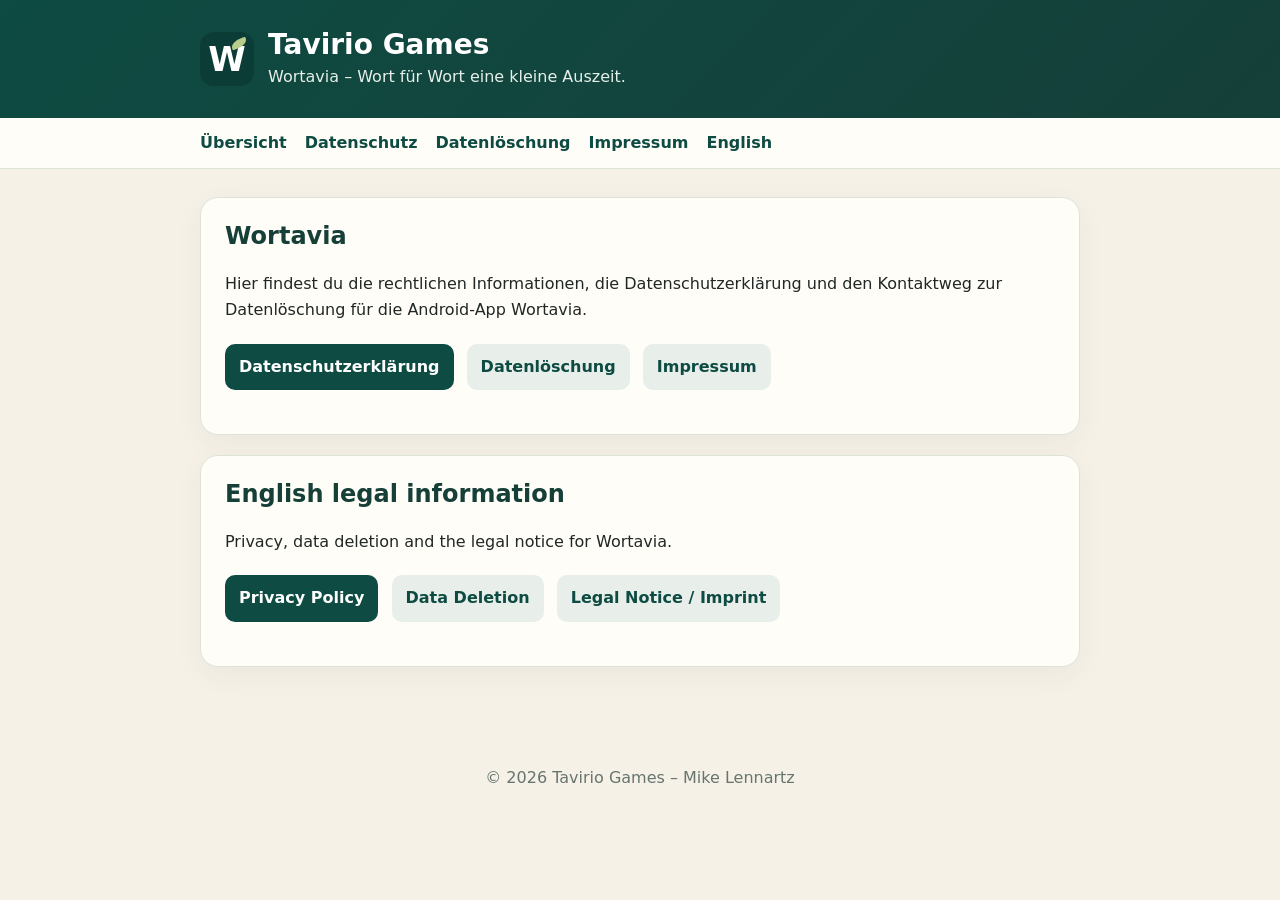
<file: index.html>
<!doctype html>
<html lang="de">
<head>
  <meta charset="utf-8">
  <meta name="viewport" content="width=device-width,initial-scale=1">
  <title>Tavirio Games – Wortavia</title>
  <meta name="description" content="Rechtliche Informationen und Datenschutz für Wortavia von Tavirio Games.">
  <link rel="stylesheet" href="styles.css">
</head>
<body>
  <header>
    <div class="wrap brand">
      <div class="logo" aria-hidden="true">W</div>
      <div><h1>Tavirio Games</h1><p>Wortavia – Wort für Wort eine kleine Auszeit.</p></div>
    </div>
  </header>
  <nav><div class="wrap"><a href="index.html">Übersicht</a><a href="datenschutz.html">Datenschutz</a><a href="datenloeschung.html">Datenlöschung</a><a href="impressum.html">Impressum</a><a href="privacy-en.html">English</a></div></nav>
  <main class="wrap">
    <section class="card">
      <h2>Wortavia</h2>
      <p>Hier findest du die rechtlichen Informationen, die Datenschutzerklärung und den Kontaktweg zur Datenlöschung für die Android-App Wortavia.</p>
      <p><a class="button" href="datenschutz.html">Datenschutzerklärung</a> <a class="button secondary" href="datenloeschung.html">Datenlöschung</a> <a class="button secondary" href="impressum.html">Impressum</a></p>
    </section>
    <section class="card" lang="en">
      <h2>English legal information</h2>
      <p>Privacy, data deletion and the legal notice for Wortavia.</p>
      <p><a class="button" href="privacy-en.html">Privacy Policy</a> <a class="button secondary" href="data-deletion-en.html">Data Deletion</a> <a class="button secondary" href="legal-notice-en.html">Legal Notice / Imprint</a></p>
    </section>
  </main>
  <footer><div class="wrap">© 2026 Tavirio Games – Mike Lennartz</div></footer>
</body>
</html>
</file>
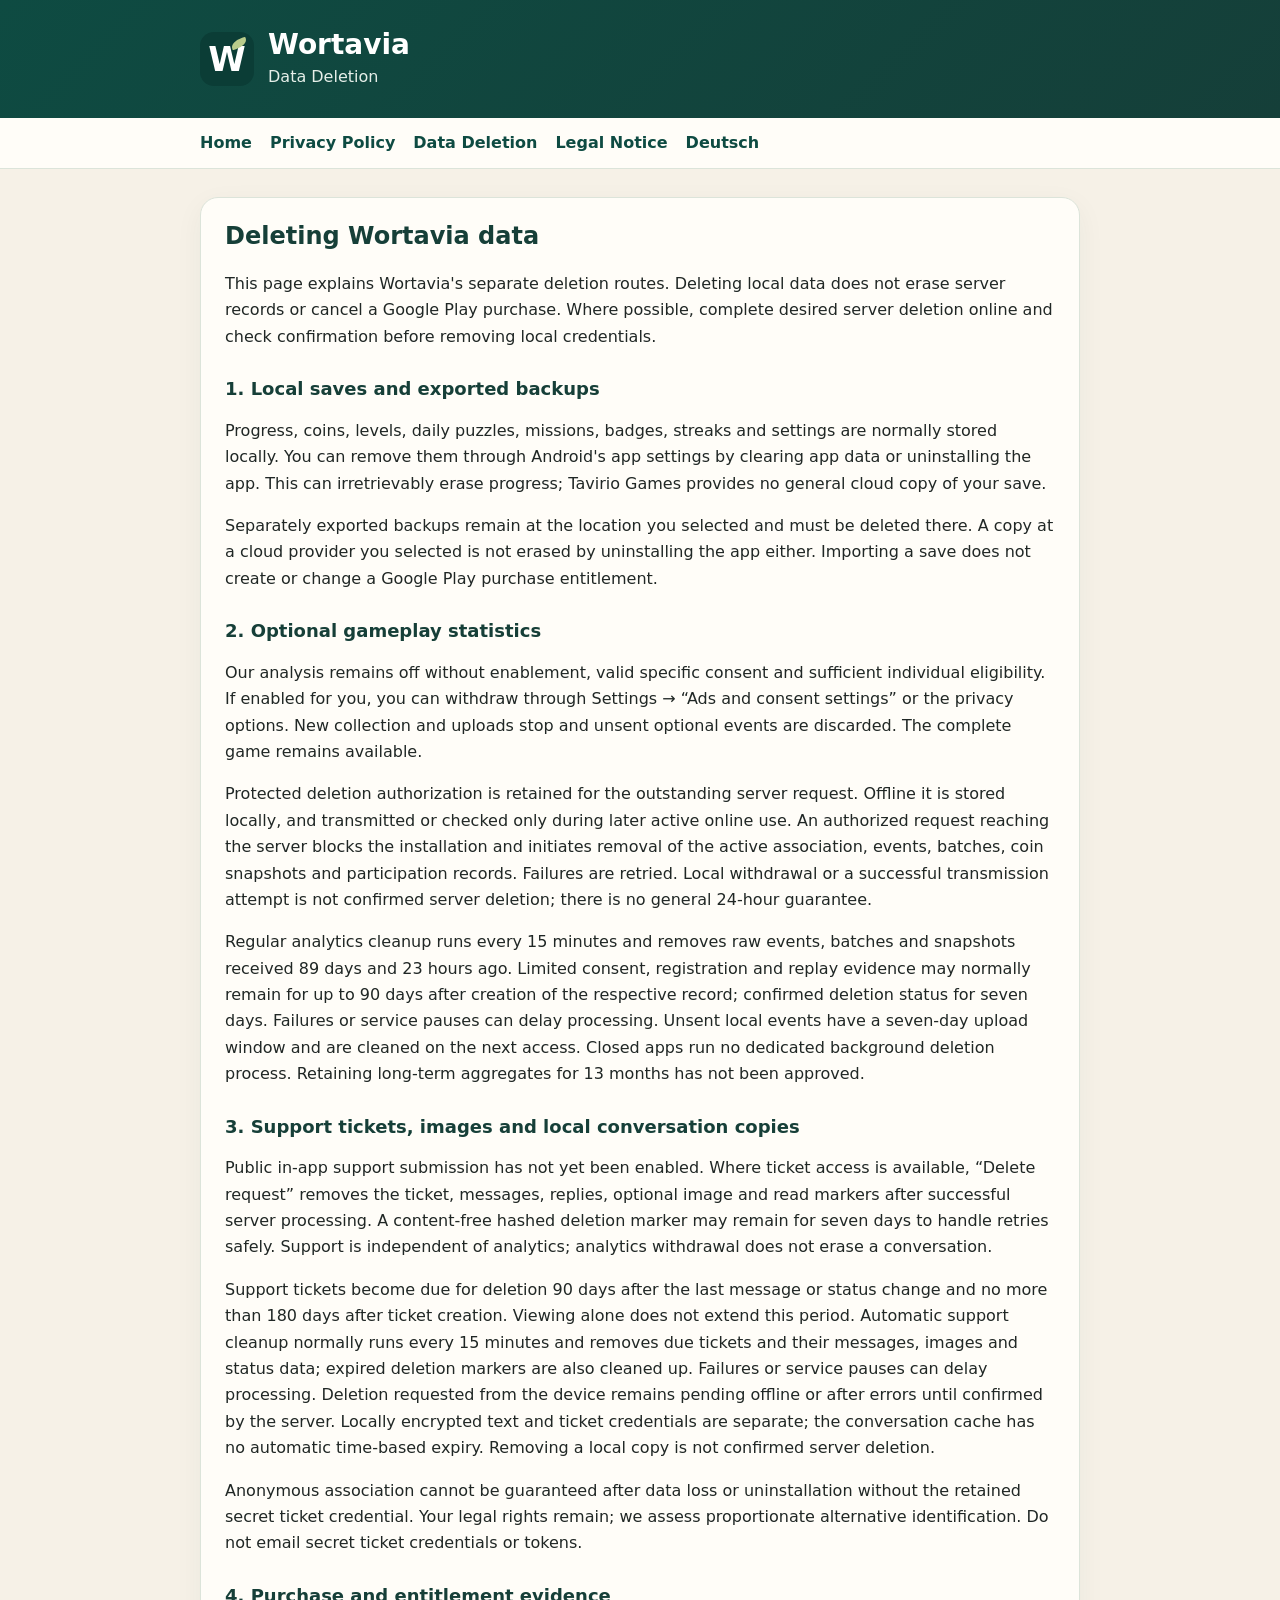
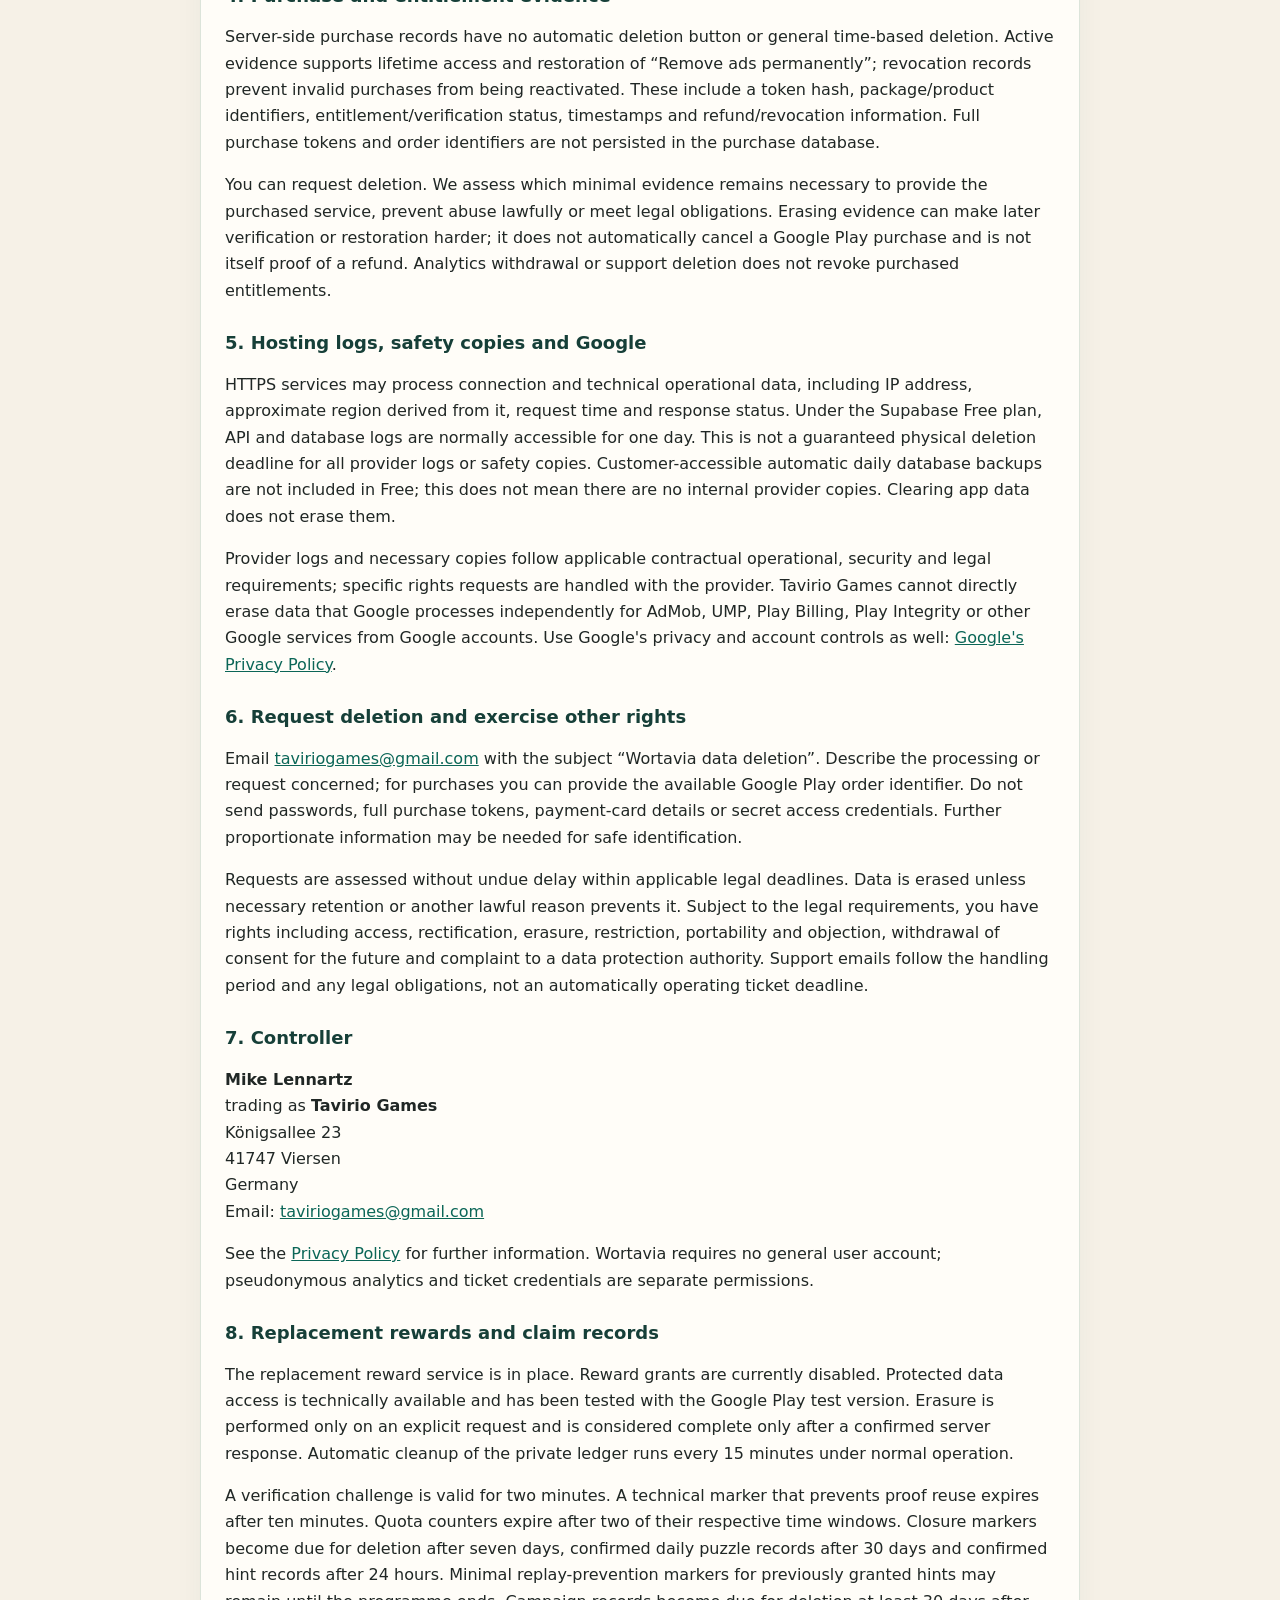
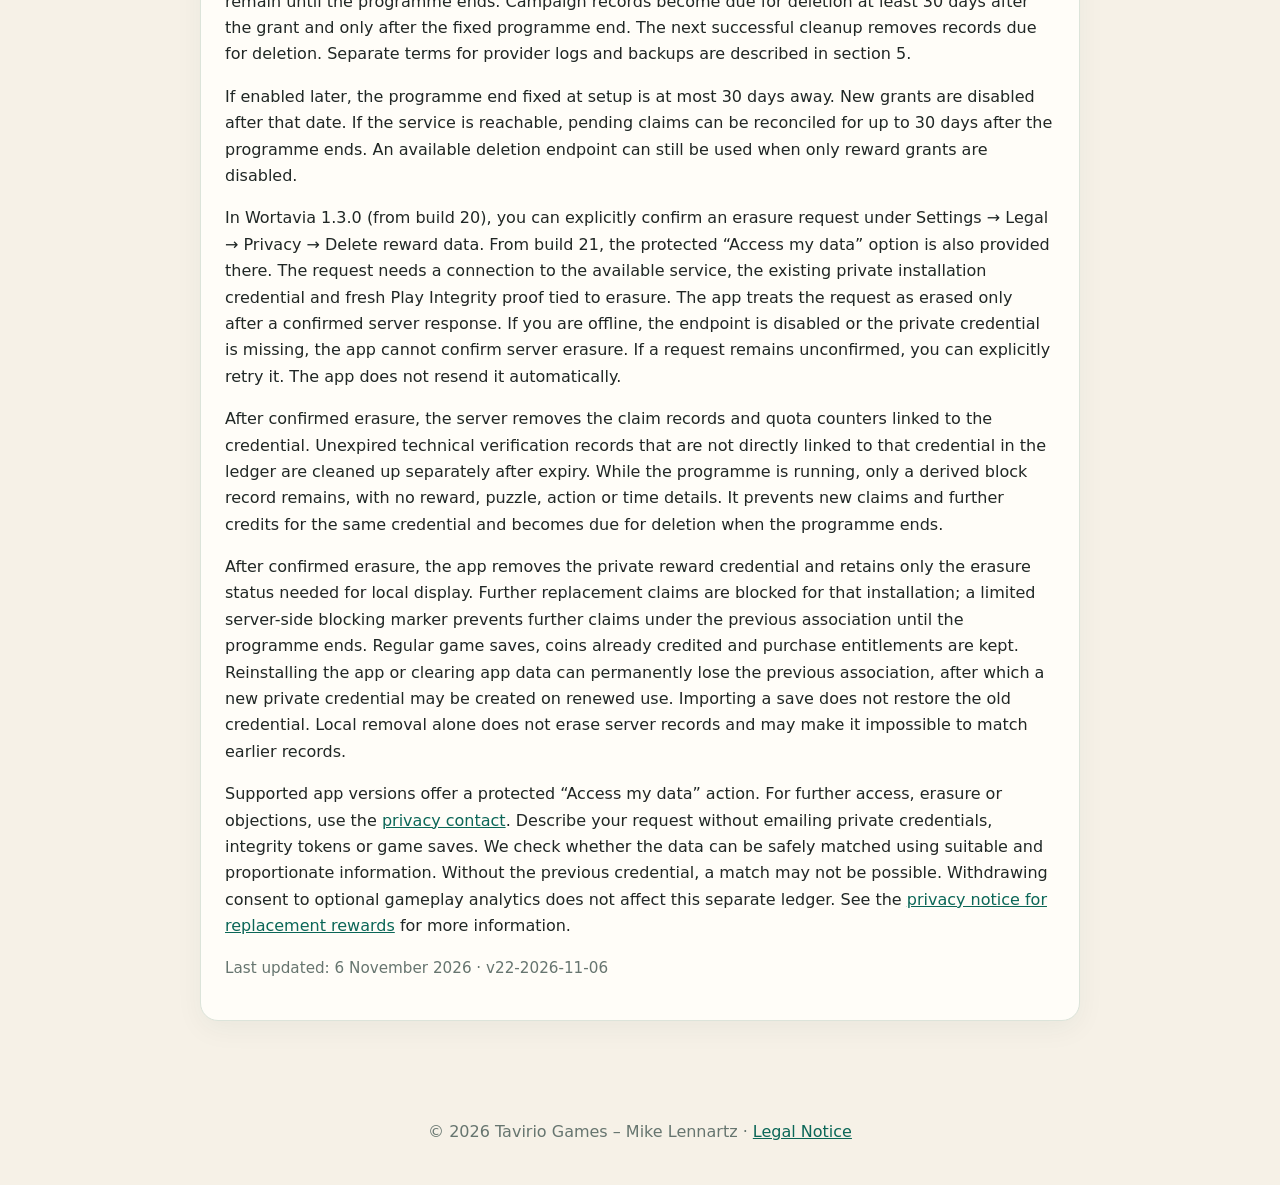
<file: data-deletion-en.html>
<!doctype html>
<html lang="en">
<head><meta charset="utf-8"><meta name="viewport" content="width=device-width,initial-scale=1"><title>Data Deletion – Wortavia</title><meta name="description" content="How to delete Wortavia data and request deletion from Tavirio Games."><link rel="stylesheet" href="styles.css"></head>
<body><header><div class="wrap brand"><div class="logo" aria-hidden="true">W</div><div><h1>Wortavia</h1><p>Data Deletion</p></div></div></header>
<nav><div class="wrap"><a href="index.html">Home</a><a href="privacy-en.html">Privacy Policy</a><a href="data-deletion-en.html" aria-current="page">Data Deletion</a><a href="legal-notice-en.html">Legal Notice</a><a href="datenloeschung.html" lang="de" hreflang="de">Deutsch</a></div></nav>
<main class="wrap"><section class="card">
<h2>Deleting Wortavia data</h2>
<p>This page explains Wortavia's separate deletion routes. Deleting local data does not erase server records or cancel a Google Play purchase. Where possible, complete desired server deletion online and check confirmation before removing local credentials.</p>
<h3>1. Local saves and exported backups</h3>
<p>Progress, coins, levels, daily puzzles, missions, badges, streaks and settings are normally stored locally. You can remove them through Android's app settings by clearing app data or uninstalling the app. This can irretrievably erase progress; Tavirio Games provides no general cloud copy of your save.</p>
<p>Separately exported backups remain at the location you selected and must be deleted there. A copy at a cloud provider you selected is not erased by uninstalling the app either. Importing a save does not create or change a Google Play purchase entitlement.</p>
<h3>2. Optional gameplay statistics</h3>
<p>Our analysis remains off without enablement, valid specific consent and sufficient individual eligibility. If enabled for you, you can withdraw through Settings → “Ads and consent settings” or the privacy options. New collection and uploads stop and unsent optional events are discarded. The complete game remains available.</p>
<p>Protected deletion authorization is retained for the outstanding server request. Offline it is stored locally, and transmitted or checked only during later active online use. An authorized request reaching the server blocks the installation and initiates removal of the active association, events, batches, coin snapshots and participation records. Failures are retried. Local withdrawal or a successful transmission attempt is not confirmed server deletion; there is no general 24-hour guarantee.</p>
<p>Regular analytics cleanup runs every 15 minutes and removes raw events, batches and snapshots received 89 days and 23 hours ago. Limited consent, registration and replay evidence may normally remain for up to 90 days after creation of the respective record; confirmed deletion status for seven days. Failures or service pauses can delay processing. Unsent local events have a seven-day upload window and are cleaned on the next access. Closed apps run no dedicated background deletion process. Retaining long-term aggregates for 13 months has not been approved.</p>
<h3>3. Support tickets, images and local conversation copies</h3>
<p>Public in-app support submission has not yet been enabled. Where ticket access is available, “Delete request” removes the ticket, messages, replies, optional image and read markers after successful server processing. A content-free hashed deletion marker may remain for seven days to handle retries safely. Support is independent of analytics; analytics withdrawal does not erase a conversation.</p>
<p>Support tickets become due for deletion 90 days after the last message or status change and no more than 180 days after ticket creation. Viewing alone does not extend this period. Automatic support cleanup normally runs every 15 minutes and removes due tickets and their messages, images and status data; expired deletion markers are also cleaned up. Failures or service pauses can delay processing. Deletion requested from the device remains pending offline or after errors until confirmed by the server. Locally encrypted text and ticket credentials are separate; the conversation cache has no automatic time-based expiry. Removing a local copy is not confirmed server deletion.</p>
<p>Anonymous association cannot be guaranteed after data loss or uninstallation without the retained secret ticket credential. Your legal rights remain; we assess proportionate alternative identification. Do not email secret ticket credentials or tokens.</p>
<h3>4. Purchase and entitlement evidence</h3>
<p>Server-side purchase records have no automatic deletion button or general time-based deletion. Active evidence supports lifetime access and restoration of “Remove ads permanently”; revocation records prevent invalid purchases from being reactivated. These include a token hash, package/product identifiers, entitlement/verification status, timestamps and refund/revocation information. Full purchase tokens and order identifiers are not persisted in the purchase database.</p>
<p>You can request deletion. We assess which minimal evidence remains necessary to provide the purchased service, prevent abuse lawfully or meet legal obligations. Erasing evidence can make later verification or restoration harder; it does not automatically cancel a Google Play purchase and is not itself proof of a refund. Analytics withdrawal or support deletion does not revoke purchased entitlements.</p>
<h3>5. Hosting logs, safety copies and Google</h3>
<p>HTTPS services may process connection and technical operational data, including IP address, approximate region derived from it, request time and response status. Under the Supabase Free plan, API and database logs are normally accessible for one day. This is not a guaranteed physical deletion deadline for all provider logs or safety copies. Customer-accessible automatic daily database backups are not included in Free; this does not mean there are no internal provider copies. Clearing app data does not erase them.</p>
<p>Provider logs and necessary copies follow applicable contractual operational, security and legal requirements; specific rights requests are handled with the provider. Tavirio Games cannot directly erase data that Google processes independently for AdMob, UMP, Play Billing, Play Integrity or other Google services from Google accounts. Use Google's privacy and account controls as well: <a href="https://policies.google.com/privacy?hl=en">Google's Privacy Policy</a>.</p>
<h3>6. Request deletion and exercise other rights</h3>
<p>Email <a href="mailto:taviriogames@gmail.com?subject=Wortavia%20data%20deletion">taviriogames@gmail.com</a> with the subject “Wortavia data deletion”. Describe the processing or request concerned; for purchases you can provide the available Google Play order identifier. Do not send passwords, full purchase tokens, payment-card details or secret access credentials. Further proportionate information may be needed for safe identification.</p>
<p>Requests are assessed without undue delay within applicable legal deadlines. Data is erased unless necessary retention or another lawful reason prevents it. Subject to the legal requirements, you have rights including access, rectification, erasure, restriction, portability and objection, withdrawal of consent for the future and complaint to a data protection authority. Support emails follow the handling period and any legal obligations, not an automatically operating ticket deadline.</p>
<h3>7. Controller</h3>
<p><strong>Mike Lennartz</strong><br>trading as <strong>Tavirio Games</strong><br>Königsallee 23<br>41747 Viersen<br>Germany<br>Email: <a href="mailto:taviriogames@gmail.com">taviriogames@gmail.com</a></p>
<p>See the <a href="privacy-en.html">Privacy Policy</a> for further information. Wortavia requires no general user account; pseudonymous analytics and ticket credentials are separate permissions.</p>

<h3 id="replacement-rewards">8. Replacement rewards and claim records</h3>
<p>The replacement reward service is in place. Reward grants are currently disabled. Protected data access is technically available and has been tested with the Google Play test version. Erasure is performed only on an explicit request and is considered complete only after a confirmed server response. Automatic cleanup of the private ledger runs every 15 minutes under normal operation.</p>
<p>A verification challenge is valid for two minutes. A technical marker that prevents proof reuse expires after ten minutes. Quota counters expire after two of their respective time windows. Closure markers become due for deletion after seven days, confirmed daily puzzle records after 30 days and confirmed hint records after 24 hours. Minimal replay-prevention markers for previously granted hints may remain until the programme ends. Campaign records become due for deletion at least 30 days after the grant and only after the fixed programme end. The next successful cleanup removes records due for deletion. Separate terms for provider logs and backups are described in section 5.</p>
<p>If enabled later, the programme end fixed at setup is at most 30 days away. New grants are disabled after that date. If the service is reachable, pending claims can be reconciled for up to 30 days after the programme ends. An available deletion endpoint can still be used when only reward grants are disabled.</p>
<p>In Wortavia 1.3.0 (from build 20), you can explicitly confirm an erasure request under Settings → Legal → Privacy → Delete reward data. From build 21, the protected “Access my data” option is also provided there. The request needs a connection to the available service, the existing private installation credential and fresh Play Integrity proof tied to erasure. The app treats the request as erased only after a confirmed server response. If you are offline, the endpoint is disabled or the private credential is missing, the app cannot confirm server erasure. If a request remains unconfirmed, you can explicitly retry it. The app does not resend it automatically.</p>
<p>After confirmed erasure, the server removes the claim records and quota counters linked to the credential. Unexpired technical verification records that are not directly linked to that credential in the ledger are cleaned up separately after expiry. While the programme is running, only a derived block record remains, with no reward, puzzle, action or time details. It prevents new claims and further credits for the same credential and becomes due for deletion when the programme ends.</p>
<p>After confirmed erasure, the app removes the private reward credential and retains only the erasure status needed for local display. Further replacement claims are blocked for that installation; a limited server-side blocking marker prevents further claims under the previous association until the programme ends. Regular game saves, coins already credited and purchase entitlements are kept. Reinstalling the app or clearing app data can permanently lose the previous association, after which a new private credential may be created on renewed use. Importing a save does not restore the old credential. Local removal alone does not erase server records and may make it impossible to match earlier records.</p>
<p>Supported app versions offer a protected “Access my data” action. For further access, erasure or objections, use the <a href="mailto:taviriogames@gmail.com?subject=Wortavia%20replacement%20reward%20privacy">privacy contact</a>. Describe your request without emailing private credentials, integrity tokens or game saves. We check whether the data can be safely matched using suitable and proportionate information. Without the previous credential, a match may not be possible. Withdrawing consent to optional gameplay analytics does not affect this separate ledger. See the <a href="privacy-en.html#replacement-rewards">privacy notice for replacement rewards</a> for more information.</p>

<p class="small">Last updated: <time datetime="2026-11-06">6 November 2026</time> · v22-2026-11-06</p>
</section></main><footer><div class="wrap">© 2026 Tavirio Games – Mike Lennartz · <a href="legal-notice-en.html">Legal Notice</a></div></footer></body></html>
</file>
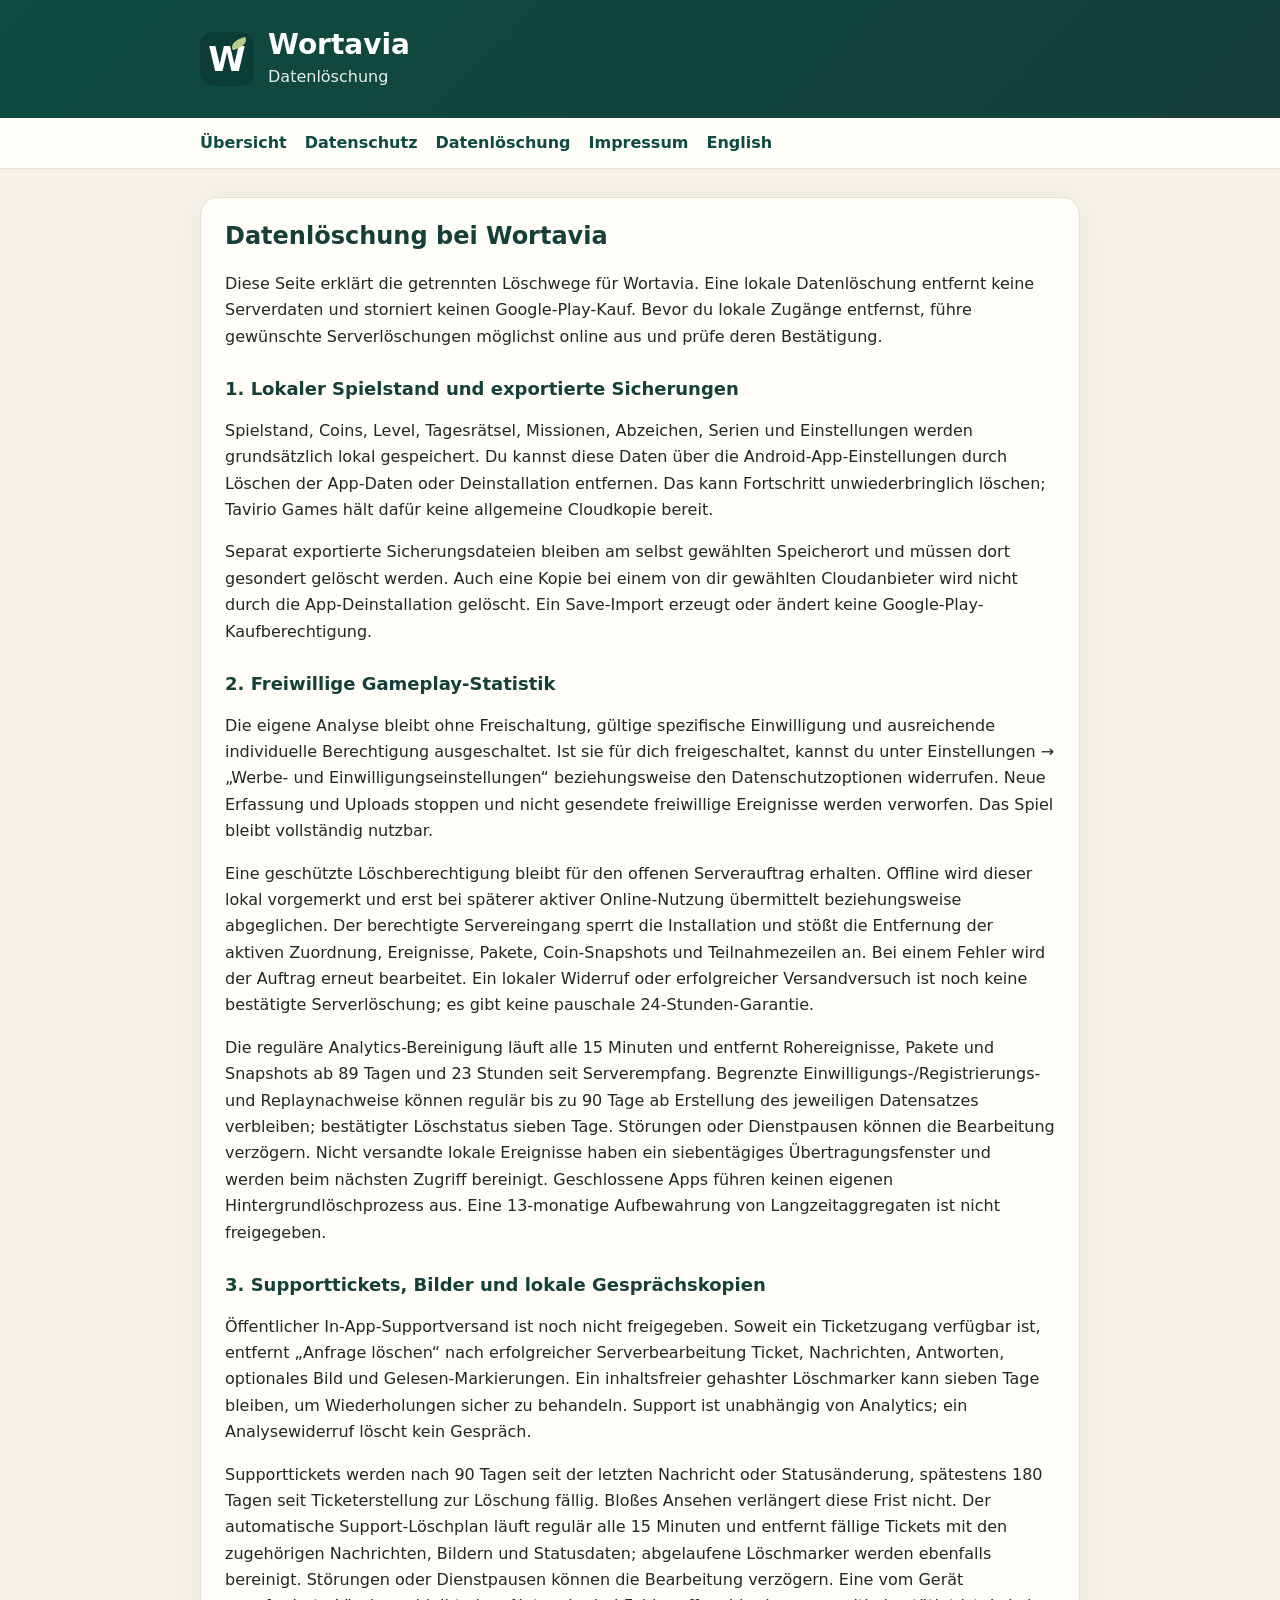
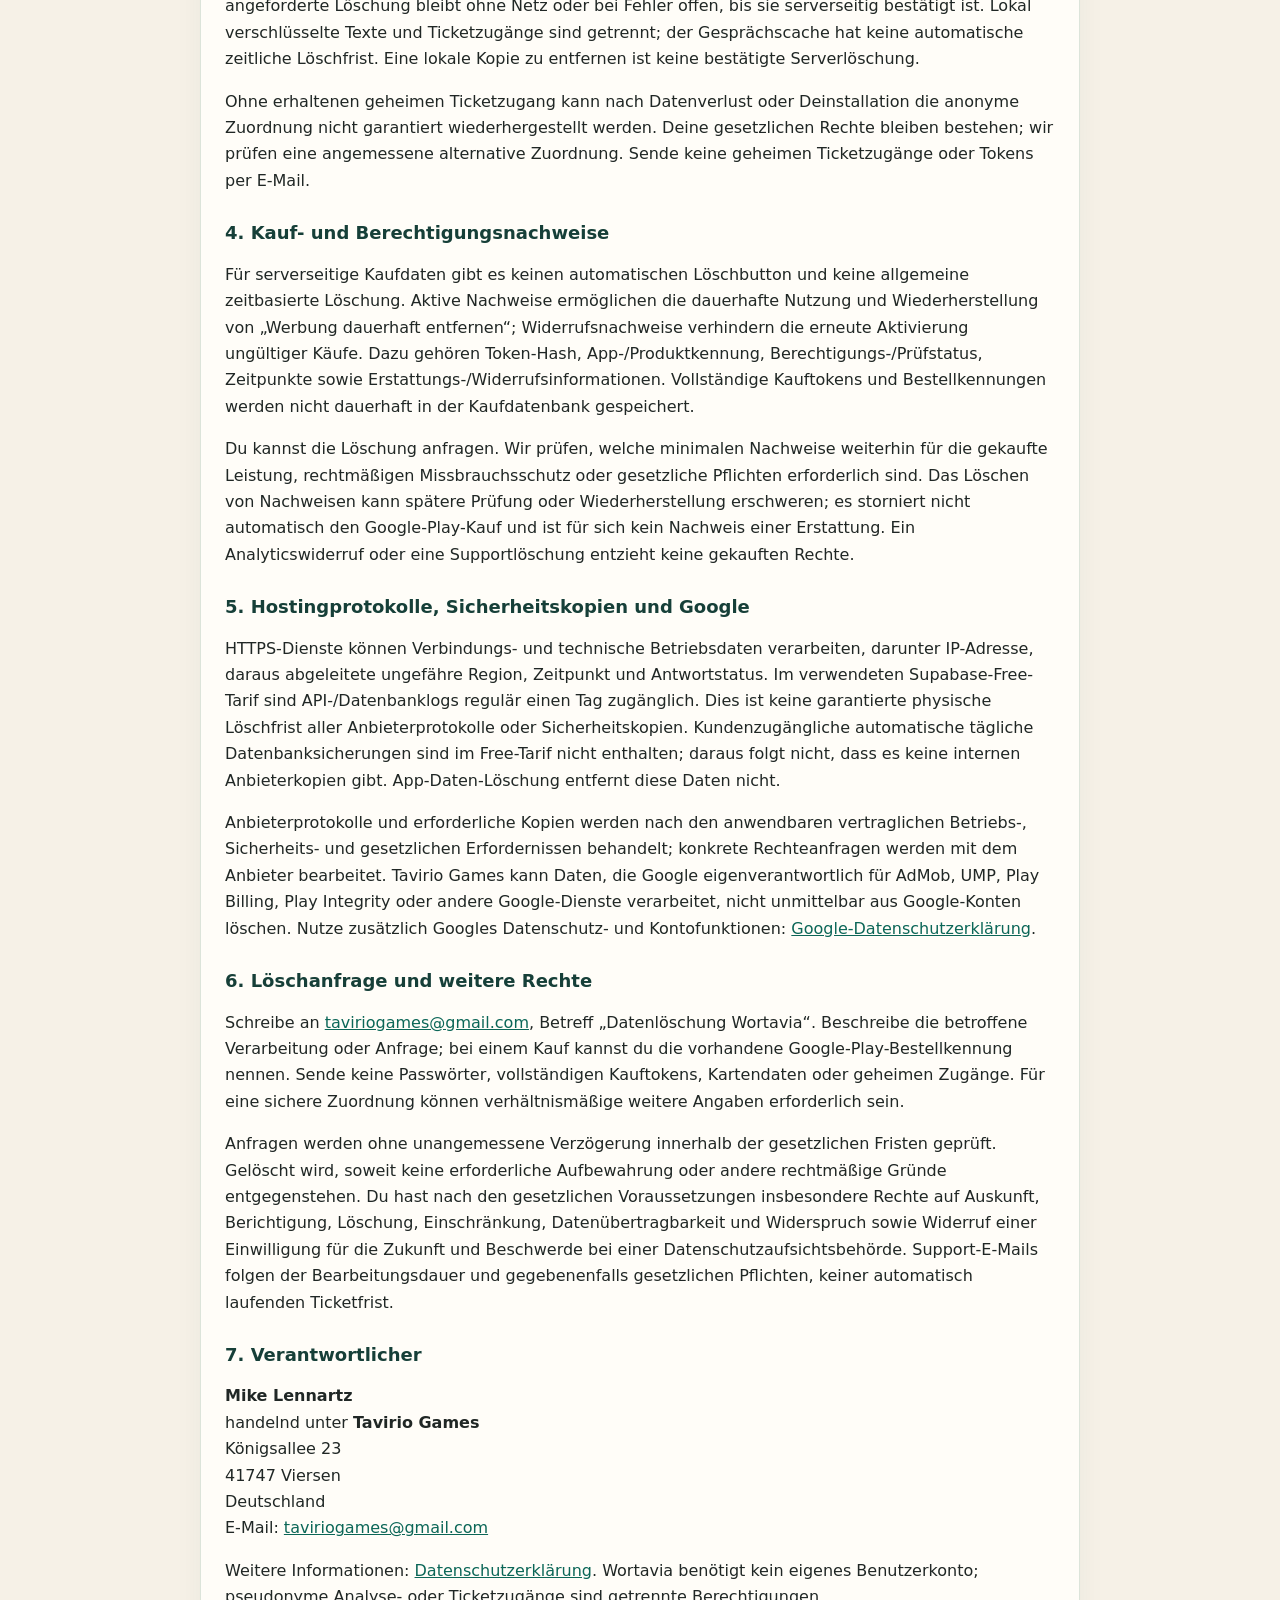
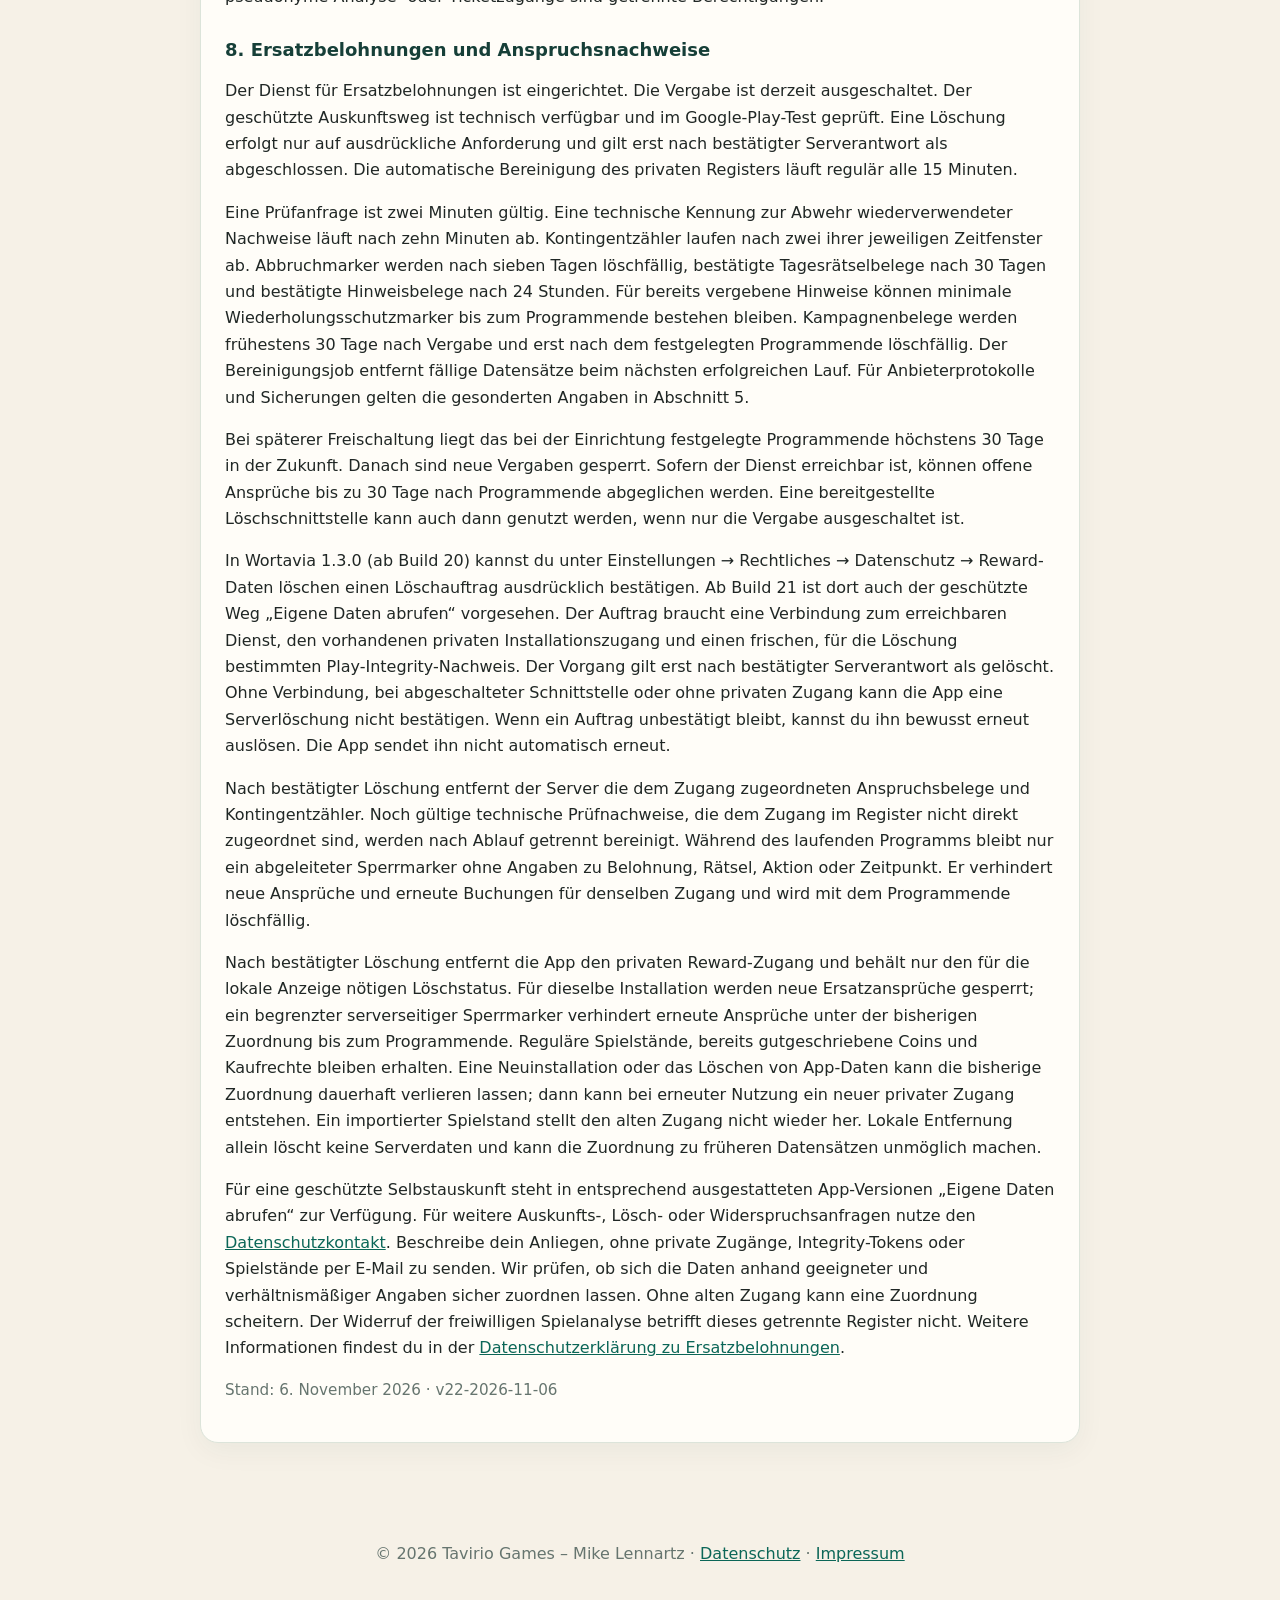
<file: datenloeschung.html>
<!doctype html>
<html lang="de">
<head>
  <meta charset="utf-8">
  <meta name="viewport" content="width=device-width,initial-scale=1">
  <title>Datenlöschung – Wortavia</title>
  <meta name="description" content="Informationen und Kontaktweg zur Löschung von Daten bei Wortavia von Tavirio Games.">
  <link rel="stylesheet" href="styles.css">
</head>
<body>
  <header><div class="wrap brand"><div class="logo" aria-hidden="true">W</div><div><h1>Wortavia</h1><p>Datenlöschung</p></div></div></header>
  <nav><div class="wrap"><a href="index.html">Übersicht</a><a href="datenschutz.html">Datenschutz</a><a href="datenloeschung.html" aria-current="page">Datenlöschung</a><a href="impressum.html">Impressum</a><a href="data-deletion-en.html" lang="en" hreflang="en">English</a></div></nav>
  <main class="wrap">
    <section class="card">
<h2>Datenlöschung bei Wortavia</h2>
<p>Diese Seite erklärt die getrennten Löschwege für Wortavia. Eine lokale Datenlöschung entfernt keine Serverdaten und storniert keinen Google-Play-Kauf. Bevor du lokale Zugänge entfernst, führe gewünschte Serverlöschungen möglichst online aus und prüfe deren Bestätigung.</p>
<h3>1. Lokaler Spielstand und exportierte Sicherungen</h3>
<p>Spielstand, Coins, Level, Tagesrätsel, Missionen, Abzeichen, Serien und Einstellungen werden grundsätzlich lokal gespeichert. Du kannst diese Daten über die Android-App-Einstellungen durch Löschen der App-Daten oder Deinstallation entfernen. Das kann Fortschritt unwiederbringlich löschen; Tavirio Games hält dafür keine allgemeine Cloudkopie bereit.</p>
<p>Separat exportierte Sicherungsdateien bleiben am selbst gewählten Speicherort und müssen dort gesondert gelöscht werden. Auch eine Kopie bei einem von dir gewählten Cloudanbieter wird nicht durch die App-Deinstallation gelöscht. Ein Save-Import erzeugt oder ändert keine Google-Play-Kaufberechtigung.</p>
<h3>2. Freiwillige Gameplay-Statistik</h3>
<p>Die eigene Analyse bleibt ohne Freischaltung, gültige spezifische Einwilligung und ausreichende individuelle Berechtigung ausgeschaltet. Ist sie für dich freigeschaltet, kannst du unter Einstellungen → „Werbe- und Einwilligungseinstellungen“ beziehungsweise den Datenschutzoptionen widerrufen. Neue Erfassung und Uploads stoppen und nicht gesendete freiwillige Ereignisse werden verworfen. Das Spiel bleibt vollständig nutzbar.</p>
<p>Eine geschützte Löschberechtigung bleibt für den offenen Serverauftrag erhalten. Offline wird dieser lokal vorgemerkt und erst bei späterer aktiver Online-Nutzung übermittelt beziehungsweise abgeglichen. Der berechtigte Servereingang sperrt die Installation und stößt die Entfernung der aktiven Zuordnung, Ereignisse, Pakete, Coin-Snapshots und Teilnahmezeilen an. Bei einem Fehler wird der Auftrag erneut bearbeitet. Ein lokaler Widerruf oder erfolgreicher Versandversuch ist noch keine bestätigte Serverlöschung; es gibt keine pauschale 24-Stunden-Garantie.</p>
<p>Die reguläre Analytics-Bereinigung läuft alle 15 Minuten und entfernt Rohereignisse, Pakete und Snapshots ab 89 Tagen und 23 Stunden seit Serverempfang. Begrenzte Einwilligungs-/Registrierungs- und Replaynachweise können regulär bis zu 90 Tage ab Erstellung des jeweiligen Datensatzes verbleiben; bestätigter Löschstatus sieben Tage. Störungen oder Dienstpausen können die Bearbeitung verzögern. Nicht versandte lokale Ereignisse haben ein siebentägiges Übertragungsfenster und werden beim nächsten Zugriff bereinigt. Geschlossene Apps führen keinen eigenen Hintergrundlöschprozess aus. Eine 13-monatige Aufbewahrung von Langzeitaggregaten ist nicht freigegeben.</p>
<h3>3. Supporttickets, Bilder und lokale Gesprächskopien</h3>
<p>Öffentlicher In-App-Supportversand ist noch nicht freigegeben. Soweit ein Ticketzugang verfügbar ist, entfernt „Anfrage löschen“ nach erfolgreicher Serverbearbeitung Ticket, Nachrichten, Antworten, optionales Bild und Gelesen-Markierungen. Ein inhaltsfreier gehashter Löschmarker kann sieben Tage bleiben, um Wiederholungen sicher zu behandeln. Support ist unabhängig von Analytics; ein Analysewiderruf löscht kein Gespräch.</p>
<p>Supporttickets werden nach 90 Tagen seit der letzten Nachricht oder Statusänderung, spätestens 180 Tagen seit Ticketerstellung zur Löschung fällig. Bloßes Ansehen verlängert diese Frist nicht. Der automatische Support-Löschplan läuft regulär alle 15 Minuten und entfernt fällige Tickets mit den zugehörigen Nachrichten, Bildern und Statusdaten; abgelaufene Löschmarker werden ebenfalls bereinigt. Störungen oder Dienstpausen können die Bearbeitung verzögern. Eine vom Gerät angeforderte Löschung bleibt ohne Netz oder bei Fehler offen, bis sie serverseitig bestätigt ist. Lokal verschlüsselte Texte und Ticketzugänge sind getrennt; der Gesprächscache hat keine automatische zeitliche Löschfrist. Eine lokale Kopie zu entfernen ist keine bestätigte Serverlöschung.</p>
<p>Ohne erhaltenen geheimen Ticketzugang kann nach Datenverlust oder Deinstallation die anonyme Zuordnung nicht garantiert wiederhergestellt werden. Deine gesetzlichen Rechte bleiben bestehen; wir prüfen eine angemessene alternative Zuordnung. Sende keine geheimen Ticketzugänge oder Tokens per E-Mail.</p>
<h3>4. Kauf- und Berechtigungsnachweise</h3>
<p>Für serverseitige Kaufdaten gibt es keinen automatischen Löschbutton und keine allgemeine zeitbasierte Löschung. Aktive Nachweise ermöglichen die dauerhafte Nutzung und Wiederherstellung von „Werbung dauerhaft entfernen“; Widerrufsnachweise verhindern die erneute Aktivierung ungültiger Käufe. Dazu gehören Token-Hash, App-/Produktkennung, Berechtigungs-/Prüfstatus, Zeitpunkte sowie Erstattungs-/Widerrufsinformationen. Vollständige Kauftokens und Bestellkennungen werden nicht dauerhaft in der Kaufdatenbank gespeichert.</p>
<p>Du kannst die Löschung anfragen. Wir prüfen, welche minimalen Nachweise weiterhin für die gekaufte Leistung, rechtmäßigen Missbrauchsschutz oder gesetzliche Pflichten erforderlich sind. Das Löschen von Nachweisen kann spätere Prüfung oder Wiederherstellung erschweren; es storniert nicht automatisch den Google-Play-Kauf und ist für sich kein Nachweis einer Erstattung. Ein Analyticswiderruf oder eine Supportlöschung entzieht keine gekauften Rechte.</p>
<h3>5. Hostingprotokolle, Sicherheitskopien und Google</h3>
<p>HTTPS-Dienste können Verbindungs- und technische Betriebsdaten verarbeiten, darunter IP-Adresse, daraus abgeleitete ungefähre Region, Zeitpunkt und Antwortstatus. Im verwendeten Supabase-Free-Tarif sind API-/Datenbanklogs regulär einen Tag zugänglich. Dies ist keine garantierte physische Löschfrist aller Anbieterprotokolle oder Sicherheitskopien. Kundenzugängliche automatische tägliche Datenbanksicherungen sind im Free-Tarif nicht enthalten; daraus folgt nicht, dass es keine internen Anbieterkopien gibt. App-Daten-Löschung entfernt diese Daten nicht.</p>
<p>Anbieterprotokolle und erforderliche Kopien werden nach den anwendbaren vertraglichen Betriebs-, Sicherheits- und gesetzlichen Erfordernissen behandelt; konkrete Rechteanfragen werden mit dem Anbieter bearbeitet. Tavirio Games kann Daten, die Google eigenverantwortlich für AdMob, UMP, Play Billing, Play Integrity oder andere Google-Dienste verarbeitet, nicht unmittelbar aus Google-Konten löschen. Nutze zusätzlich Googles Datenschutz- und Kontofunktionen: <a href="https://policies.google.com/privacy?hl=de">Google-Datenschutzerklärung</a>.</p>
<h3>6. Löschanfrage und weitere Rechte</h3>
<p>Schreibe an <a href="mailto:taviriogames@gmail.com?subject=Datenl%C3%B6schung%20Wortavia">taviriogames@gmail.com</a>, Betreff „Datenlöschung Wortavia“. Beschreibe die betroffene Verarbeitung oder Anfrage; bei einem Kauf kannst du die vorhandene Google-Play-Bestellkennung nennen. Sende keine Passwörter, vollständigen Kauftokens, Kartendaten oder geheimen Zugänge. Für eine sichere Zuordnung können verhältnismäßige weitere Angaben erforderlich sein.</p>
<p>Anfragen werden ohne unangemessene Verzögerung innerhalb der gesetzlichen Fristen geprüft. Gelöscht wird, soweit keine erforderliche Aufbewahrung oder andere rechtmäßige Gründe entgegenstehen. Du hast nach den gesetzlichen Voraussetzungen insbesondere Rechte auf Auskunft, Berichtigung, Löschung, Einschränkung, Datenübertragbarkeit und Widerspruch sowie Widerruf einer Einwilligung für die Zukunft und Beschwerde bei einer Datenschutzaufsichtsbehörde. Support-E-Mails folgen der Bearbeitungsdauer und gegebenenfalls gesetzlichen Pflichten, keiner automatisch laufenden Ticketfrist.</p>
<h3>7. Verantwortlicher</h3>
<p><strong>Mike Lennartz</strong><br>handelnd unter <strong>Tavirio Games</strong><br>Königsallee 23<br>41747 Viersen<br>Deutschland<br>E-Mail: <a href="mailto:taviriogames@gmail.com">taviriogames@gmail.com</a></p>
<p>Weitere Informationen: <a href="datenschutz.html">Datenschutzerklärung</a>. Wortavia benötigt kein eigenes Benutzerkonto; pseudonyme Analyse- oder Ticketzugänge sind getrennte Berechtigungen.</p>

<h3 id="replacement-rewards">8. Ersatzbelohnungen und Anspruchsnachweise</h3>
<p>Der Dienst für Ersatzbelohnungen ist eingerichtet. Die Vergabe ist derzeit ausgeschaltet. Der geschützte Auskunftsweg ist technisch verfügbar und im Google-Play-Test geprüft. Eine Löschung erfolgt nur auf ausdrückliche Anforderung und gilt erst nach bestätigter Serverantwort als abgeschlossen. Die automatische Bereinigung des privaten Registers läuft regulär alle 15 Minuten.</p>
<p>Eine Prüfanfrage ist zwei Minuten gültig. Eine technische Kennung zur Abwehr wiederverwendeter Nachweise läuft nach zehn Minuten ab. Kontingentzähler laufen nach zwei ihrer jeweiligen Zeitfenster ab. Abbruchmarker werden nach sieben Tagen löschfällig, bestätigte Tagesrätselbelege nach 30 Tagen und bestätigte Hinweisbelege nach 24 Stunden. Für bereits vergebene Hinweise können minimale Wiederholungsschutzmarker bis zum Programmende bestehen bleiben. Kampagnenbelege werden frühestens 30 Tage nach Vergabe und erst nach dem festgelegten Programmende löschfällig. Der Bereinigungsjob entfernt fällige Datensätze beim nächsten erfolgreichen Lauf. Für Anbieterprotokolle und Sicherungen gelten die gesonderten Angaben in Abschnitt 5.</p>
<p>Bei späterer Freischaltung liegt das bei der Einrichtung festgelegte Programmende höchstens 30 Tage in der Zukunft. Danach sind neue Vergaben gesperrt. Sofern der Dienst erreichbar ist, können offene Ansprüche bis zu 30 Tage nach Programmende abgeglichen werden. Eine bereitgestellte Löschschnittstelle kann auch dann genutzt werden, wenn nur die Vergabe ausgeschaltet ist.</p>
<p>In Wortavia 1.3.0 (ab Build 20) kannst du unter Einstellungen → Rechtliches → Datenschutz → Reward-Daten löschen einen Löschauftrag ausdrücklich bestätigen. Ab Build 21 ist dort auch der geschützte Weg „Eigene Daten abrufen“ vorgesehen. Der Auftrag braucht eine Verbindung zum erreichbaren Dienst, den vorhandenen privaten Installationszugang und einen frischen, für die Löschung bestimmten Play-Integrity-Nachweis. Der Vorgang gilt erst nach bestätigter Serverantwort als gelöscht. Ohne Verbindung, bei abgeschalteter Schnittstelle oder ohne privaten Zugang kann die App eine Serverlöschung nicht bestätigen. Wenn ein Auftrag unbestätigt bleibt, kannst du ihn bewusst erneut auslösen. Die App sendet ihn nicht automatisch erneut.</p>
<p>Nach bestätigter Löschung entfernt der Server die dem Zugang zugeordneten Anspruchsbelege und Kontingentzähler. Noch gültige technische Prüfnachweise, die dem Zugang im Register nicht direkt zugeordnet sind, werden nach Ablauf getrennt bereinigt. Während des laufenden Programms bleibt nur ein abgeleiteter Sperrmarker ohne Angaben zu Belohnung, Rätsel, Aktion oder Zeitpunkt. Er verhindert neue Ansprüche und erneute Buchungen für denselben Zugang und wird mit dem Programmende löschfällig.</p>
<p>Nach bestätigter Löschung entfernt die App den privaten Reward-Zugang und behält nur den für die lokale Anzeige nötigen Löschstatus. Für dieselbe Installation werden neue Ersatzansprüche gesperrt; ein begrenzter serverseitiger Sperrmarker verhindert erneute Ansprüche unter der bisherigen Zuordnung bis zum Programmende. Reguläre Spielstände, bereits gutgeschriebene Coins und Kaufrechte bleiben erhalten. Eine Neuinstallation oder das Löschen von App-Daten kann die bisherige Zuordnung dauerhaft verlieren lassen; dann kann bei erneuter Nutzung ein neuer privater Zugang entstehen. Ein importierter Spielstand stellt den alten Zugang nicht wieder her. Lokale Entfernung allein löscht keine Serverdaten und kann die Zuordnung zu früheren Datensätzen unmöglich machen.</p>
<p>Für eine geschützte Selbstauskunft steht in entsprechend ausgestatteten App-Versionen „Eigene Daten abrufen“ zur Verfügung. Für weitere Auskunfts-, Lösch- oder Widerspruchsanfragen nutze den <a href="mailto:taviriogames@gmail.com?subject=Wortavia%20Ersatzbelohnungen%20Datenschutz">Datenschutzkontakt</a>. Beschreibe dein Anliegen, ohne private Zugänge, Integrity-Tokens oder Spielstände per E-Mail zu senden. Wir prüfen, ob sich die Daten anhand geeigneter und verhältnismäßiger Angaben sicher zuordnen lassen. Ohne alten Zugang kann eine Zuordnung scheitern. Der Widerruf der freiwilligen Spielanalyse betrifft dieses getrennte Register nicht. Weitere Informationen findest du in der <a href="datenschutz.html#replacement-rewards">Datenschutzerklärung zu Ersatzbelohnungen</a>.</p>

<p class="small">Stand: <time datetime="2026-11-06">6. November 2026</time> · v22-2026-11-06</p>
</section>
  </main>
  <footer><div class="wrap">© 2026 Tavirio Games – Mike Lennartz · <a href="datenschutz.html">Datenschutz</a> · <a href="impressum.html">Impressum</a></div></footer>
</body>
</html>
</file>
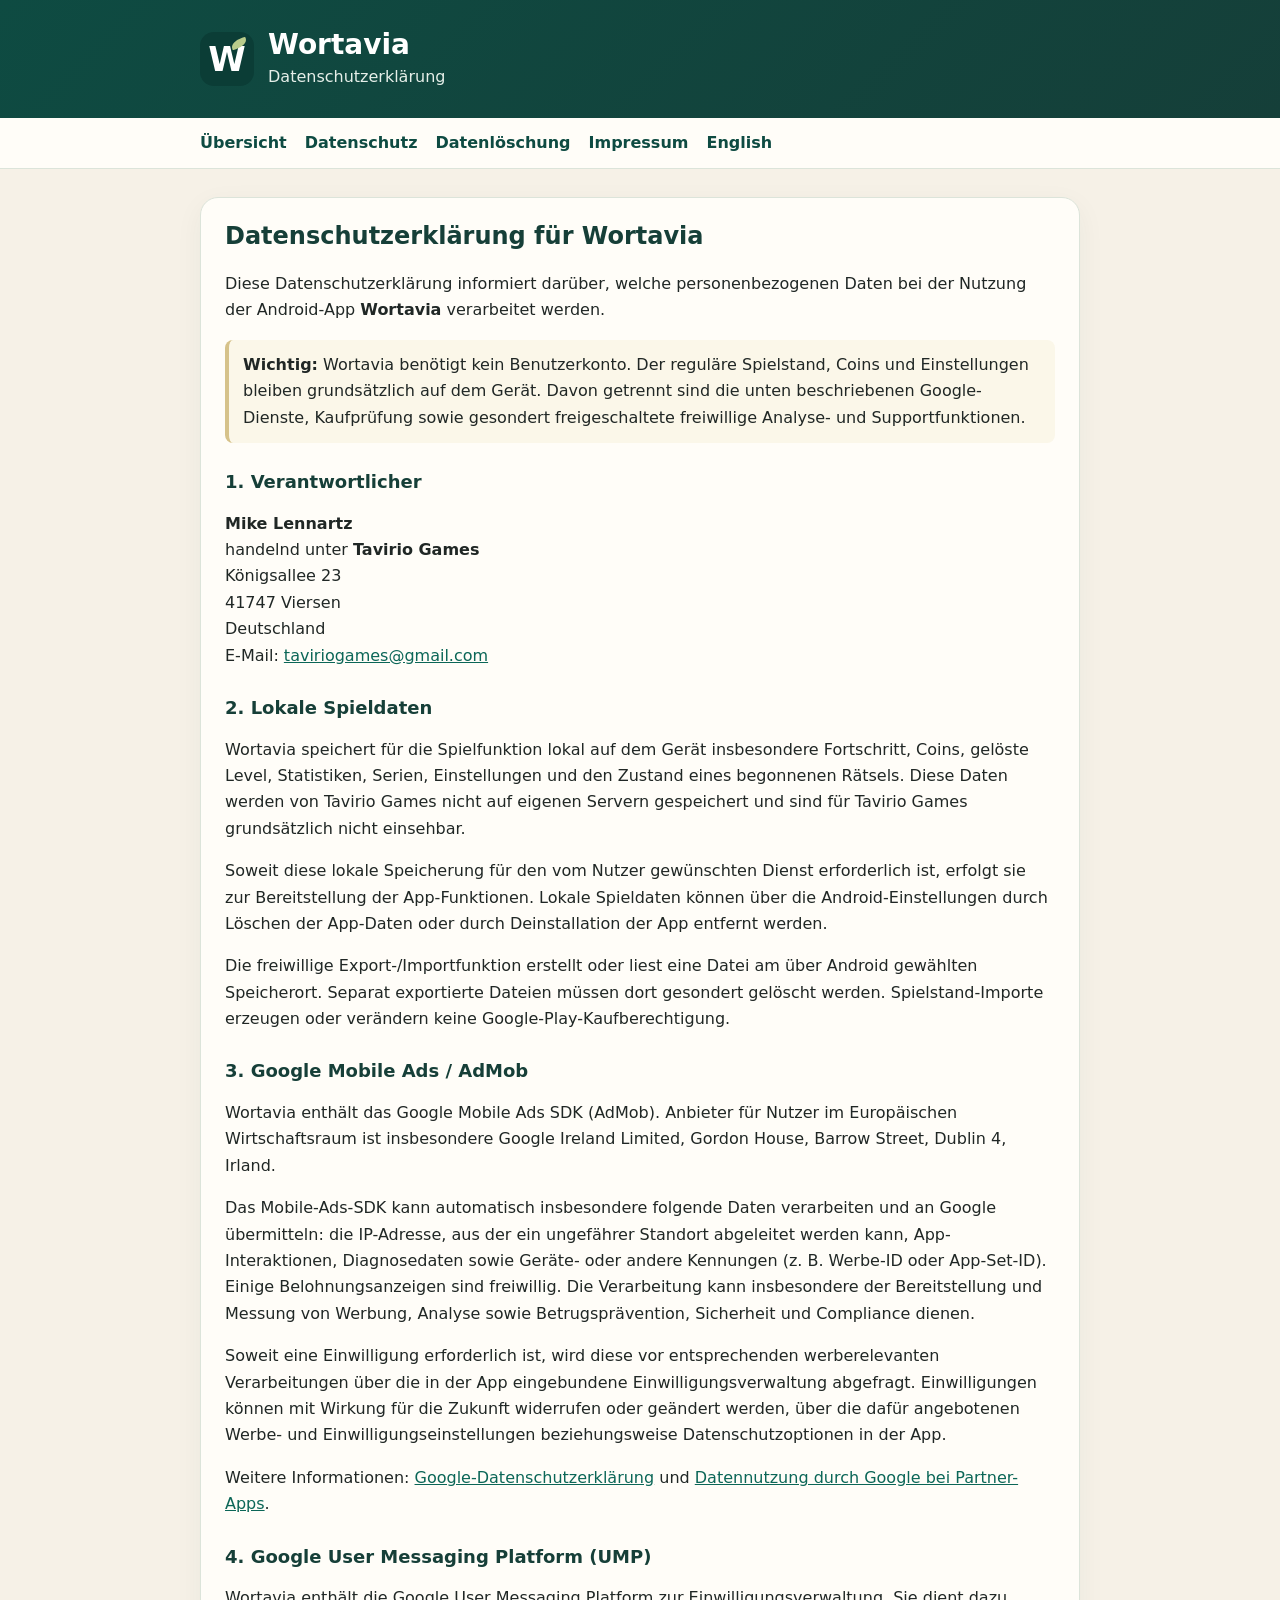
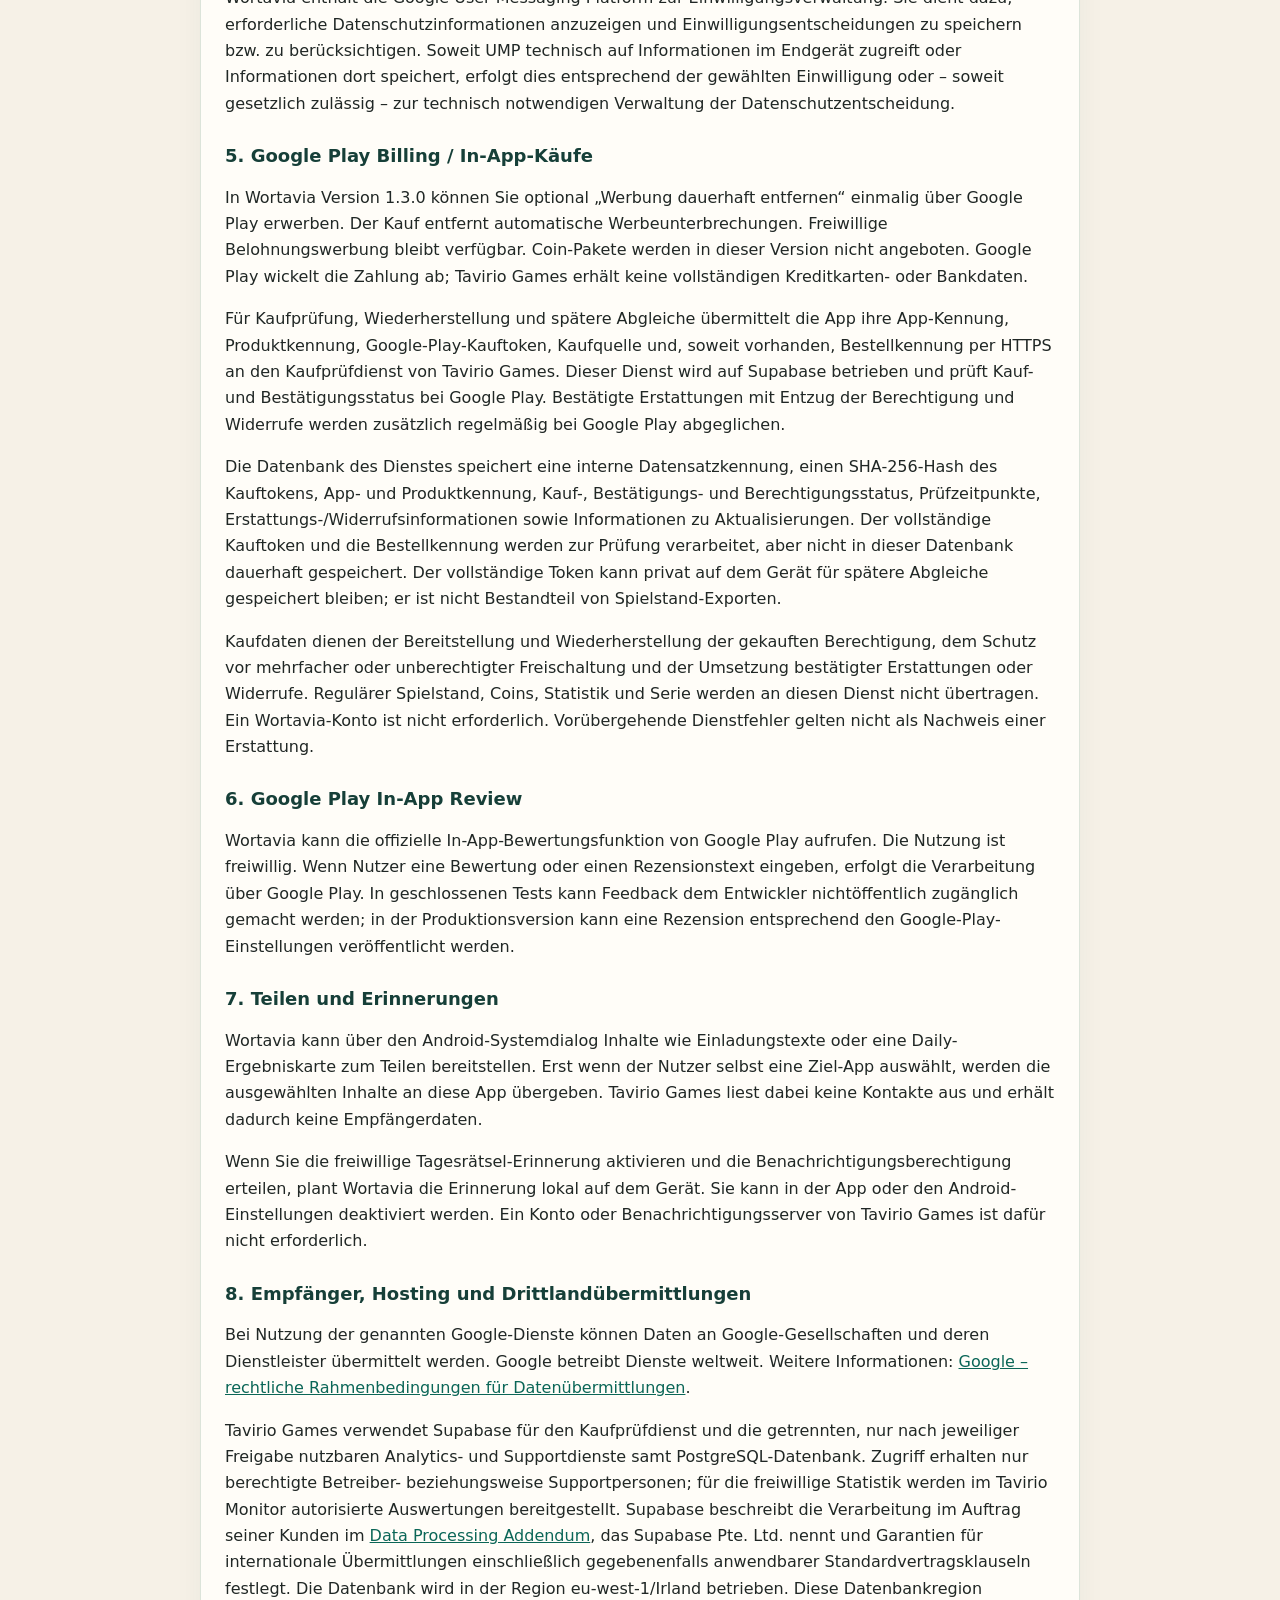
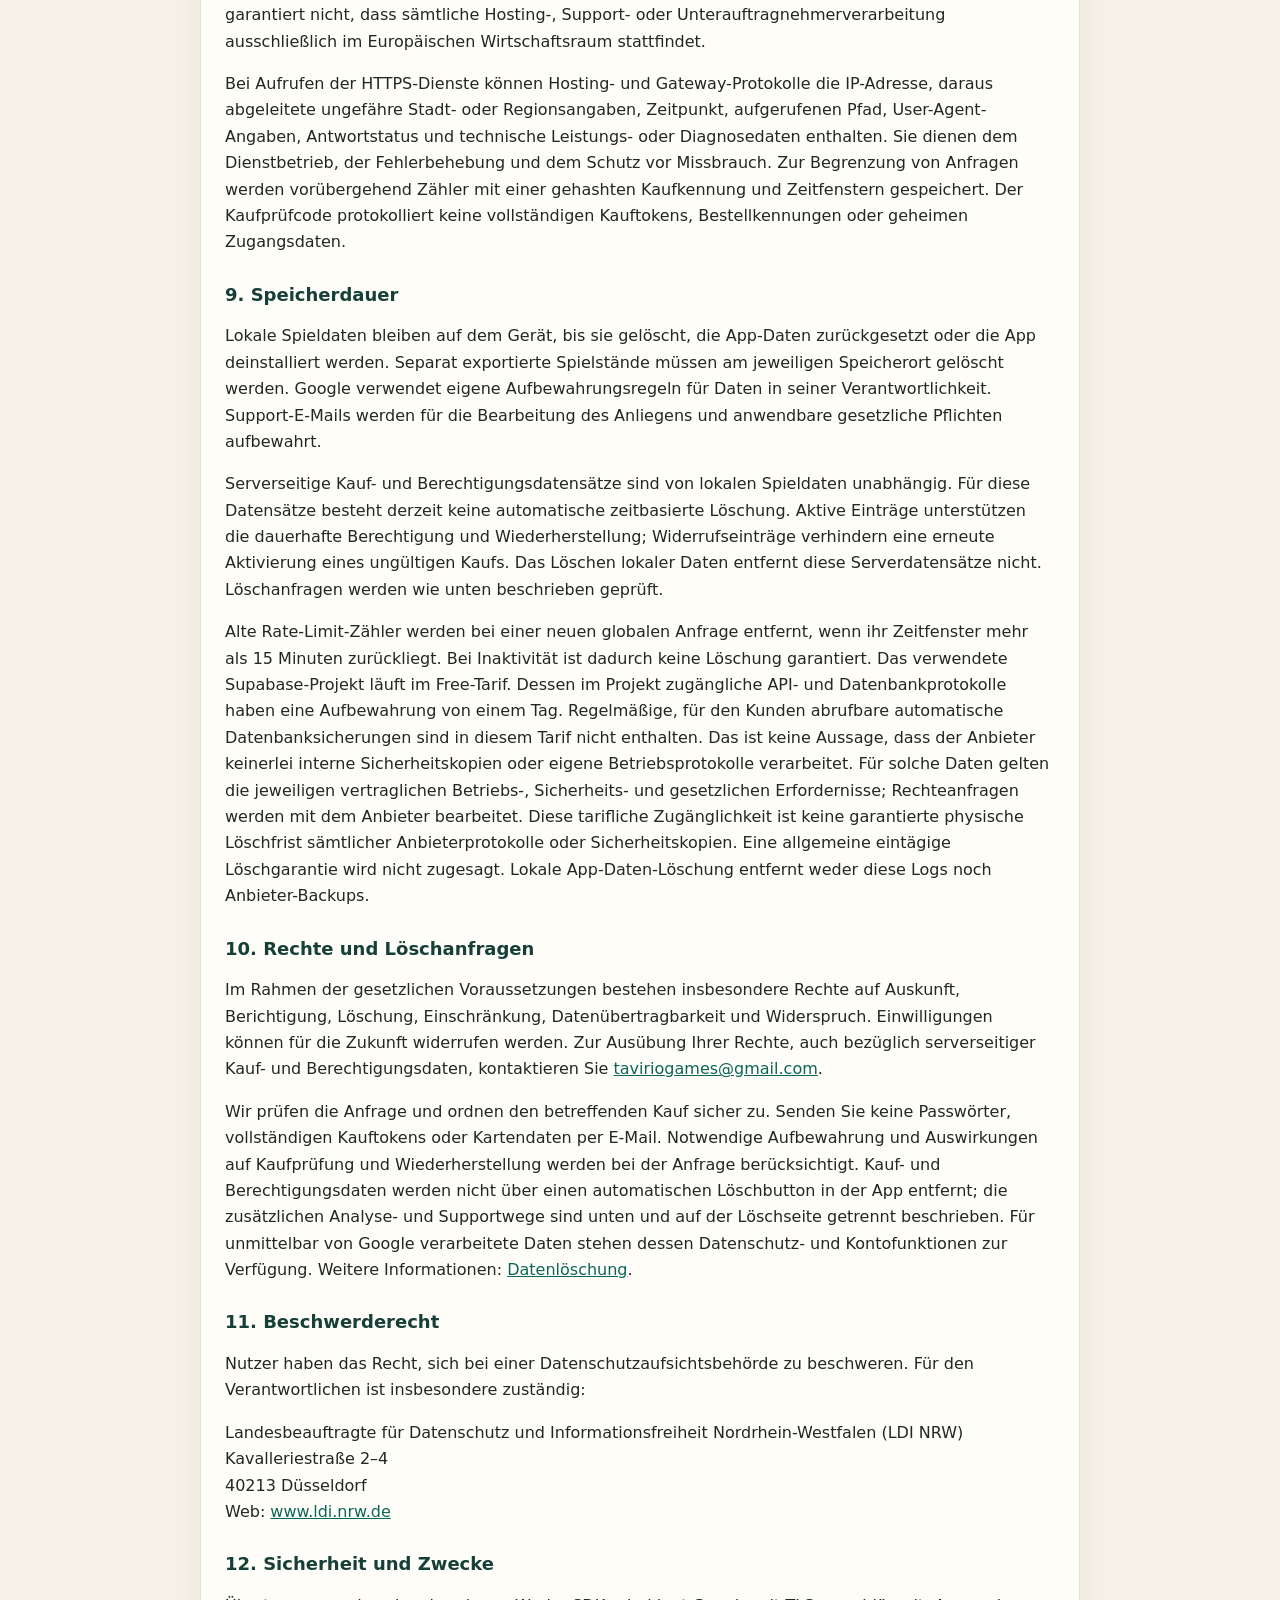
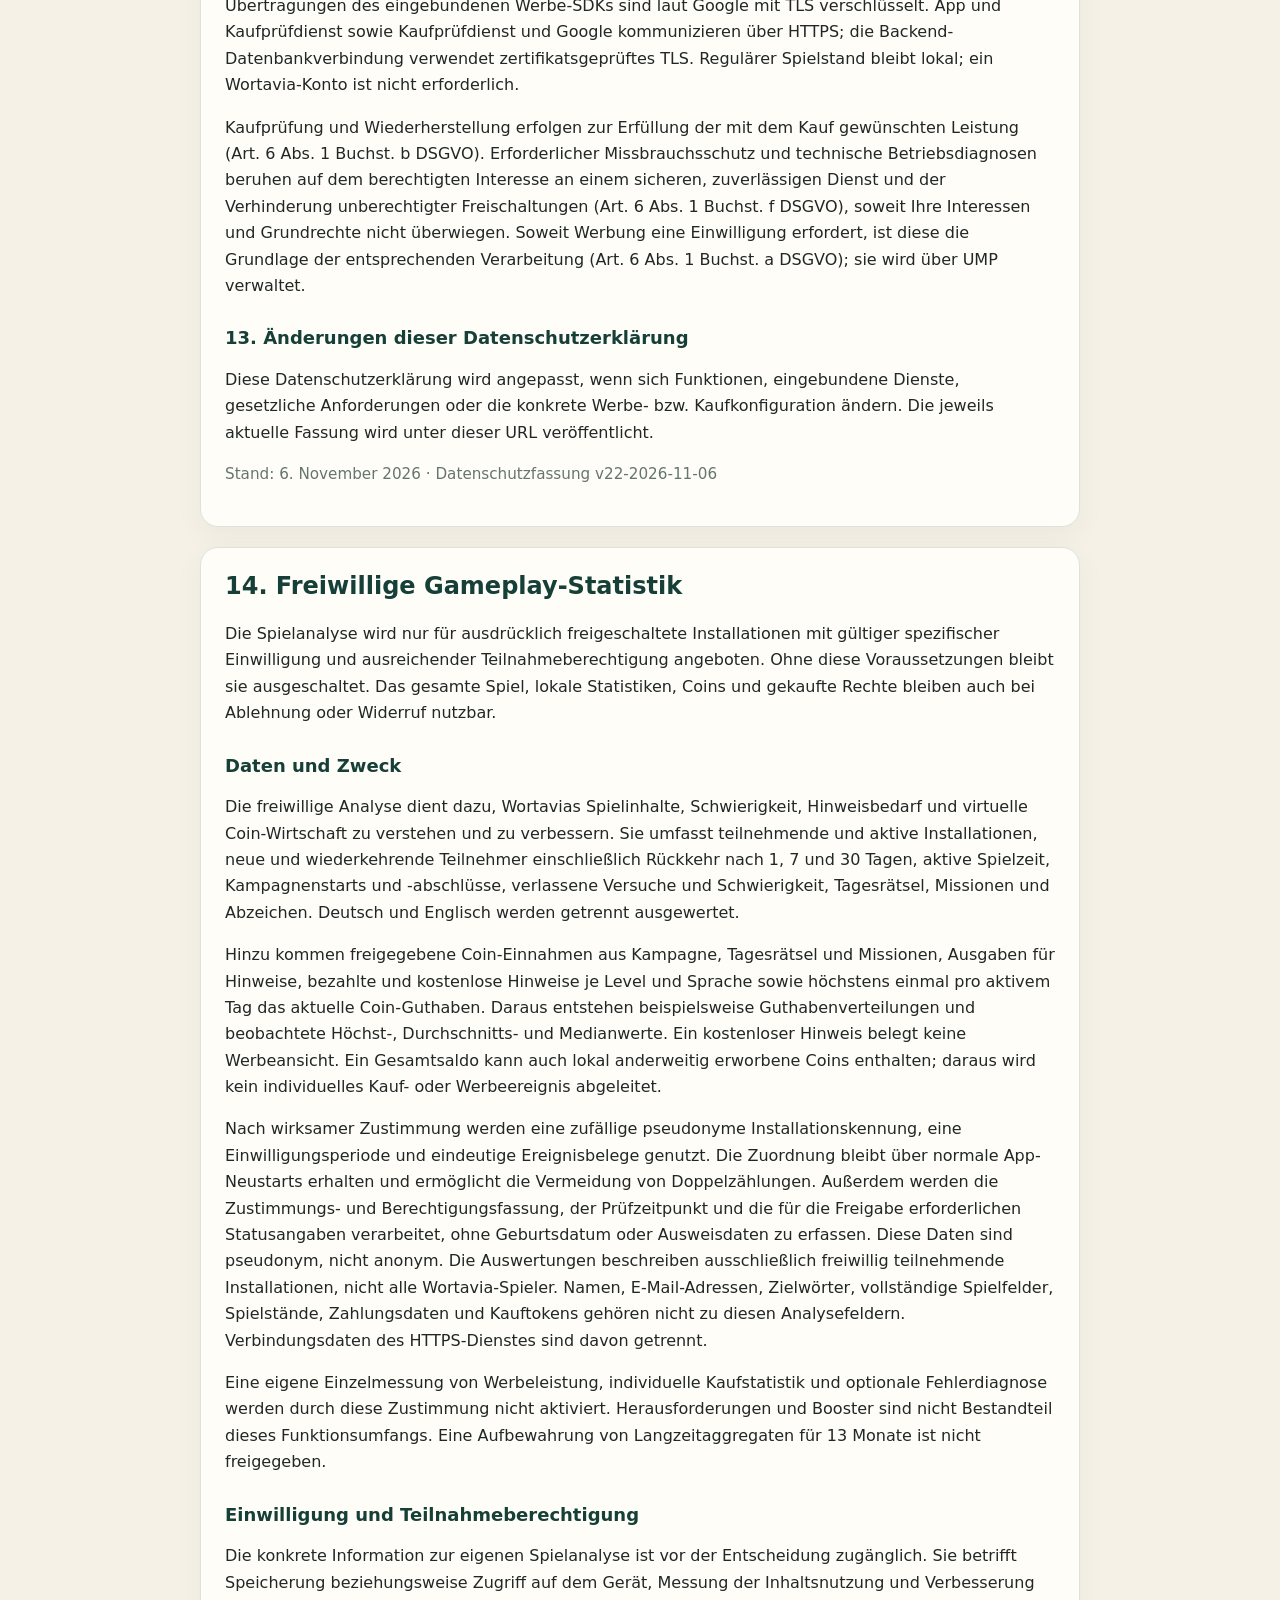
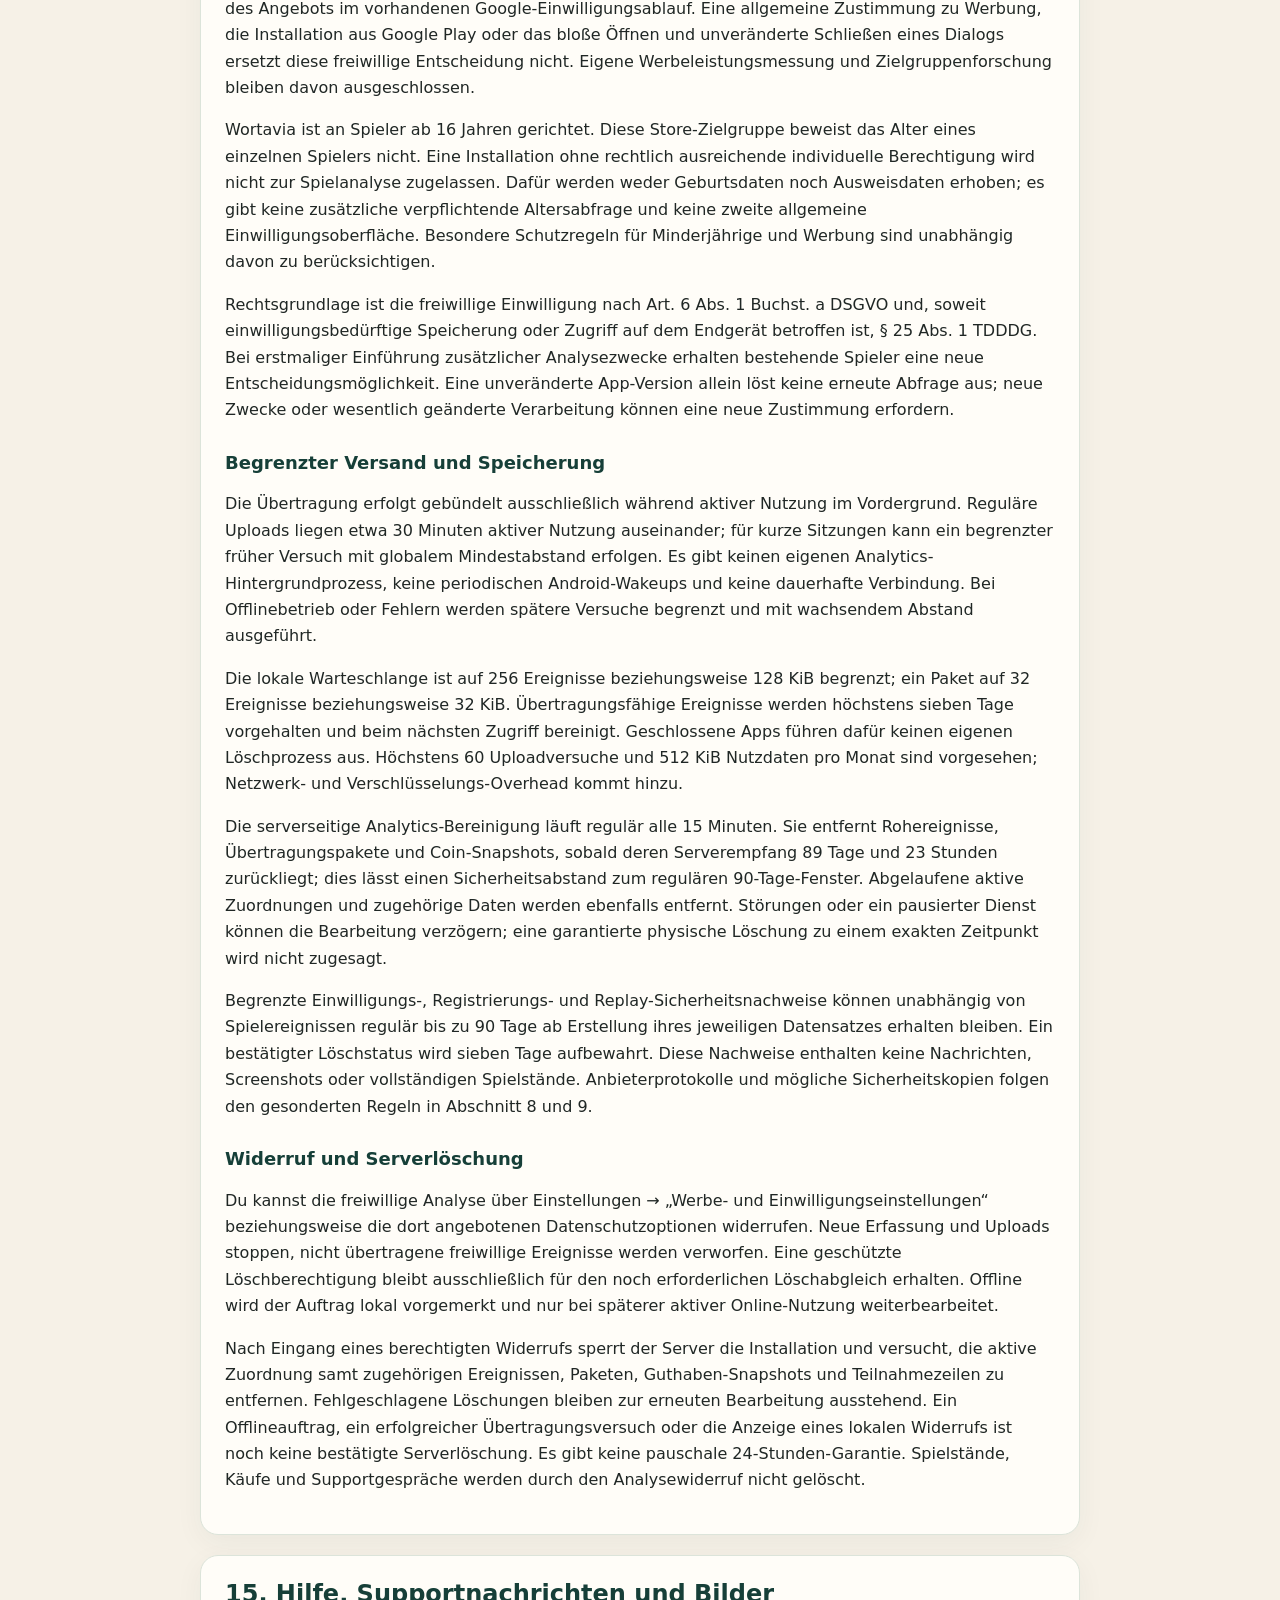
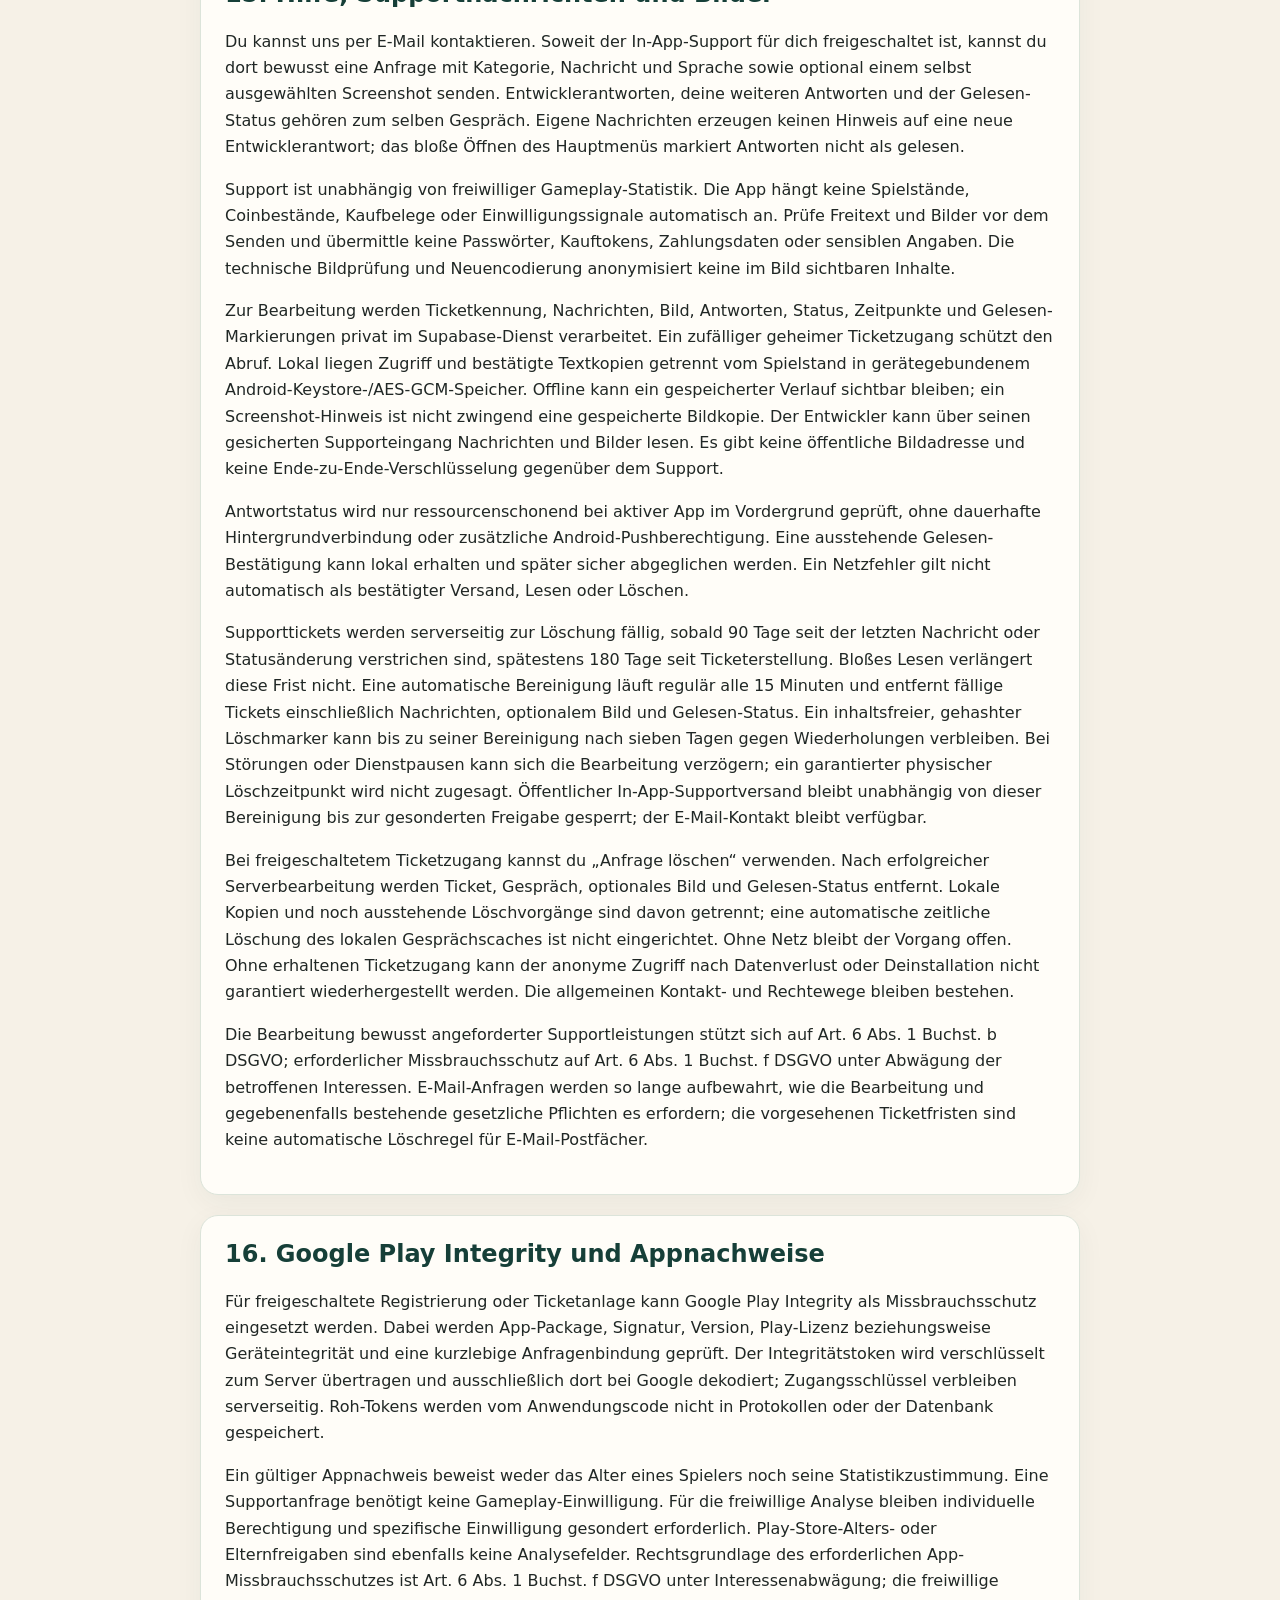
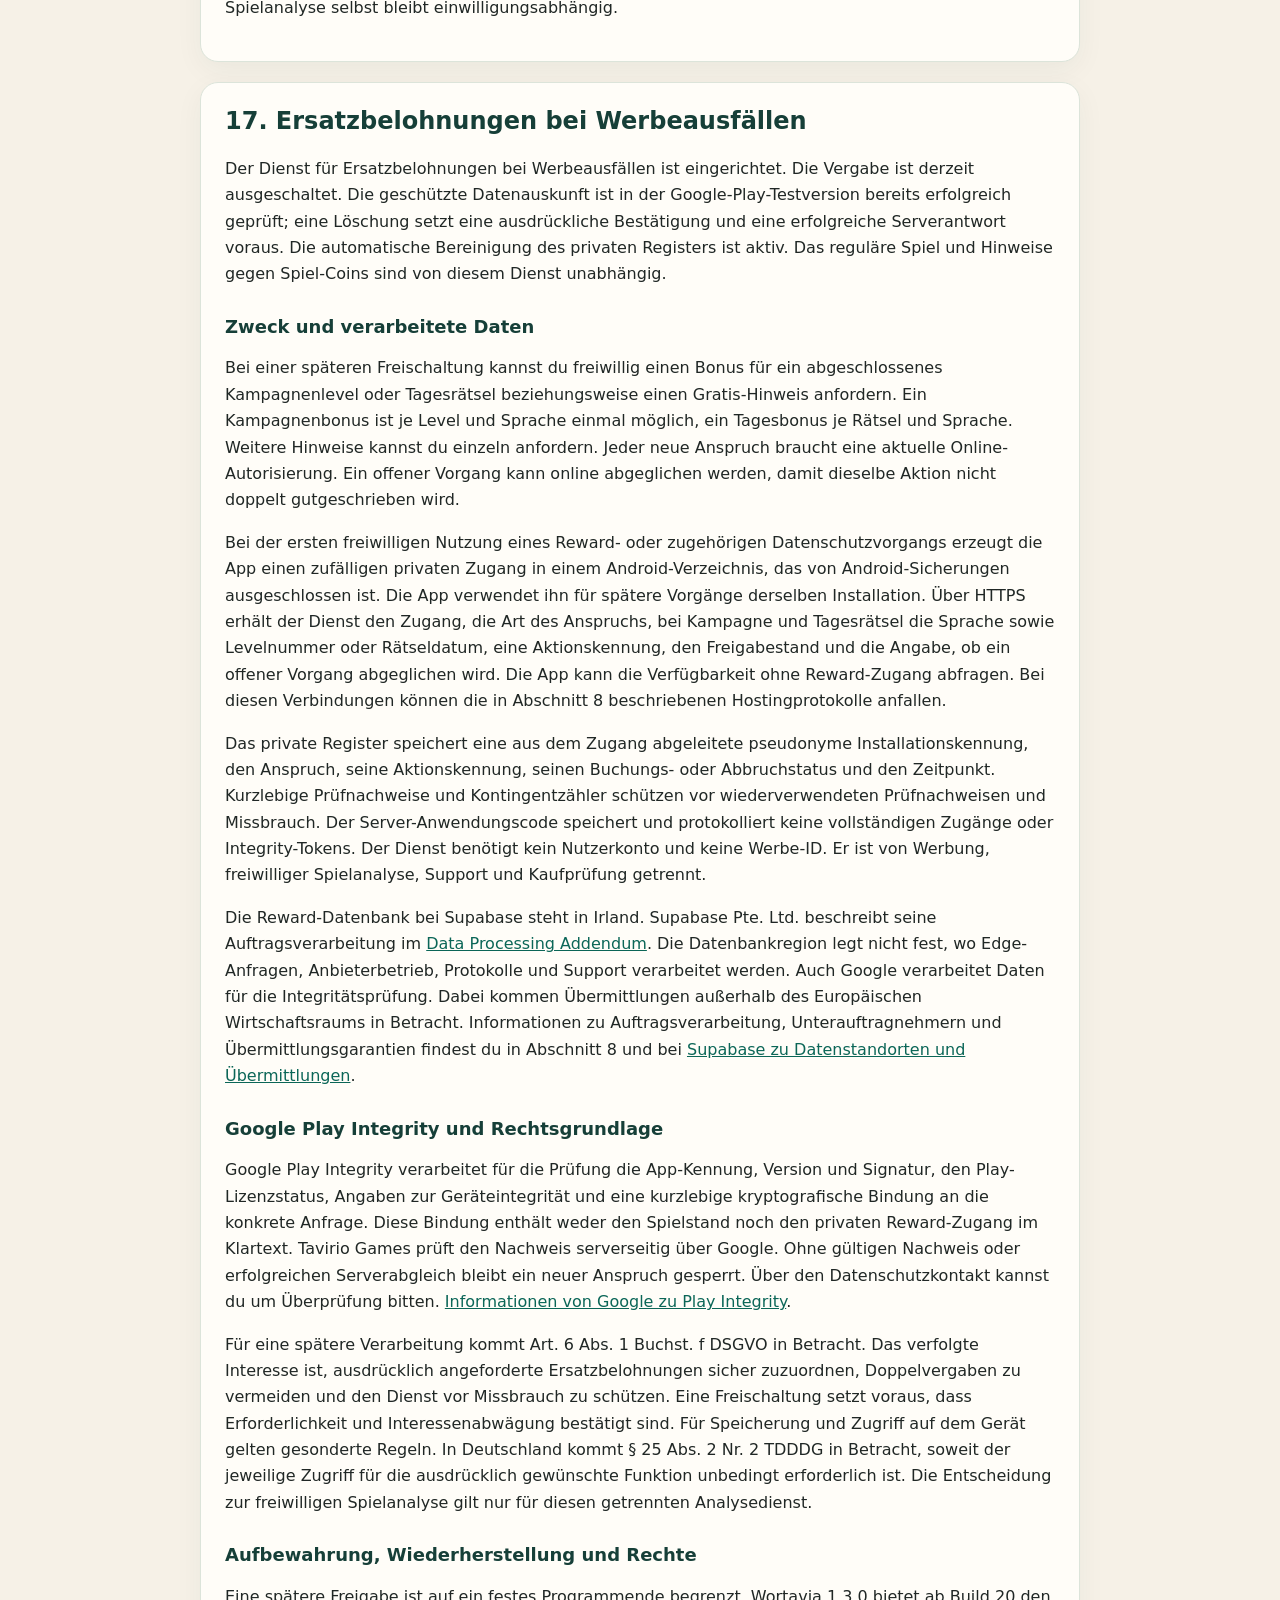
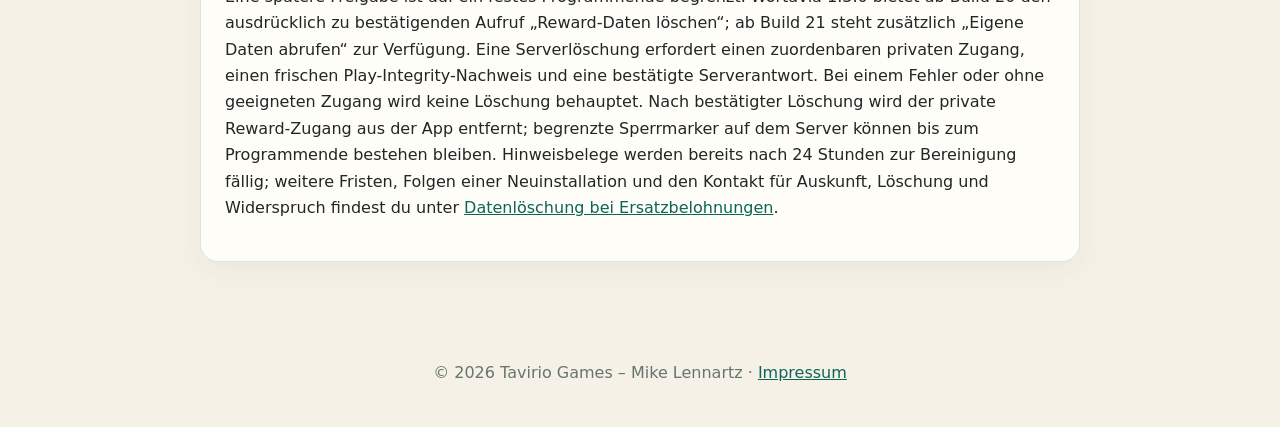
<file: datenschutz.html>
<!doctype html>
<html lang="de">
<head>
  <meta charset="utf-8">
  <meta name="viewport" content="width=device-width,initial-scale=1">
  <title>Datenschutzerklärung – Wortavia</title>
  <meta name="description" content="Datenschutzerklärung für die Android-App Wortavia von Tavirio Games.">
  <link rel="stylesheet" href="styles.css">
</head>
<body>
  <header><div class="wrap brand"><div class="logo" aria-hidden="true">W</div><div><h1>Wortavia</h1><p>Datenschutzerklärung</p></div></div></header>
  <nav><div class="wrap"><a href="index.html">Übersicht</a><a href="datenschutz.html" aria-current="page">Datenschutz</a><a href="datenloeschung.html">Datenlöschung</a><a href="impressum.html">Impressum</a><a href="privacy-en.html" lang="en" hreflang="en">English</a></div></nav>
  <main class="wrap">

    <section class="card">
      <h2>Datenschutzerklärung für Wortavia</h2>
      <p>Diese Datenschutzerklärung informiert darüber, welche personenbezogenen Daten bei der Nutzung der Android-App <strong>Wortavia</strong> verarbeitet werden.</p>
      <div class="notice"><strong>Wichtig:</strong> Wortavia benötigt kein Benutzerkonto. Der reguläre Spielstand, Coins und Einstellungen bleiben grundsätzlich auf dem Gerät. Davon getrennt sind die unten beschriebenen Google-Dienste, Kaufprüfung sowie gesondert freigeschaltete freiwillige Analyse- und Supportfunktionen.</div>

      <h3>1. Verantwortlicher</h3>
      <p><strong>Mike Lennartz</strong><br>
      handelnd unter <strong>Tavirio Games</strong><br>
      Königsallee 23<br>
      41747 Viersen<br>
      Deutschland<br>
      E-Mail: <a href="mailto:taviriogames@gmail.com">taviriogames@gmail.com</a></p>

      <h3>2. Lokale Spieldaten</h3>
      <p>Wortavia speichert für die Spielfunktion lokal auf dem Gerät insbesondere Fortschritt, Coins, gelöste Level, Statistiken, Serien, Einstellungen und den Zustand eines begonnenen Rätsels. Diese Daten werden von Tavirio Games nicht auf eigenen Servern gespeichert und sind für Tavirio Games grundsätzlich nicht einsehbar.</p>
      <p>Soweit diese lokale Speicherung für den vom Nutzer gewünschten Dienst erforderlich ist, erfolgt sie zur Bereitstellung der App-Funktionen. Lokale Spieldaten können über die Android-Einstellungen durch Löschen der App-Daten oder durch Deinstallation der App entfernt werden.</p>

      <p>Die freiwillige Export-/Importfunktion erstellt oder liest eine Datei am über Android gewählten Speicherort. Separat exportierte Dateien müssen dort gesondert gelöscht werden. Spielstand-Importe erzeugen oder verändern keine Google-Play-Kaufberechtigung.</p>
      <h3>3. Google Mobile Ads / AdMob</h3>
      <p>Wortavia enthält das Google Mobile Ads SDK (AdMob). Anbieter für Nutzer im Europäischen Wirtschaftsraum ist insbesondere Google Ireland Limited, Gordon House, Barrow Street, Dublin 4, Irland.</p>
      <p>Das Mobile-Ads-SDK kann automatisch insbesondere folgende Daten verarbeiten und an Google übermitteln: die IP-Adresse, aus der ein ungefährer Standort abgeleitet werden kann, App-Interaktionen, Diagnosedaten sowie Geräte- oder andere Kennungen (z. B. Werbe-ID oder App-Set-ID). Einige Belohnungsanzeigen sind freiwillig. Die Verarbeitung kann insbesondere der Bereitstellung und Messung von Werbung, Analyse sowie Betrugsprävention, Sicherheit und Compliance dienen.</p>
      <p>Soweit eine Einwilligung erforderlich ist, wird diese vor entsprechenden werberelevanten Verarbeitungen über die in der App eingebundene Einwilligungsverwaltung abgefragt. Einwilligungen können mit Wirkung für die Zukunft widerrufen oder geändert werden, über die dafür angebotenen Werbe- und Einwilligungseinstellungen beziehungsweise Datenschutzoptionen in der App.</p>
      <p>Weitere Informationen: <a href="https://policies.google.com/privacy?hl=de" rel="noopener noreferrer">Google-Datenschutzerklärung</a> und <a href="https://policies.google.com/technologies/partner-sites?hl=de" rel="noopener noreferrer">Datennutzung durch Google bei Partner-Apps</a>.</p>

      <h3>4. Google User Messaging Platform (UMP)</h3>
      <p>Wortavia enthält die Google User Messaging Platform zur Einwilligungsverwaltung. Sie dient dazu, erforderliche Datenschutzinformationen anzuzeigen und Einwilligungsentscheidungen zu speichern bzw. zu berücksichtigen. Soweit UMP technisch auf Informationen im Endgerät zugreift oder Informationen dort speichert, erfolgt dies entsprechend der gewählten Einwilligung oder – soweit gesetzlich zulässig – zur technisch notwendigen Verwaltung der Datenschutzentscheidung.</p>

      <h3>5. Google Play Billing / In-App-Käufe</h3>
<p>In Wortavia Version 1.3.0 können Sie optional „Werbung dauerhaft entfernen“ einmalig über Google Play erwerben. Der Kauf entfernt automatische Werbeunterbrechungen. Freiwillige Belohnungswerbung bleibt verfügbar. Coin-Pakete werden in dieser Version nicht angeboten. Google Play wickelt die Zahlung ab; Tavirio Games erhält keine vollständigen Kreditkarten- oder Bankdaten.</p>
<p>Für Kaufprüfung, Wiederherstellung und spätere Abgleiche übermittelt die App ihre App-Kennung, Produktkennung, Google-Play-Kauftoken, Kaufquelle und, soweit vorhanden, Bestellkennung per HTTPS an den Kaufprüfdienst von Tavirio Games. Dieser Dienst wird auf Supabase betrieben und prüft Kauf- und Bestätigungsstatus bei Google Play. Bestätigte Erstattungen mit Entzug der Berechtigung und Widerrufe werden zusätzlich regelmäßig bei Google Play abgeglichen.</p>
<p>Die Datenbank des Dienstes speichert eine interne Datensatzkennung, einen SHA-256-Hash des Kauftokens, App- und Produktkennung, Kauf-, Bestätigungs- und Berechtigungsstatus, Prüfzeitpunkte, Erstattungs-/Widerrufsinformationen sowie Informationen zu Aktualisierungen. Der vollständige Kauftoken und die Bestellkennung werden zur Prüfung verarbeitet, aber nicht in dieser Datenbank dauerhaft gespeichert. Der vollständige Token kann privat auf dem Gerät für spätere Abgleiche gespeichert bleiben; er ist nicht Bestandteil von Spielstand-Exporten.</p>
<p>Kaufdaten dienen der Bereitstellung und Wiederherstellung der gekauften Berechtigung, dem Schutz vor mehrfacher oder unberechtigter Freischaltung und der Umsetzung bestätigter Erstattungen oder Widerrufe. Regulärer Spielstand, Coins, Statistik und Serie werden an diesen Dienst nicht übertragen. Ein Wortavia-Konto ist nicht erforderlich. Vorübergehende Dienstfehler gelten nicht als Nachweis einer Erstattung.</p>
<h3>6. Google Play In-App Review</h3>
      <p>Wortavia kann die offizielle In-App-Bewertungsfunktion von Google Play aufrufen. Die Nutzung ist freiwillig. Wenn Nutzer eine Bewertung oder einen Rezensionstext eingeben, erfolgt die Verarbeitung über Google Play. In geschlossenen Tests kann Feedback dem Entwickler nichtöffentlich zugänglich gemacht werden; in der Produktionsversion kann eine Rezension entsprechend den Google-Play-Einstellungen veröffentlicht werden.</p>

      <h3>7. Teilen und Erinnerungen</h3>
      <p>Wortavia kann über den Android-Systemdialog Inhalte wie Einladungstexte oder eine Daily-Ergebniskarte zum Teilen bereitstellen. Erst wenn der Nutzer selbst eine Ziel-App auswählt, werden die ausgewählten Inhalte an diese App übergeben. Tavirio Games liest dabei keine Kontakte aus und erhält dadurch keine Empfängerdaten.</p>

      <p>Wenn Sie die freiwillige Tagesrätsel-Erinnerung aktivieren und die Benachrichtigungsberechtigung erteilen, plant Wortavia die Erinnerung lokal auf dem Gerät. Sie kann in der App oder den Android-Einstellungen deaktiviert werden. Ein Konto oder Benachrichtigungsserver von Tavirio Games ist dafür nicht erforderlich.</p>
      <h3>8. Empfänger, Hosting und Drittlandübermittlungen</h3>
<p>Bei Nutzung der genannten Google-Dienste können Daten an Google-Gesellschaften und deren Dienstleister übermittelt werden. Google betreibt Dienste weltweit. Weitere Informationen: <a href="https://policies.google.com/privacy/frameworks?hl=de">Google – rechtliche Rahmenbedingungen für Datenübermittlungen</a>.</p>
<p>Tavirio Games verwendet Supabase für den Kaufprüfdienst und die getrennten, nur nach jeweiliger Freigabe nutzbaren Analytics- und Supportdienste samt PostgreSQL-Datenbank. Zugriff erhalten nur berechtigte Betreiber- beziehungsweise Supportpersonen; für die freiwillige Statistik werden im Tavirio Monitor autorisierte Auswertungen bereitgestellt. Supabase beschreibt die Verarbeitung im Auftrag seiner Kunden im <a href="https://supabase.com/legal/customer-resources/data-processing-addendum">Data Processing Addendum</a>, das Supabase Pte. Ltd. nennt und Garantien für internationale Übermittlungen einschließlich gegebenenfalls anwendbarer Standardvertragsklauseln festlegt. Die Datenbank wird in der Region eu-west-1/Irland betrieben. Diese Datenbankregion garantiert nicht, dass sämtliche Hosting-, Support- oder Unterauftragnehmerverarbeitung ausschließlich im Europäischen Wirtschaftsraum stattfindet.</p>
<p>Bei Aufrufen der HTTPS-Dienste können Hosting- und Gateway-Protokolle die IP-Adresse, daraus abgeleitete ungefähre Stadt- oder Regionsangaben, Zeitpunkt, aufgerufenen Pfad, User-Agent-Angaben, Antwortstatus und technische Leistungs- oder Diagnosedaten enthalten. Sie dienen dem Dienstbetrieb, der Fehlerbehebung und dem Schutz vor Missbrauch. Zur Begrenzung von Anfragen werden vorübergehend Zähler mit einer gehashten Kaufkennung und Zeitfenstern gespeichert. Der Kaufprüfcode protokolliert keine vollständigen Kauftokens, Bestellkennungen oder geheimen Zugangsdaten.</p>
<h3>9. Speicherdauer</h3>
<p>Lokale Spieldaten bleiben auf dem Gerät, bis sie gelöscht, die App-Daten zurückgesetzt oder die App deinstalliert werden. Separat exportierte Spielstände müssen am jeweiligen Speicherort gelöscht werden. Google verwendet eigene Aufbewahrungsregeln für Daten in seiner Verantwortlichkeit. Support-E-Mails werden für die Bearbeitung des Anliegens und anwendbare gesetzliche Pflichten aufbewahrt.</p>
<p>Serverseitige Kauf- und Berechtigungsdatensätze sind von lokalen Spieldaten unabhängig. Für diese Datensätze besteht derzeit keine automatische zeitbasierte Löschung. Aktive Einträge unterstützen die dauerhafte Berechtigung und Wiederherstellung; Widerrufseinträge verhindern eine erneute Aktivierung eines ungültigen Kaufs. Das Löschen lokaler Daten entfernt diese Serverdatensätze nicht. Löschanfragen werden wie unten beschrieben geprüft.</p>
<p>Alte Rate-Limit-Zähler werden bei einer neuen globalen Anfrage entfernt, wenn ihr Zeitfenster mehr als 15 Minuten zurückliegt. Bei Inaktivität ist dadurch keine Löschung garantiert. Das verwendete Supabase-Projekt läuft im Free-Tarif. Dessen im Projekt zugängliche API- und Datenbankprotokolle haben eine Aufbewahrung von einem Tag. Regelmäßige, für den Kunden abrufbare automatische Datenbanksicherungen sind in diesem Tarif nicht enthalten. Das ist keine Aussage, dass der Anbieter keinerlei interne Sicherheitskopien oder eigene Betriebsprotokolle verarbeitet. Für solche Daten gelten die jeweiligen vertraglichen Betriebs-, Sicherheits- und gesetzlichen Erfordernisse; Rechteanfragen werden mit dem Anbieter bearbeitet. Diese tarifliche Zugänglichkeit ist keine garantierte physische Löschfrist sämtlicher Anbieterprotokolle oder Sicherheitskopien. Eine allgemeine eintägige Löschgarantie wird nicht zugesagt. Lokale App-Daten-Löschung entfernt weder diese Logs noch Anbieter-Backups.</p>
<h3>10. Rechte und Löschanfragen</h3>
<p>Im Rahmen der gesetzlichen Voraussetzungen bestehen insbesondere Rechte auf Auskunft, Berichtigung, Löschung, Einschränkung, Datenübertragbarkeit und Widerspruch. Einwilligungen können für die Zukunft widerrufen werden. Zur Ausübung Ihrer Rechte, auch bezüglich serverseitiger Kauf- und Berechtigungsdaten, kontaktieren Sie <a href="mailto:taviriogames@gmail.com">taviriogames@gmail.com</a>.</p>
<p>Wir prüfen die Anfrage und ordnen den betreffenden Kauf sicher zu. Senden Sie keine Passwörter, vollständigen Kauftokens oder Kartendaten per E-Mail. Notwendige Aufbewahrung und Auswirkungen auf Kaufprüfung und Wiederherstellung werden bei der Anfrage berücksichtigt. Kauf- und Berechtigungsdaten werden nicht über einen automatischen Löschbutton in der App entfernt; die zusätzlichen Analyse- und Supportwege sind unten und auf der Löschseite getrennt beschrieben. Für unmittelbar von Google verarbeitete Daten stehen dessen Datenschutz- und Kontofunktionen zur Verfügung. Weitere Informationen: <a href="datenloeschung.html">Datenlöschung</a>.</p>
<h3>11. Beschwerderecht</h3>
      <p>Nutzer haben das Recht, sich bei einer Datenschutzaufsichtsbehörde zu beschweren. Für den Verantwortlichen ist insbesondere zuständig:</p>
      <p>Landesbeauftragte für Datenschutz und Informationsfreiheit Nordrhein-Westfalen (LDI NRW)<br>
      Kavalleriestraße 2–4<br>
      40213 Düsseldorf<br>
      Web: <a href="https://www.ldi.nrw.de/" rel="noopener noreferrer">www.ldi.nrw.de</a></p>

      <h3>12. Sicherheit und Zwecke</h3>
<p>Übertragungen des eingebundenen Werbe-SDKs sind laut Google mit TLS verschlüsselt. App und Kaufprüfdienst sowie Kaufprüfdienst und Google kommunizieren über HTTPS; die Backend-Datenbankverbindung verwendet zertifikatsgeprüftes TLS. Regulärer Spielstand bleibt lokal; ein Wortavia-Konto ist nicht erforderlich.</p>
<p>Kaufprüfung und Wiederherstellung erfolgen zur Erfüllung der mit dem Kauf gewünschten Leistung (Art. 6 Abs. 1 Buchst. b DSGVO). Erforderlicher Missbrauchsschutz und technische Betriebsdiagnosen beruhen auf dem berechtigten Interesse an einem sicheren, zuverlässigen Dienst und der Verhinderung unberechtigter Freischaltungen (Art. 6 Abs. 1 Buchst. f DSGVO), soweit Ihre Interessen und Grundrechte nicht überwiegen. Soweit Werbung eine Einwilligung erfordert, ist diese die Grundlage der entsprechenden Verarbeitung (Art. 6 Abs. 1 Buchst. a DSGVO); sie wird über UMP verwaltet.</p>
<h3>13. Änderungen dieser Datenschutzerklärung</h3>
      <p>Diese Datenschutzerklärung wird angepasst, wenn sich Funktionen, eingebundene Dienste, gesetzliche Anforderungen oder die konkrete Werbe- bzw. Kaufkonfiguration ändern. Die jeweils aktuelle Fassung wird unter dieser URL veröffentlicht.</p>

      <p class="small">Stand: <time datetime="2026-11-06">6. November 2026</time> · Datenschutzfassung v22-2026-11-06</p>
    </section>
      <section class="card" id="spielanalyse">
<h2>14. Freiwillige Gameplay-Statistik</h2>
<p>Die Spielanalyse wird nur für ausdrücklich freigeschaltete Installationen mit gültiger spezifischer Einwilligung und ausreichender Teilnahmeberechtigung angeboten. Ohne diese Voraussetzungen bleibt sie ausgeschaltet. Das gesamte Spiel, lokale Statistiken, Coins und gekaufte Rechte bleiben auch bei Ablehnung oder Widerruf nutzbar.</p>
<h3>Daten und Zweck</h3>
<p>Die freiwillige Analyse dient dazu, Wortavias Spielinhalte, Schwierigkeit, Hinweisbedarf und virtuelle Coin-Wirtschaft zu verstehen und zu verbessern. Sie umfasst teilnehmende und aktive Installationen, neue und wiederkehrende Teilnehmer einschließlich Rückkehr nach 1, 7 und 30 Tagen, aktive Spielzeit, Kampagnenstarts und -abschlüsse, verlassene Versuche und Schwierigkeit, Tagesrätsel, Missionen und Abzeichen. Deutsch und Englisch werden getrennt ausgewertet.</p>
<p>Hinzu kommen freigegebene Coin-Einnahmen aus Kampagne, Tagesrätsel und Missionen, Ausgaben für Hinweise, bezahlte und kostenlose Hinweise je Level und Sprache sowie höchstens einmal pro aktivem Tag das aktuelle Coin-Guthaben. Daraus entstehen beispielsweise Guthabenverteilungen und beobachtete Höchst-, Durchschnitts- und Medianwerte. Ein kostenloser Hinweis belegt keine Werbeansicht. Ein Gesamtsaldo kann auch lokal anderweitig erworbene Coins enthalten; daraus wird kein individuelles Kauf- oder Werbeereignis abgeleitet.</p>
<p>Nach wirksamer Zustimmung werden eine zufällige pseudonyme Installationskennung, eine Einwilligungsperiode und eindeutige Ereignisbelege genutzt. Die Zuordnung bleibt über normale App-Neustarts erhalten und ermöglicht die Vermeidung von Doppelzählungen. Außerdem werden die Zustimmungs- und Berechtigungsfassung, der Prüfzeitpunkt und die für die Freigabe erforderlichen Statusangaben verarbeitet, ohne Geburtsdatum oder Ausweisdaten zu erfassen. Diese Daten sind pseudonym, nicht anonym. Die Auswertungen beschreiben ausschließlich freiwillig teilnehmende Installationen, nicht alle Wortavia-Spieler. Namen, E-Mail-Adressen, Zielwörter, vollständige Spielfelder, Spielstände, Zahlungsdaten und Kauftokens gehören nicht zu diesen Analysefeldern. Verbindungsdaten des HTTPS-Dienstes sind davon getrennt.</p>
<p>Eine eigene Einzelmessung von Werbeleistung, individuelle Kaufstatistik und optionale Fehlerdiagnose werden durch diese Zustimmung nicht aktiviert. Herausforderungen und Booster sind nicht Bestandteil dieses Funktionsumfangs. Eine Aufbewahrung von Langzeitaggregaten für 13 Monate ist nicht freigegeben.</p>
<h3>Einwilligung und Teilnahmeberechtigung</h3>
<p>Die konkrete Information zur eigenen Spielanalyse ist vor der Entscheidung zugänglich. Sie betrifft Speicherung beziehungsweise Zugriff auf dem Gerät, Messung der Inhaltsnutzung und Verbesserung des Angebots im vorhandenen Google-Einwilligungsablauf. Eine allgemeine Zustimmung zu Werbung, die Installation aus Google Play oder das bloße Öffnen und unveränderte Schließen eines Dialogs ersetzt diese freiwillige Entscheidung nicht. Eigene Werbeleistungsmessung und Zielgruppenforschung bleiben davon ausgeschlossen.</p>
<p>Wortavia ist an Spieler ab 16 Jahren gerichtet. Diese Store-Zielgruppe beweist das Alter eines einzelnen Spielers nicht. Eine Installation ohne rechtlich ausreichende individuelle Berechtigung wird nicht zur Spielanalyse zugelassen. Dafür werden weder Geburtsdaten noch Ausweisdaten erhoben; es gibt keine zusätzliche verpflichtende Altersabfrage und keine zweite allgemeine Einwilligungsoberfläche. Besondere Schutzregeln für Minderjährige und Werbung sind unabhängig davon zu berücksichtigen.</p>
<p>Rechtsgrundlage ist die freiwillige Einwilligung nach Art. 6 Abs. 1 Buchst. a DSGVO und, soweit einwilligungsbedürftige Speicherung oder Zugriff auf dem Endgerät betroffen ist, § 25 Abs. 1 TDDDG. Bei erstmaliger Einführung zusätzlicher Analysezwecke erhalten bestehende Spieler eine neue Entscheidungsmöglichkeit. Eine unveränderte App-Version allein löst keine erneute Abfrage aus; neue Zwecke oder wesentlich geänderte Verarbeitung können eine neue Zustimmung erfordern.</p>
<h3>Begrenzter Versand und Speicherung</h3>
<p>Die Übertragung erfolgt gebündelt ausschließlich während aktiver Nutzung im Vordergrund. Reguläre Uploads liegen etwa 30 Minuten aktiver Nutzung auseinander; für kurze Sitzungen kann ein begrenzter früher Versuch mit globalem Mindestabstand erfolgen. Es gibt keinen eigenen Analytics-Hintergrundprozess, keine periodischen Android-Wakeups und keine dauerhafte Verbindung. Bei Offlinebetrieb oder Fehlern werden spätere Versuche begrenzt und mit wachsendem Abstand ausgeführt.</p>
<p>Die lokale Warteschlange ist auf 256 Ereignisse beziehungsweise 128 KiB begrenzt; ein Paket auf 32 Ereignisse beziehungsweise 32 KiB. Übertragungsfähige Ereignisse werden höchstens sieben Tage vorgehalten und beim nächsten Zugriff bereinigt. Geschlossene Apps führen dafür keinen eigenen Löschprozess aus. Höchstens 60 Uploadversuche und 512 KiB Nutzdaten pro Monat sind vorgesehen; Netzwerk- und Verschlüsselungs-Overhead kommt hinzu.</p>
<p>Die serverseitige Analytics-Bereinigung läuft regulär alle 15 Minuten. Sie entfernt Rohereignisse, Übertragungspakete und Coin-Snapshots, sobald deren Serverempfang 89 Tage und 23 Stunden zurückliegt; dies lässt einen Sicherheitsabstand zum regulären 90-Tage-Fenster. Abgelaufene aktive Zuordnungen und zugehörige Daten werden ebenfalls entfernt. Störungen oder ein pausierter Dienst können die Bearbeitung verzögern; eine garantierte physische Löschung zu einem exakten Zeitpunkt wird nicht zugesagt.</p>
<p>Begrenzte Einwilligungs-, Registrierungs- und Replay-Sicherheitsnachweise können unabhängig von Spielereignissen regulär bis zu 90 Tage ab Erstellung ihres jeweiligen Datensatzes erhalten bleiben. Ein bestätigter Löschstatus wird sieben Tage aufbewahrt. Diese Nachweise enthalten keine Nachrichten, Screenshots oder vollständigen Spielstände. Anbieterprotokolle und mögliche Sicherheitskopien folgen den gesonderten Regeln in Abschnitt 8 und 9.</p>
<h3>Widerruf und Serverlöschung</h3>
<p>Du kannst die freiwillige Analyse über Einstellungen → „Werbe- und Einwilligungseinstellungen“ beziehungsweise die dort angebotenen Datenschutzoptionen widerrufen. Neue Erfassung und Uploads stoppen, nicht übertragene freiwillige Ereignisse werden verworfen. Eine geschützte Löschberechtigung bleibt ausschließlich für den noch erforderlichen Löschabgleich erhalten. Offline wird der Auftrag lokal vorgemerkt und nur bei späterer aktiver Online-Nutzung weiterbearbeitet.</p>
<p>Nach Eingang eines berechtigten Widerrufs sperrt der Server die Installation und versucht, die aktive Zuordnung samt zugehörigen Ereignissen, Paketen, Guthaben-Snapshots und Teilnahmezeilen zu entfernen. Fehlgeschlagene Löschungen bleiben zur erneuten Bearbeitung ausstehend. Ein Offlineauftrag, ein erfolgreicher Übertragungsversuch oder die Anzeige eines lokalen Widerrufs ist noch keine bestätigte Serverlöschung. Es gibt keine pauschale 24-Stunden-Garantie. Spielstände, Käufe und Supportgespräche werden durch den Analysewiderruf nicht gelöscht.</p>
</section>
<section class="card" id="support">
<h2>15. Hilfe, Supportnachrichten und Bilder</h2>
<p>Du kannst uns per E-Mail kontaktieren. Soweit der In-App-Support für dich freigeschaltet ist, kannst du dort bewusst eine Anfrage mit Kategorie, Nachricht und Sprache sowie optional einem selbst ausgewählten Screenshot senden. Entwicklerantworten, deine weiteren Antworten und der Gelesen-Status gehören zum selben Gespräch. Eigene Nachrichten erzeugen keinen Hinweis auf eine neue Entwicklerantwort; das bloße Öffnen des Hauptmenüs markiert Antworten nicht als gelesen.</p>
<p>Support ist unabhängig von freiwilliger Gameplay-Statistik. Die App hängt keine Spielstände, Coinbestände, Kaufbelege oder Einwilligungssignale automatisch an. Prüfe Freitext und Bilder vor dem Senden und übermittle keine Passwörter, Kauftokens, Zahlungsdaten oder sensiblen Angaben. Die technische Bildprüfung und Neuencodierung anonymisiert keine im Bild sichtbaren Inhalte.</p>
<p>Zur Bearbeitung werden Ticketkennung, Nachrichten, Bild, Antworten, Status, Zeitpunkte und Gelesen-Markierungen privat im Supabase-Dienst verarbeitet. Ein zufälliger geheimer Ticketzugang schützt den Abruf. Lokal liegen Zugriff und bestätigte Textkopien getrennt vom Spielstand in gerätegebundenem Android-Keystore-/AES-GCM-Speicher. Offline kann ein gespeicherter Verlauf sichtbar bleiben; ein Screenshot-Hinweis ist nicht zwingend eine gespeicherte Bildkopie. Der Entwickler kann über seinen gesicherten Supporteingang Nachrichten und Bilder lesen. Es gibt keine öffentliche Bildadresse und keine Ende-zu-Ende-Verschlüsselung gegenüber dem Support.</p>
<p>Antwortstatus wird nur ressourcenschonend bei aktiver App im Vordergrund geprüft, ohne dauerhafte Hintergrundverbindung oder zusätzliche Android-Pushberechtigung. Eine ausstehende Gelesen-Bestätigung kann lokal erhalten und später sicher abgeglichen werden. Ein Netzfehler gilt nicht automatisch als bestätigter Versand, Lesen oder Löschen.</p>
<p>Supporttickets werden serverseitig zur Löschung fällig, sobald 90 Tage seit der letzten Nachricht oder Statusänderung verstrichen sind, spätestens 180 Tage seit Ticketerstellung. Bloßes Lesen verlängert diese Frist nicht. Eine automatische Bereinigung läuft regulär alle 15 Minuten und entfernt fällige Tickets einschließlich Nachrichten, optionalem Bild und Gelesen-Status. Ein inhaltsfreier, gehashter Löschmarker kann bis zu seiner Bereinigung nach sieben Tagen gegen Wiederholungen verbleiben. Bei Störungen oder Dienstpausen kann sich die Bearbeitung verzögern; ein garantierter physischer Löschzeitpunkt wird nicht zugesagt. Öffentlicher In-App-Supportversand bleibt unabhängig von dieser Bereinigung bis zur gesonderten Freigabe gesperrt; der E-Mail-Kontakt bleibt verfügbar.</p>
<p>Bei freigeschaltetem Ticketzugang kannst du „Anfrage löschen“ verwenden. Nach erfolgreicher Serverbearbeitung werden Ticket, Gespräch, optionales Bild und Gelesen-Status entfernt. Lokale Kopien und noch ausstehende Löschvorgänge sind davon getrennt; eine automatische zeitliche Löschung des lokalen Gesprächscaches ist nicht eingerichtet. Ohne Netz bleibt der Vorgang offen. Ohne erhaltenen Ticketzugang kann der anonyme Zugriff nach Datenverlust oder Deinstallation nicht garantiert wiederhergestellt werden. Die allgemeinen Kontakt- und Rechtewege bleiben bestehen.</p>
<p>Die Bearbeitung bewusst angeforderter Supportleistungen stützt sich auf Art. 6 Abs. 1 Buchst. b DSGVO; erforderlicher Missbrauchsschutz auf Art. 6 Abs. 1 Buchst. f DSGVO unter Abwägung der betroffenen Interessen. E-Mail-Anfragen werden so lange aufbewahrt, wie die Bearbeitung und gegebenenfalls bestehende gesetzliche Pflichten es erfordern; die vorgesehenen Ticketfristen sind keine automatische Löschregel für E-Mail-Postfächer.</p>
</section>
<section class="card" id="appnachweis">
<h2>16. Google Play Integrity und Appnachweise</h2>
<p>Für freigeschaltete Registrierung oder Ticketanlage kann Google Play Integrity als Missbrauchsschutz eingesetzt werden. Dabei werden App-Package, Signatur, Version, Play-Lizenz beziehungsweise Geräteintegrität und eine kurzlebige Anfragenbindung geprüft. Der Integritätstoken wird verschlüsselt zum Server übertragen und ausschließlich dort bei Google dekodiert; Zugangsschlüssel verbleiben serverseitig. Roh-Tokens werden vom Anwendungscode nicht in Protokollen oder der Datenbank gespeichert.</p>
<p>Ein gültiger Appnachweis beweist weder das Alter eines Spielers noch seine Statistikzustimmung. Eine Supportanfrage benötigt keine Gameplay-Einwilligung. Für die freiwillige Analyse bleiben individuelle Berechtigung und spezifische Einwilligung gesondert erforderlich. Play-Store-Alters- oder Elternfreigaben sind ebenfalls keine Analysefelder. Rechtsgrundlage des erforderlichen App-Missbrauchsschutzes ist Art. 6 Abs. 1 Buchst. f DSGVO unter Interessenabwägung; die freiwillige Spielanalyse selbst bleibt einwilligungsabhängig.</p>
</section>


<section class="card" id="replacement-rewards">
<h2>17. Ersatzbelohnungen bei Werbeausfällen</h2>
<p>Der Dienst für Ersatzbelohnungen bei Werbeausfällen ist eingerichtet. Die Vergabe ist derzeit ausgeschaltet. Die geschützte Datenauskunft ist in der Google-Play-Testversion bereits erfolgreich geprüft; eine Löschung setzt eine ausdrückliche Bestätigung und eine erfolgreiche Serverantwort voraus. Die automatische Bereinigung des privaten Registers ist aktiv. Das reguläre Spiel und Hinweise gegen Spiel-Coins sind von diesem Dienst unabhängig.</p>
<h3>Zweck und verarbeitete Daten</h3>
<p>Bei einer späteren Freischaltung kannst du freiwillig einen Bonus für ein abgeschlossenes Kampagnenlevel oder Tagesrätsel beziehungsweise einen Gratis-Hinweis anfordern. Ein Kampagnenbonus ist je Level und Sprache einmal möglich, ein Tagesbonus je Rätsel und Sprache. Weitere Hinweise kannst du einzeln anfordern. Jeder neue Anspruch braucht eine aktuelle Online-Autorisierung. Ein offener Vorgang kann online abgeglichen werden, damit dieselbe Aktion nicht doppelt gutgeschrieben wird.</p>
<p>Bei der ersten freiwilligen Nutzung eines Reward- oder zugehörigen Datenschutzvorgangs erzeugt die App einen zufälligen privaten Zugang in einem Android-Verzeichnis, das von Android-Sicherungen ausgeschlossen ist. Die App verwendet ihn für spätere Vorgänge derselben Installation. Über HTTPS erhält der Dienst den Zugang, die Art des Anspruchs, bei Kampagne und Tagesrätsel die Sprache sowie Levelnummer oder Rätseldatum, eine Aktionskennung, den Freigabestand und die Angabe, ob ein offener Vorgang abgeglichen wird. Die App kann die Verfügbarkeit ohne Reward-Zugang abfragen. Bei diesen Verbindungen können die in Abschnitt 8 beschriebenen Hostingprotokolle anfallen.</p>
<p>Das private Register speichert eine aus dem Zugang abgeleitete pseudonyme Installationskennung, den Anspruch, seine Aktionskennung, seinen Buchungs- oder Abbruchstatus und den Zeitpunkt. Kurzlebige Prüfnachweise und Kontingentzähler schützen vor wiederverwendeten Prüfnachweisen und Missbrauch. Der Server-Anwendungscode speichert und protokolliert keine vollständigen Zugänge oder Integrity-Tokens. Der Dienst benötigt kein Nutzerkonto und keine Werbe-ID. Er ist von Werbung, freiwilliger Spielanalyse, Support und Kaufprüfung getrennt.</p>
<p>Die Reward-Datenbank bei Supabase steht in Irland. Supabase Pte. Ltd. beschreibt seine Auftragsverarbeitung im <a href="https://supabase.com/legal/customer-resources/data-processing-addendum">Data Processing Addendum</a>. Die Datenbankregion legt nicht fest, wo Edge-Anfragen, Anbieterbetrieb, Protokolle und Support verarbeitet werden. Auch Google verarbeitet Daten für die Integritätsprüfung. Dabei kommen Übermittlungen außerhalb des Europäischen Wirtschaftsraums in Betracht. Informationen zu Auftragsverarbeitung, Unterauftragnehmern und Übermittlungsgarantien findest du in Abschnitt 8 und bei <a href="https://supabase.com/legal/privacy-resources/data-residency-and-transfers-faq">Supabase zu Datenstandorten und Übermittlungen</a>.</p>
<h3>Google Play Integrity und Rechtsgrundlage</h3>
<p>Google Play Integrity verarbeitet für die Prüfung die App-Kennung, Version und Signatur, den Play-Lizenzstatus, Angaben zur Geräteintegrität und eine kurzlebige kryptografische Bindung an die konkrete Anfrage. Diese Bindung enthält weder den Spielstand noch den privaten Reward-Zugang im Klartext. Tavirio Games prüft den Nachweis serverseitig über Google. Ohne gültigen Nachweis oder erfolgreichen Serverabgleich bleibt ein neuer Anspruch gesperrt. Über den Datenschutzkontakt kannst du um Überprüfung bitten. <a href="https://developer.android.com/google/play/integrity/terms">Informationen von Google zu Play Integrity</a>.</p>
<p>Für eine spätere Verarbeitung kommt Art. 6 Abs. 1 Buchst. f DSGVO in Betracht. Das verfolgte Interesse ist, ausdrücklich angeforderte Ersatzbelohnungen sicher zuzuordnen, Doppelvergaben zu vermeiden und den Dienst vor Missbrauch zu schützen. Eine Freischaltung setzt voraus, dass Erforderlichkeit und Interessenabwägung bestätigt sind. Für Speicherung und Zugriff auf dem Gerät gelten gesonderte Regeln. In Deutschland kommt § 25 Abs. 2 Nr. 2 TDDDG in Betracht, soweit der jeweilige Zugriff für die ausdrücklich gewünschte Funktion unbedingt erforderlich ist. Die Entscheidung zur freiwilligen Spielanalyse gilt nur für diesen getrennten Analysedienst.</p>
<h3>Aufbewahrung, Wiederherstellung und Rechte</h3>
<p>Eine spätere Freigabe ist auf ein festes Programmende begrenzt. Wortavia 1.3.0 bietet ab Build 20 den ausdrücklich zu bestätigenden Aufruf „Reward-Daten löschen“; ab Build 21 steht zusätzlich „Eigene Daten abrufen“ zur Verfügung. Eine Serverlöschung erfordert einen zuordenbaren privaten Zugang, einen frischen Play-Integrity-Nachweis und eine bestätigte Serverantwort. Bei einem Fehler oder ohne geeigneten Zugang wird keine Löschung behauptet. Nach bestätigter Löschung wird der private Reward-Zugang aus der App entfernt; begrenzte Sperrmarker auf dem Server können bis zum Programmende bestehen bleiben. Hinweisbelege werden bereits nach 24 Stunden zur Bereinigung fällig; weitere Fristen, Folgen einer Neuinstallation und den Kontakt für Auskunft, Löschung und Widerspruch findest du unter <a href="datenloeschung.html#replacement-rewards">Datenlöschung bei Ersatzbelohnungen</a>.</p>
</section>

</main>
  <footer><div class="wrap">© 2026 Tavirio Games – Mike Lennartz · <a href="impressum.html">Impressum</a></div></footer>
</body>
</html>
</file>
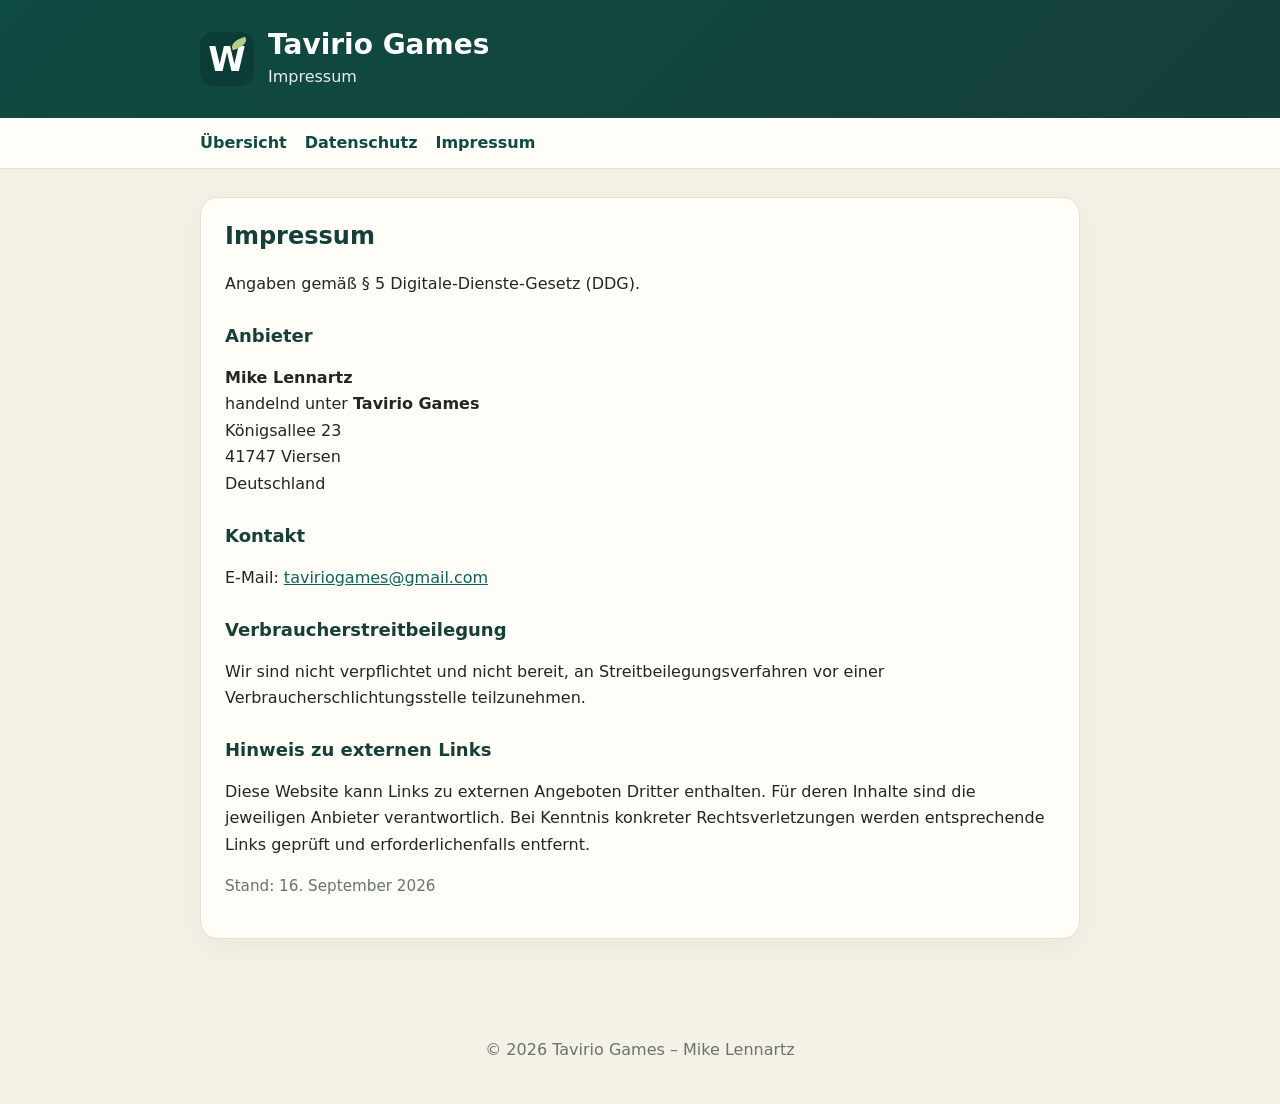
<file: impressum.html>
<!doctype html>
<html lang="de">
<head>
  <meta charset="utf-8">
  <meta name="viewport" content="width=device-width,initial-scale=1">
  <title>Impressum – Tavirio Games / Wortavia</title>
  <meta name="description" content="Impressum von Tavirio Games und Wortavia.">
  <link rel="stylesheet" href="styles.css">
</head>
<body>
  <header><div class="wrap brand"><div class="logo" aria-hidden="true">W</div><div><h1>Tavirio Games</h1><p>Impressum</p></div></div></header>
  <nav><div class="wrap"><a href="index.html">Übersicht</a><a href="datenschutz.html">Datenschutz</a><a href="impressum.html">Impressum</a></div></nav>
  <main class="wrap">
    <section class="card">
      <h2>Impressum</h2>
      <p>Angaben gemäß § 5 Digitale-Dienste-Gesetz (DDG).</p>

      <h3>Anbieter</h3>
      <p><strong>Mike Lennartz</strong><br>
      handelnd unter <strong>Tavirio Games</strong><br>
      Königsallee 23<br>
      41747 Viersen<br>
      Deutschland</p>

      <h3>Kontakt</h3>
      <p>E-Mail: <a href="mailto:taviriogames@gmail.com">taviriogames@gmail.com</a></p>

      <h3>Verbraucherstreitbeilegung</h3>
      <p>Wir sind nicht verpflichtet und nicht bereit, an Streitbeilegungsverfahren vor einer Verbraucherschlichtungsstelle teilzunehmen.</p>

      <h3>Hinweis zu externen Links</h3>
      <p>Diese Website kann Links zu externen Angeboten Dritter enthalten. Für deren Inhalte sind die jeweiligen Anbieter verantwortlich. Bei Kenntnis konkreter Rechtsverletzungen werden entsprechende Links geprüft und erforderlichenfalls entfernt.</p>

      <p class="small">Stand: 16. September 2026</p>
    </section>
  </main>
  <footer><div class="wrap">© 2026 Tavirio Games – Mike Lennartz</div></footer>
</body>
</html>
</file>
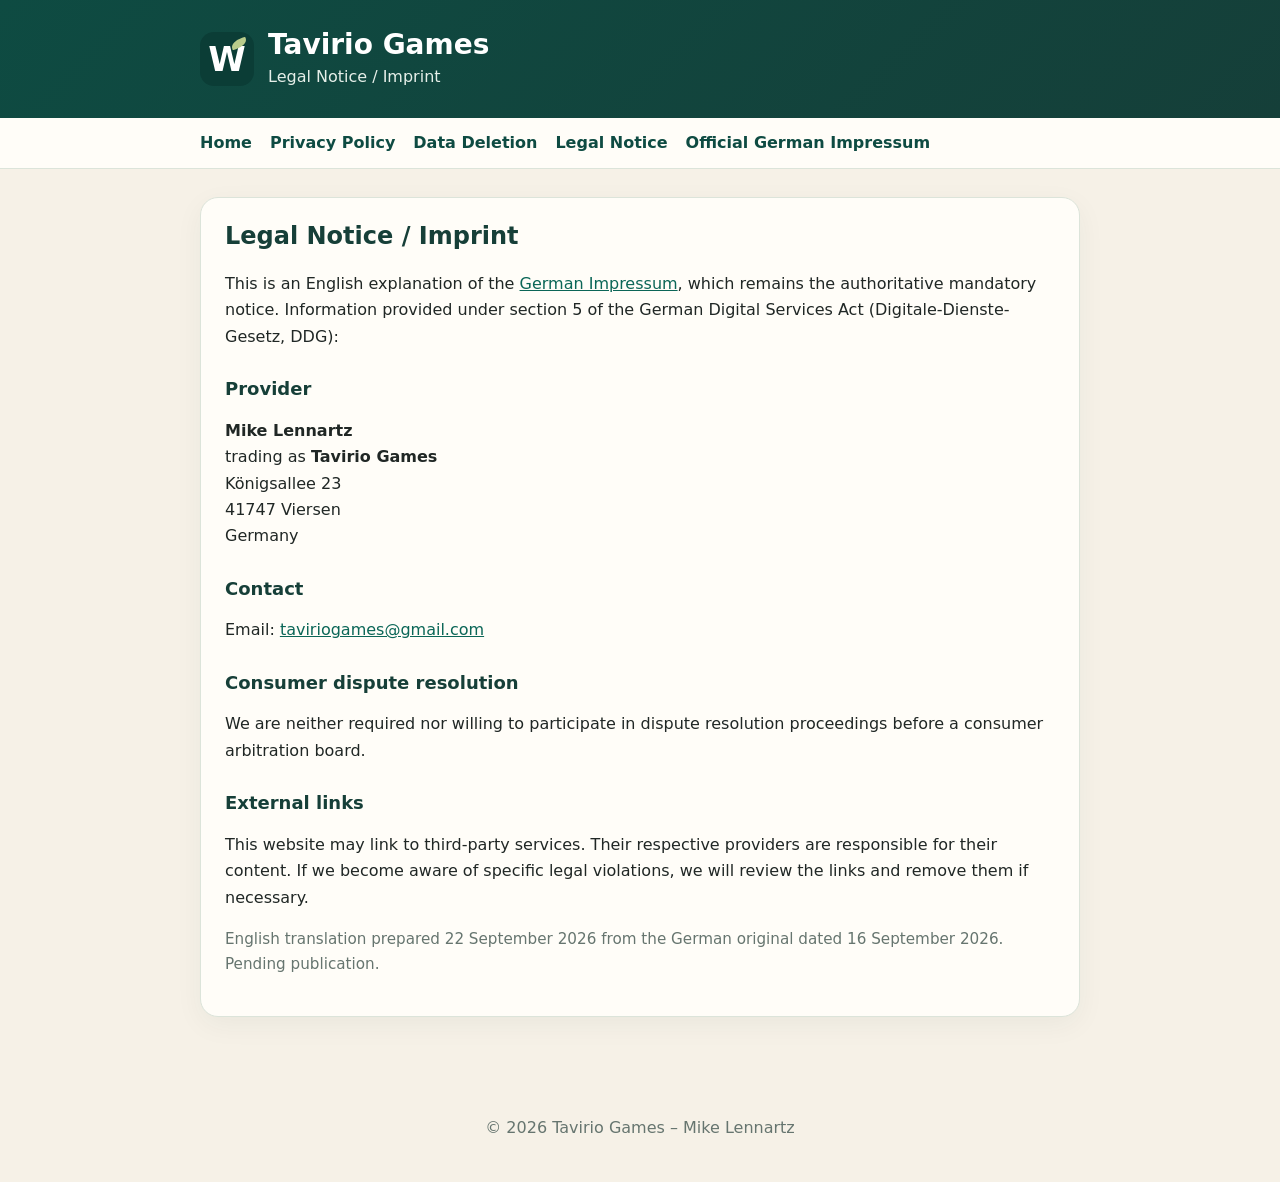
<file: legal-notice-en.html>
<!doctype html>
<html lang="en">
<head><meta charset="utf-8"><meta name="viewport" content="width=device-width,initial-scale=1"><title>Legal Notice / Imprint – Tavirio Games / Wortavia</title><meta name="description" content="Legal notice for Tavirio Games and Wortavia."><link rel="stylesheet" href="styles.css"></head>
<body><header><div class="wrap brand"><div class="logo" aria-hidden="true">W</div><div><h1>Tavirio Games</h1><p>Legal Notice / Imprint</p></div></div></header>
<nav><div class="wrap"><a href="index.html">Home</a><a href="privacy-en.html">Privacy Policy</a><a href="data-deletion-en.html">Data Deletion</a><a href="legal-notice-en.html">Legal Notice</a><a href="impressum.html">Official German Impressum</a></div></nav>
<main class="wrap"><section class="card"><h2>Legal Notice / Imprint</h2>
<p>This is an English explanation of the <a href="impressum.html">German Impressum</a>, which remains the authoritative mandatory notice. Information provided under section 5 of the German Digital Services Act (Digitale-Dienste-Gesetz, DDG):</p>
<h3>Provider</h3><p><strong>Mike Lennartz</strong><br>trading as <strong>Tavirio Games</strong><br>Königsallee 23<br>41747 Viersen<br>Germany</p>
<h3>Contact</h3><p>Email: <a href="mailto:taviriogames@gmail.com">taviriogames@gmail.com</a></p>
<h3>Consumer dispute resolution</h3><p>We are neither required nor willing to participate in dispute resolution proceedings before a consumer arbitration board.</p>
<h3>External links</h3><p>This website may link to third-party services. Their respective providers are responsible for their content. If we become aware of specific legal violations, we will review the links and remove them if necessary.</p>
<p class="small">English translation prepared 22 September 2026 from the German original dated 16 September 2026. Pending publication.</p>
</section></main><footer><div class="wrap">© 2026 Tavirio Games – Mike Lennartz</div></footer></body></html>
</file>
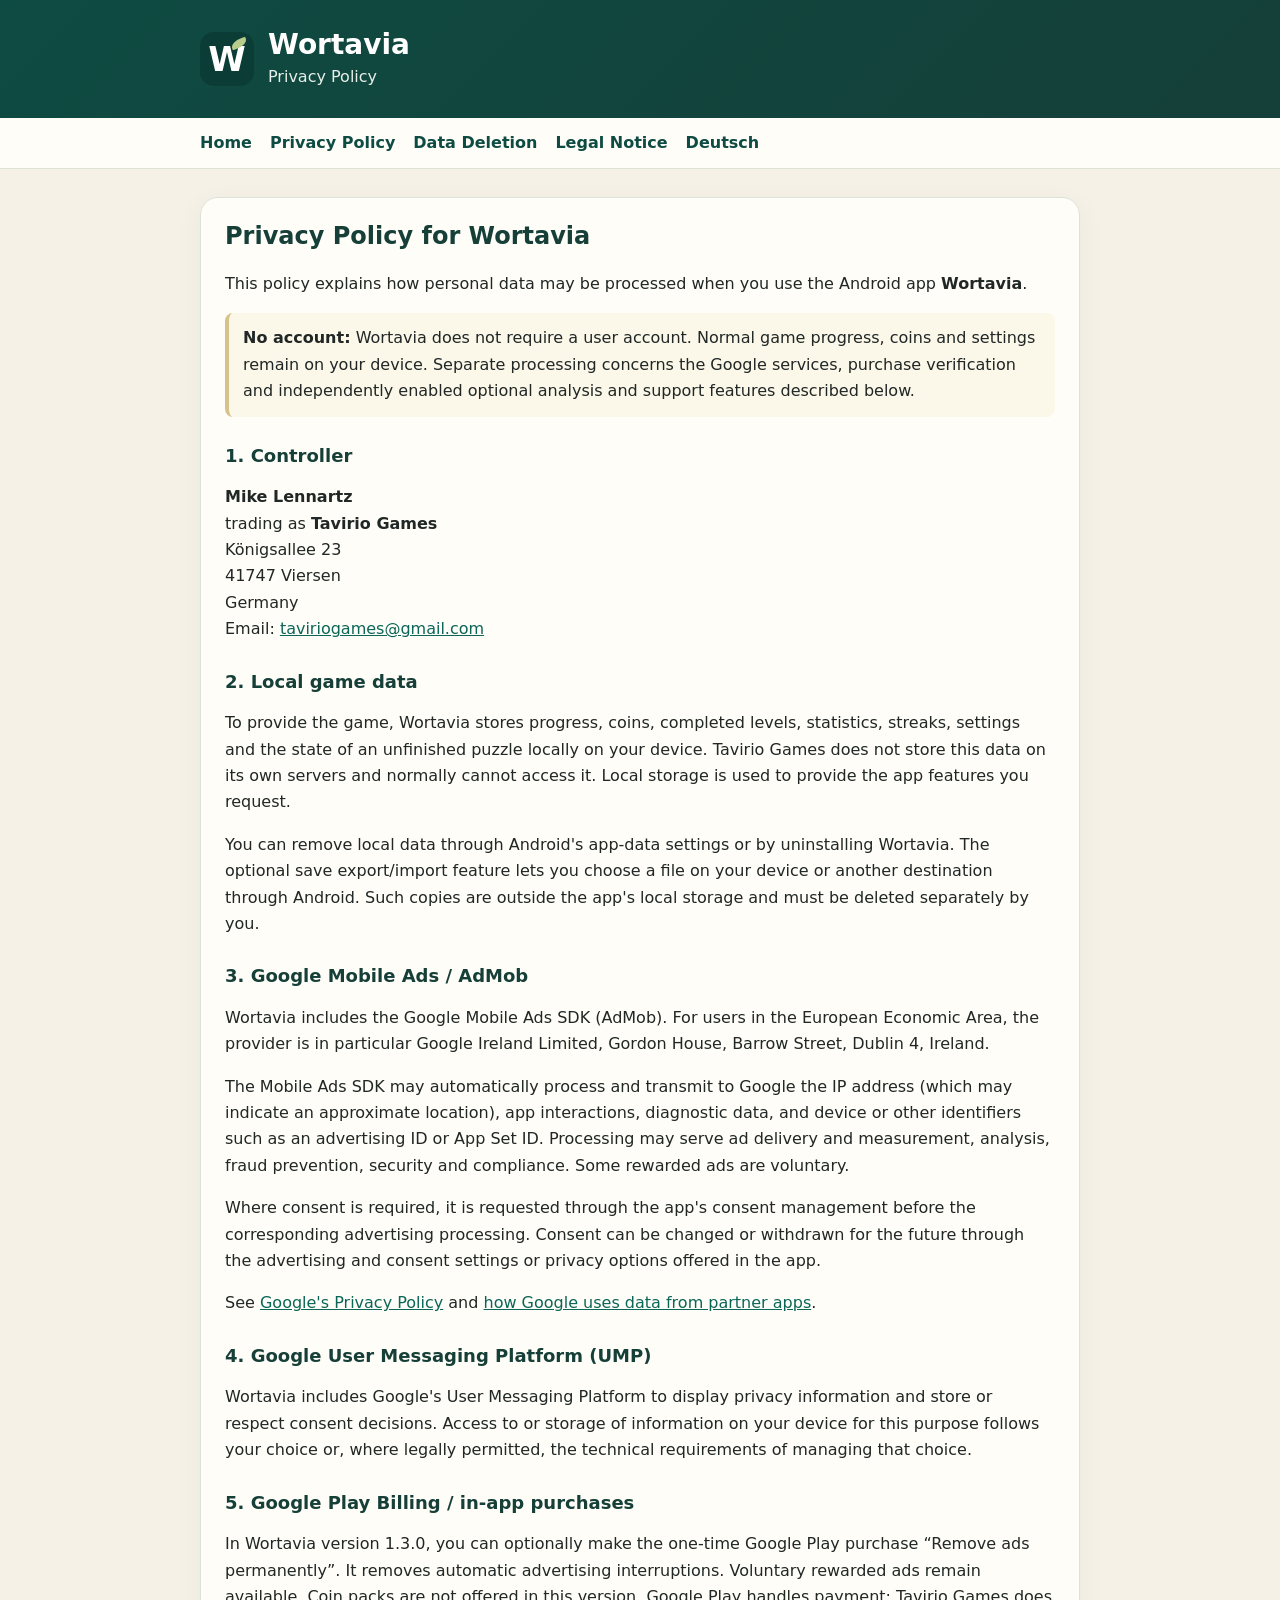
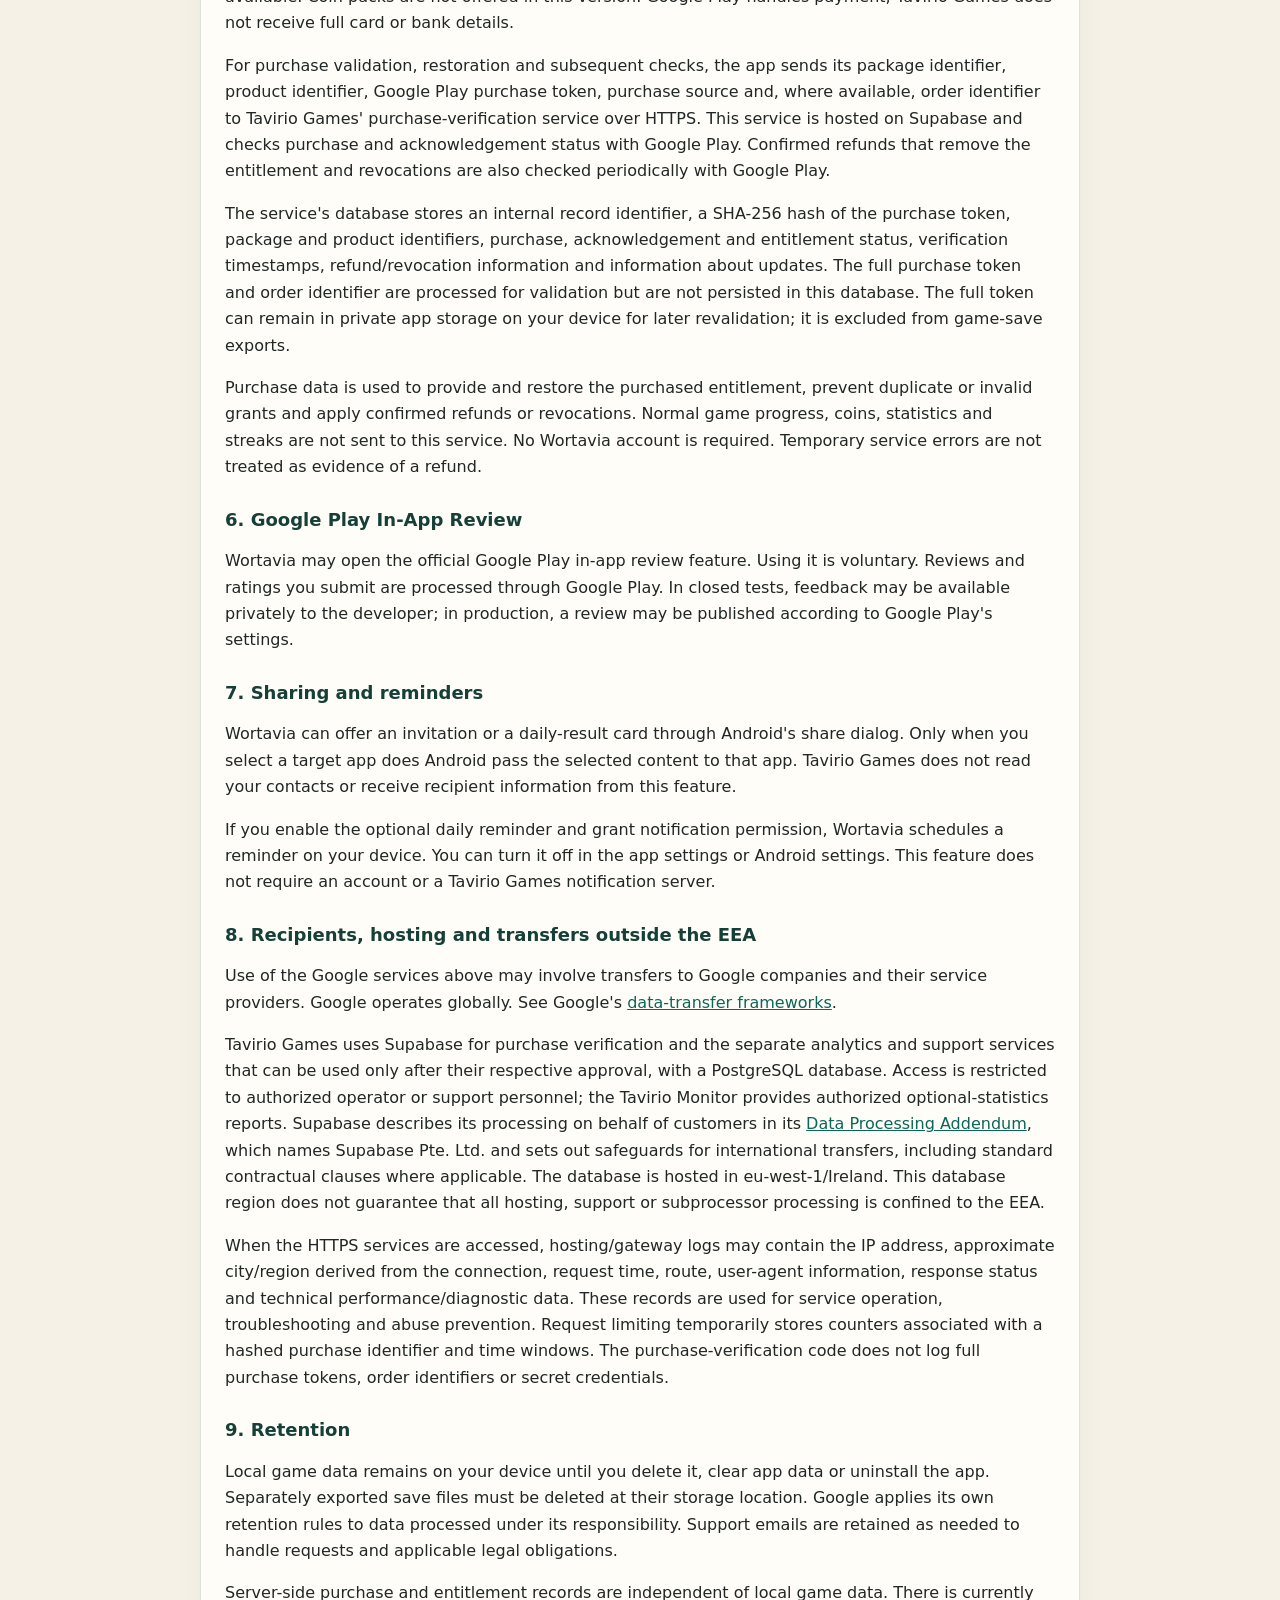
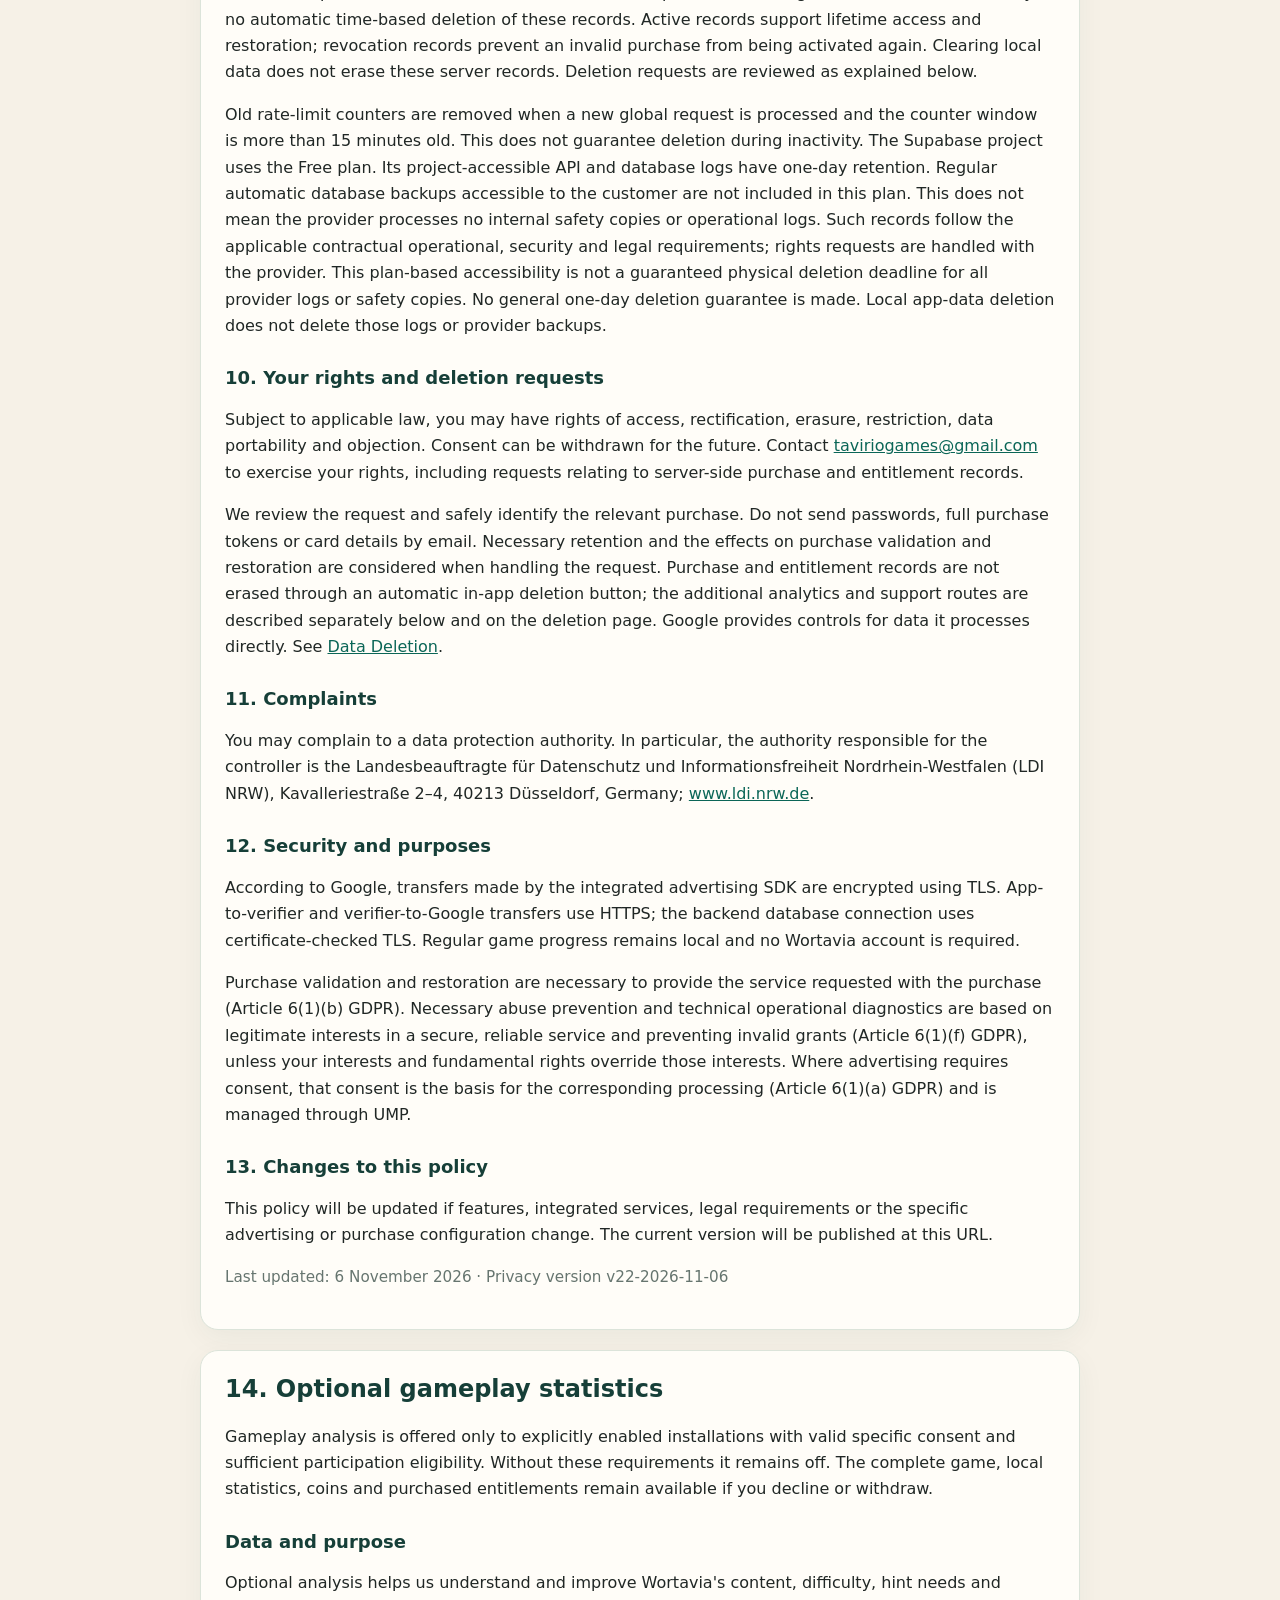
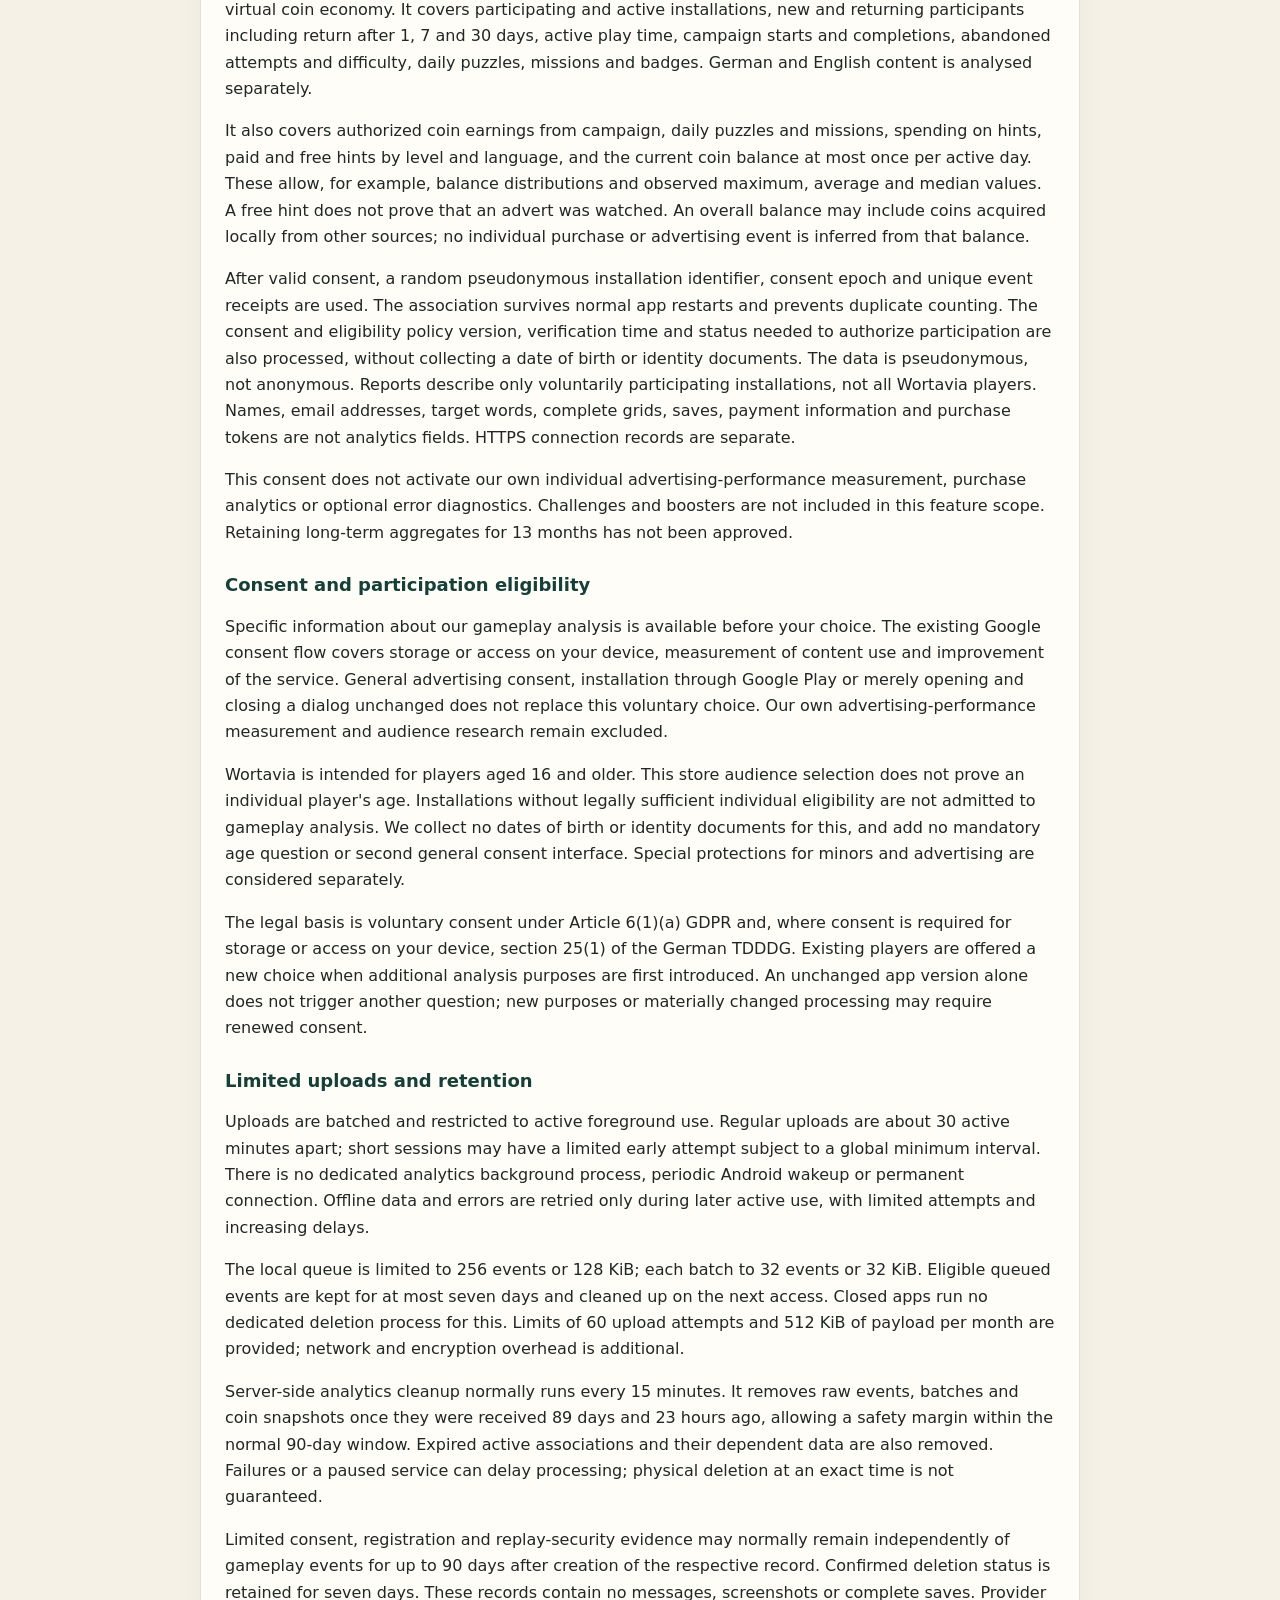
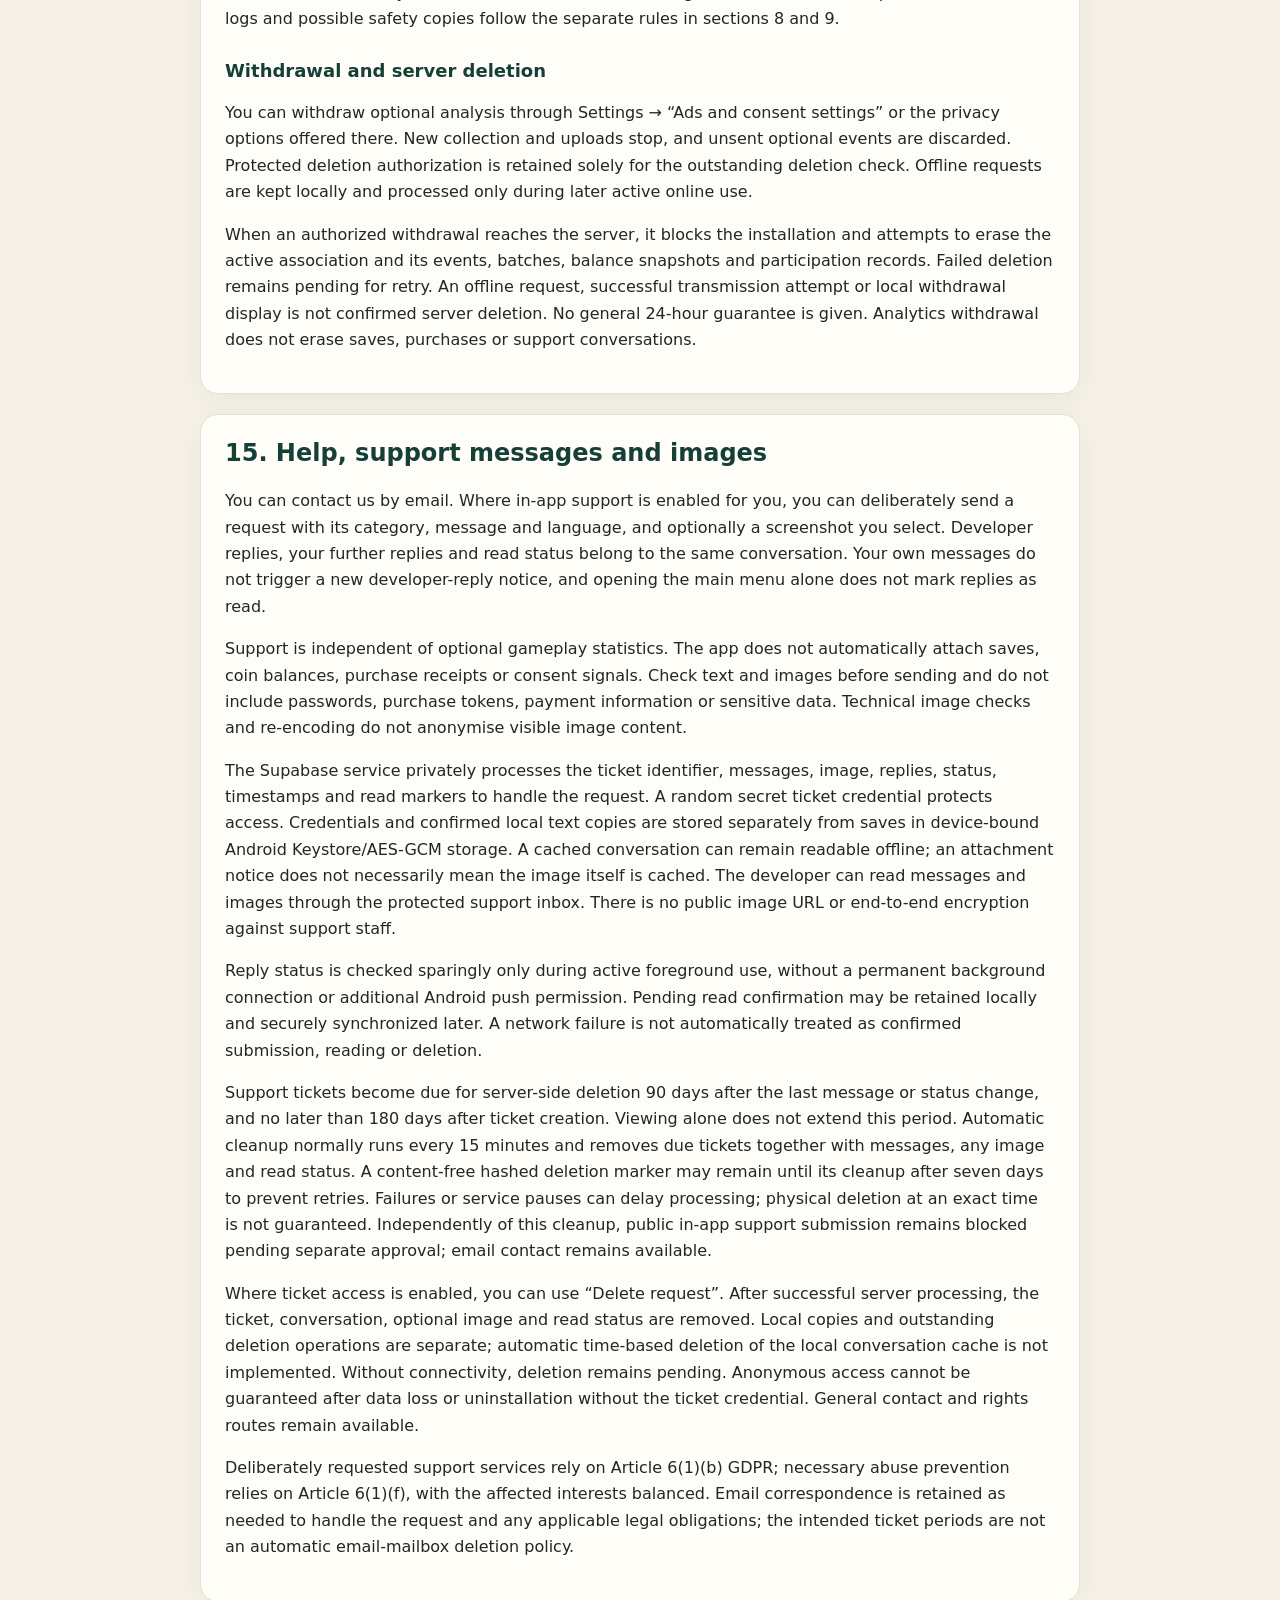
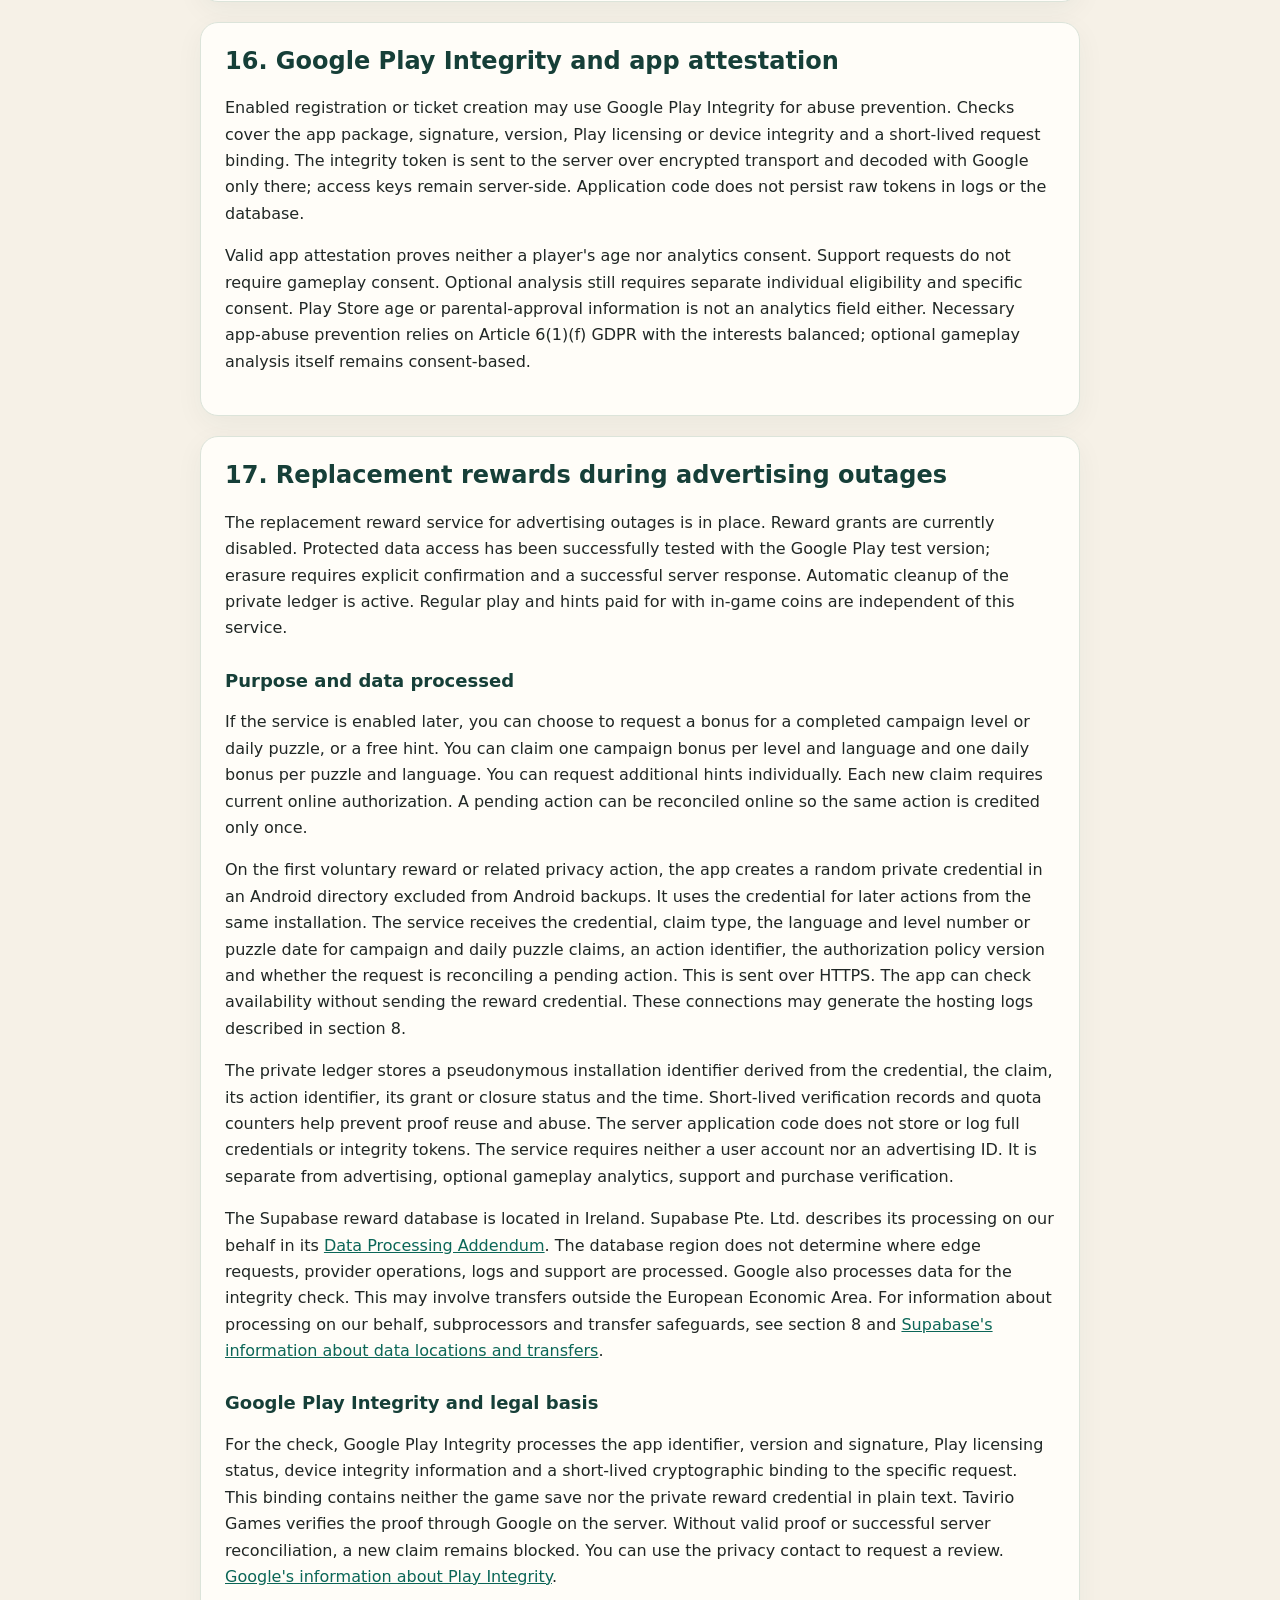
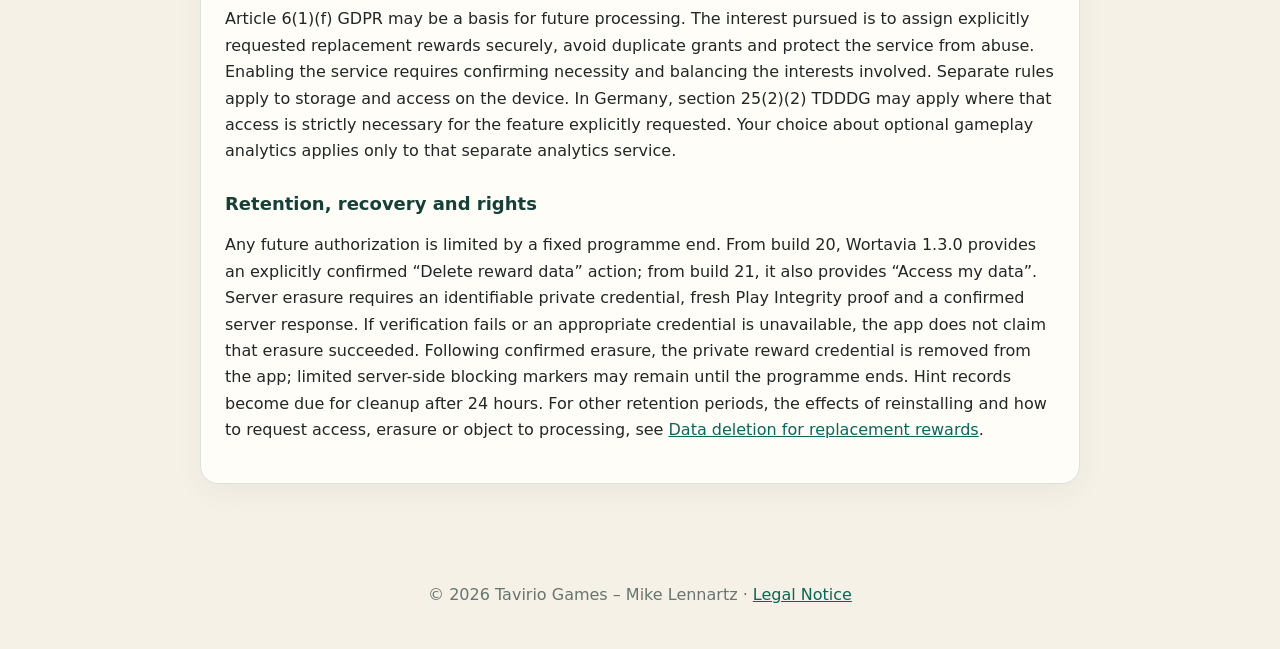
<file: privacy-en.html>
<!doctype html>
<html lang="en">
<head><meta charset="utf-8"><meta name="viewport" content="width=device-width,initial-scale=1">
<title>Privacy Policy – Wortavia</title><meta name="description" content="Privacy policy for Wortavia by Tavirio Games."><link rel="stylesheet" href="styles.css"></head>
<body>
<header><div class="wrap brand"><div class="logo" aria-hidden="true">W</div><div><h1>Wortavia</h1><p>Privacy Policy</p></div></div></header>
<nav><div class="wrap"><a href="index.html">Home</a><a href="privacy-en.html" aria-current="page">Privacy Policy</a><a href="data-deletion-en.html">Data Deletion</a><a href="legal-notice-en.html">Legal Notice</a><a href="datenschutz.html" lang="de" hreflang="de">Deutsch</a></div></nav>
<main class="wrap">
<section class="card">
<h2>Privacy Policy for Wortavia</h2>
<p>This policy explains how personal data may be processed when you use the Android app <strong>Wortavia</strong>.</p>
<div class="notice"><strong>No account:</strong> Wortavia does not require a user account. Normal game progress, coins and settings remain on your device. Separate processing concerns the Google services, purchase verification and independently enabled optional analysis and support features described below.</div>
<h3>1. Controller</h3>
<p><strong>Mike Lennartz</strong><br>trading as <strong>Tavirio Games</strong><br>Königsallee 23<br>41747 Viersen<br>Germany<br>Email: <a href="mailto:taviriogames@gmail.com">taviriogames@gmail.com</a></p>
<h3>2. Local game data</h3>
<p>To provide the game, Wortavia stores progress, coins, completed levels, statistics, streaks, settings and the state of an unfinished puzzle locally on your device. Tavirio Games does not store this data on its own servers and normally cannot access it. Local storage is used to provide the app features you request.</p>
<p>You can remove local data through Android's app-data settings or by uninstalling Wortavia. The optional save export/import feature lets you choose a file on your device or another destination through Android. Such copies are outside the app's local storage and must be deleted separately by you.</p>
<h3>3. Google Mobile Ads / AdMob</h3>
<p>Wortavia includes the Google Mobile Ads SDK (AdMob). For users in the European Economic Area, the provider is in particular Google Ireland Limited, Gordon House, Barrow Street, Dublin 4, Ireland.</p>
<p>The Mobile Ads SDK may automatically process and transmit to Google the IP address (which may indicate an approximate location), app interactions, diagnostic data, and device or other identifiers such as an advertising ID or App Set ID. Processing may serve ad delivery and measurement, analysis, fraud prevention, security and compliance. Some rewarded ads are voluntary.</p>
<p>Where consent is required, it is requested through the app's consent management before the corresponding advertising processing. Consent can be changed or withdrawn for the future through the advertising and consent settings or privacy options offered in the app.</p>
<p>See <a href="https://policies.google.com/privacy?hl=en">Google's Privacy Policy</a> and <a href="https://policies.google.com/technologies/partner-sites?hl=en">how Google uses data from partner apps</a>.</p>
<h3>4. Google User Messaging Platform (UMP)</h3>
<p>Wortavia includes Google's User Messaging Platform to display privacy information and store or respect consent decisions. Access to or storage of information on your device for this purpose follows your choice or, where legally permitted, the technical requirements of managing that choice.</p>
<h3>5. Google Play Billing / in-app purchases</h3>
<p>In Wortavia version 1.3.0, you can optionally make the one-time Google Play purchase “Remove ads permanently”. It removes automatic advertising interruptions. Voluntary rewarded ads remain available. Coin packs are not offered in this version. Google Play handles payment; Tavirio Games does not receive full card or bank details.</p>
<p>For purchase validation, restoration and subsequent checks, the app sends its package identifier, product identifier, Google Play purchase token, purchase source and, where available, order identifier to Tavirio Games' purchase-verification service over HTTPS. This service is hosted on Supabase and checks purchase and acknowledgement status with Google Play. Confirmed refunds that remove the entitlement and revocations are also checked periodically with Google Play.</p>
<p>The service's database stores an internal record identifier, a SHA-256 hash of the purchase token, package and product identifiers, purchase, acknowledgement and entitlement status, verification timestamps, refund/revocation information and information about updates. The full purchase token and order identifier are processed for validation but are not persisted in this database. The full token can remain in private app storage on your device for later revalidation; it is excluded from game-save exports.</p>
<p>Purchase data is used to provide and restore the purchased entitlement, prevent duplicate or invalid grants and apply confirmed refunds or revocations. Normal game progress, coins, statistics and streaks are not sent to this service. No Wortavia account is required. Temporary service errors are not treated as evidence of a refund.</p>
<h3>6. Google Play In-App Review</h3>
<p>Wortavia may open the official Google Play in-app review feature. Using it is voluntary. Reviews and ratings you submit are processed through Google Play. In closed tests, feedback may be available privately to the developer; in production, a review may be published according to Google Play's settings.</p>
<h3>7. Sharing and reminders</h3>
<p>Wortavia can offer an invitation or a daily-result card through Android's share dialog. Only when you select a target app does Android pass the selected content to that app. Tavirio Games does not read your contacts or receive recipient information from this feature.</p>
<p>If you enable the optional daily reminder and grant notification permission, Wortavia schedules a reminder on your device. You can turn it off in the app settings or Android settings. This feature does not require an account or a Tavirio Games notification server.</p>
<h3>8. Recipients, hosting and transfers outside the EEA</h3>
<p>Use of the Google services above may involve transfers to Google companies and their service providers. Google operates globally. See Google's <a href="https://policies.google.com/privacy/frameworks?hl=en">data-transfer frameworks</a>.</p>
<p>Tavirio Games uses Supabase for purchase verification and the separate analytics and support services that can be used only after their respective approval, with a PostgreSQL database. Access is restricted to authorized operator or support personnel; the Tavirio Monitor provides authorized optional-statistics reports. Supabase describes its processing on behalf of customers in its <a href="https://supabase.com/legal/customer-resources/data-processing-addendum">Data Processing Addendum</a>, which names Supabase Pte. Ltd. and sets out safeguards for international transfers, including standard contractual clauses where applicable. The database is hosted in eu-west-1/Ireland. This database region does not guarantee that all hosting, support or subprocessor processing is confined to the EEA.</p>
<p>When the HTTPS services are accessed, hosting/gateway logs may contain the IP address, approximate city/region derived from the connection, request time, route, user-agent information, response status and technical performance/diagnostic data. These records are used for service operation, troubleshooting and abuse prevention. Request limiting temporarily stores counters associated with a hashed purchase identifier and time windows. The purchase-verification code does not log full purchase tokens, order identifiers or secret credentials.</p>
<h3>9. Retention</h3>
<p>Local game data remains on your device until you delete it, clear app data or uninstall the app. Separately exported save files must be deleted at their storage location. Google applies its own retention rules to data processed under its responsibility. Support emails are retained as needed to handle requests and applicable legal obligations.</p>
<p>Server-side purchase and entitlement records are independent of local game data. There is currently no automatic time-based deletion of these records. Active records support lifetime access and restoration; revocation records prevent an invalid purchase from being activated again. Clearing local data does not erase these server records. Deletion requests are reviewed as explained below.</p>
<p>Old rate-limit counters are removed when a new global request is processed and the counter window is more than 15 minutes old. This does not guarantee deletion during inactivity. The Supabase project uses the Free plan. Its project-accessible API and database logs have one-day retention. Regular automatic database backups accessible to the customer are not included in this plan. This does not mean the provider processes no internal safety copies or operational logs. Such records follow the applicable contractual operational, security and legal requirements; rights requests are handled with the provider. This plan-based accessibility is not a guaranteed physical deletion deadline for all provider logs or safety copies. No general one-day deletion guarantee is made. Local app-data deletion does not delete those logs or provider backups.</p>
<h3>10. Your rights and deletion requests</h3>
<p>Subject to applicable law, you may have rights of access, rectification, erasure, restriction, data portability and objection. Consent can be withdrawn for the future. Contact <a href="mailto:taviriogames@gmail.com">taviriogames@gmail.com</a> to exercise your rights, including requests relating to server-side purchase and entitlement records.</p>
<p>We review the request and safely identify the relevant purchase. Do not send passwords, full purchase tokens or card details by email. Necessary retention and the effects on purchase validation and restoration are considered when handling the request. Purchase and entitlement records are not erased through an automatic in-app deletion button; the additional analytics and support routes are described separately below and on the deletion page. Google provides controls for data it processes directly. See <a href="data-deletion-en.html">Data Deletion</a>.</p>
<h3>11. Complaints</h3>
<p>You may complain to a data protection authority. In particular, the authority responsible for the controller is the Landesbeauftragte für Datenschutz und Informationsfreiheit Nordrhein-Westfalen (LDI NRW), Kavalleriestraße 2–4, 40213 Düsseldorf, Germany; <a href="https://www.ldi.nrw.de/">www.ldi.nrw.de</a>.</p>
<h3>12. Security and purposes</h3>
<p>According to Google, transfers made by the integrated advertising SDK are encrypted using TLS. App-to-verifier and verifier-to-Google transfers use HTTPS; the backend database connection uses certificate-checked TLS. Regular game progress remains local and no Wortavia account is required.</p>
<p>Purchase validation and restoration are necessary to provide the service requested with the purchase (Article 6(1)(b) GDPR). Necessary abuse prevention and technical operational diagnostics are based on legitimate interests in a secure, reliable service and preventing invalid grants (Article 6(1)(f) GDPR), unless your interests and fundamental rights override those interests. Where advertising requires consent, that consent is the basis for the corresponding processing (Article 6(1)(a) GDPR) and is managed through UMP.</p>
<h3>13. Changes to this policy</h3>
<p>This policy will be updated if features, integrated services, legal requirements or the specific advertising or purchase configuration change. The current version will be published at this URL.</p>
<p class="small">Last updated: <time datetime="2026-11-06">6 November 2026</time> · Privacy version v22-2026-11-06</p>
</section>    <section class="card" id="gameplay-analysis">
<h2>14. Optional gameplay statistics</h2>
<p>Gameplay analysis is offered only to explicitly enabled installations with valid specific consent and sufficient participation eligibility. Without these requirements it remains off. The complete game, local statistics, coins and purchased entitlements remain available if you decline or withdraw.</p>
<h3>Data and purpose</h3>
<p>Optional analysis helps us understand and improve Wortavia's content, difficulty, hint needs and virtual coin economy. It covers participating and active installations, new and returning participants including return after 1, 7 and 30 days, active play time, campaign starts and completions, abandoned attempts and difficulty, daily puzzles, missions and badges. German and English content is analysed separately.</p>
<p>It also covers authorized coin earnings from campaign, daily puzzles and missions, spending on hints, paid and free hints by level and language, and the current coin balance at most once per active day. These allow, for example, balance distributions and observed maximum, average and median values. A free hint does not prove that an advert was watched. An overall balance may include coins acquired locally from other sources; no individual purchase or advertising event is inferred from that balance.</p>
<p>After valid consent, a random pseudonymous installation identifier, consent epoch and unique event receipts are used. The association survives normal app restarts and prevents duplicate counting. The consent and eligibility policy version, verification time and status needed to authorize participation are also processed, without collecting a date of birth or identity documents. The data is pseudonymous, not anonymous. Reports describe only voluntarily participating installations, not all Wortavia players. Names, email addresses, target words, complete grids, saves, payment information and purchase tokens are not analytics fields. HTTPS connection records are separate.</p>
<p>This consent does not activate our own individual advertising-performance measurement, purchase analytics or optional error diagnostics. Challenges and boosters are not included in this feature scope. Retaining long-term aggregates for 13 months has not been approved.</p>
<h3>Consent and participation eligibility</h3>
<p>Specific information about our gameplay analysis is available before your choice. The existing Google consent flow covers storage or access on your device, measurement of content use and improvement of the service. General advertising consent, installation through Google Play or merely opening and closing a dialog unchanged does not replace this voluntary choice. Our own advertising-performance measurement and audience research remain excluded.</p>
<p>Wortavia is intended for players aged 16 and older. This store audience selection does not prove an individual player's age. Installations without legally sufficient individual eligibility are not admitted to gameplay analysis. We collect no dates of birth or identity documents for this, and add no mandatory age question or second general consent interface. Special protections for minors and advertising are considered separately.</p>
<p>The legal basis is voluntary consent under Article 6(1)(a) GDPR and, where consent is required for storage or access on your device, section 25(1) of the German TDDDG. Existing players are offered a new choice when additional analysis purposes are first introduced. An unchanged app version alone does not trigger another question; new purposes or materially changed processing may require renewed consent.</p>
<h3>Limited uploads and retention</h3>
<p>Uploads are batched and restricted to active foreground use. Regular uploads are about 30 active minutes apart; short sessions may have a limited early attempt subject to a global minimum interval. There is no dedicated analytics background process, periodic Android wakeup or permanent connection. Offline data and errors are retried only during later active use, with limited attempts and increasing delays.</p>
<p>The local queue is limited to 256 events or 128 KiB; each batch to 32 events or 32 KiB. Eligible queued events are kept for at most seven days and cleaned up on the next access. Closed apps run no dedicated deletion process for this. Limits of 60 upload attempts and 512 KiB of payload per month are provided; network and encryption overhead is additional.</p>
<p>Server-side analytics cleanup normally runs every 15 minutes. It removes raw events, batches and coin snapshots once they were received 89 days and 23 hours ago, allowing a safety margin within the normal 90-day window. Expired active associations and their dependent data are also removed. Failures or a paused service can delay processing; physical deletion at an exact time is not guaranteed.</p>
<p>Limited consent, registration and replay-security evidence may normally remain independently of gameplay events for up to 90 days after creation of the respective record. Confirmed deletion status is retained for seven days. These records contain no messages, screenshots or complete saves. Provider logs and possible safety copies follow the separate rules in sections 8 and 9.</p>
<h3>Withdrawal and server deletion</h3>
<p>You can withdraw optional analysis through Settings → “Ads and consent settings” or the privacy options offered there. New collection and uploads stop, and unsent optional events are discarded. Protected deletion authorization is retained solely for the outstanding deletion check. Offline requests are kept locally and processed only during later active online use.</p>
<p>When an authorized withdrawal reaches the server, it blocks the installation and attempts to erase the active association and its events, batches, balance snapshots and participation records. Failed deletion remains pending for retry. An offline request, successful transmission attempt or local withdrawal display is not confirmed server deletion. No general 24-hour guarantee is given. Analytics withdrawal does not erase saves, purchases or support conversations.</p>
</section>
<section class="card" id="support">
<h2>15. Help, support messages and images</h2>
<p>You can contact us by email. Where in-app support is enabled for you, you can deliberately send a request with its category, message and language, and optionally a screenshot you select. Developer replies, your further replies and read status belong to the same conversation. Your own messages do not trigger a new developer-reply notice, and opening the main menu alone does not mark replies as read.</p>
<p>Support is independent of optional gameplay statistics. The app does not automatically attach saves, coin balances, purchase receipts or consent signals. Check text and images before sending and do not include passwords, purchase tokens, payment information or sensitive data. Technical image checks and re-encoding do not anonymise visible image content.</p>
<p>The Supabase service privately processes the ticket identifier, messages, image, replies, status, timestamps and read markers to handle the request. A random secret ticket credential protects access. Credentials and confirmed local text copies are stored separately from saves in device-bound Android Keystore/AES-GCM storage. A cached conversation can remain readable offline; an attachment notice does not necessarily mean the image itself is cached. The developer can read messages and images through the protected support inbox. There is no public image URL or end-to-end encryption against support staff.</p>
<p>Reply status is checked sparingly only during active foreground use, without a permanent background connection or additional Android push permission. Pending read confirmation may be retained locally and securely synchronized later. A network failure is not automatically treated as confirmed submission, reading or deletion.</p>
<p>Support tickets become due for server-side deletion 90 days after the last message or status change, and no later than 180 days after ticket creation. Viewing alone does not extend this period. Automatic cleanup normally runs every 15 minutes and removes due tickets together with messages, any image and read status. A content-free hashed deletion marker may remain until its cleanup after seven days to prevent retries. Failures or service pauses can delay processing; physical deletion at an exact time is not guaranteed. Independently of this cleanup, public in-app support submission remains blocked pending separate approval; email contact remains available.</p>
<p>Where ticket access is enabled, you can use “Delete request”. After successful server processing, the ticket, conversation, optional image and read status are removed. Local copies and outstanding deletion operations are separate; automatic time-based deletion of the local conversation cache is not implemented. Without connectivity, deletion remains pending. Anonymous access cannot be guaranteed after data loss or uninstallation without the ticket credential. General contact and rights routes remain available.</p>
<p>Deliberately requested support services rely on Article 6(1)(b) GDPR; necessary abuse prevention relies on Article 6(1)(f), with the affected interests balanced. Email correspondence is retained as needed to handle the request and any applicable legal obligations; the intended ticket periods are not an automatic email-mailbox deletion policy.</p>
</section>
<section class="card" id="app-attestation">
<h2>16. Google Play Integrity and app attestation</h2>
<p>Enabled registration or ticket creation may use Google Play Integrity for abuse prevention. Checks cover the app package, signature, version, Play licensing or device integrity and a short-lived request binding. The integrity token is sent to the server over encrypted transport and decoded with Google only there; access keys remain server-side. Application code does not persist raw tokens in logs or the database.</p>
<p>Valid app attestation proves neither a player's age nor analytics consent. Support requests do not require gameplay consent. Optional analysis still requires separate individual eligibility and specific consent. Play Store age or parental-approval information is not an analytics field either. Necessary app-abuse prevention relies on Article 6(1)(f) GDPR with the interests balanced; optional gameplay analysis itself remains consent-based.</p>
</section>


<section class="card" id="replacement-rewards">
<h2>17. Replacement rewards during advertising outages</h2>
<p>The replacement reward service for advertising outages is in place. Reward grants are currently disabled. Protected data access has been successfully tested with the Google Play test version; erasure requires explicit confirmation and a successful server response. Automatic cleanup of the private ledger is active. Regular play and hints paid for with in-game coins are independent of this service.</p>
<h3>Purpose and data processed</h3>
<p>If the service is enabled later, you can choose to request a bonus for a completed campaign level or daily puzzle, or a free hint. You can claim one campaign bonus per level and language and one daily bonus per puzzle and language. You can request additional hints individually. Each new claim requires current online authorization. A pending action can be reconciled online so the same action is credited only once.</p>
<p>On the first voluntary reward or related privacy action, the app creates a random private credential in an Android directory excluded from Android backups. It uses the credential for later actions from the same installation. The service receives the credential, claim type, the language and level number or puzzle date for campaign and daily puzzle claims, an action identifier, the authorization policy version and whether the request is reconciling a pending action. This is sent over HTTPS. The app can check availability without sending the reward credential. These connections may generate the hosting logs described in section 8.</p>
<p>The private ledger stores a pseudonymous installation identifier derived from the credential, the claim, its action identifier, its grant or closure status and the time. Short-lived verification records and quota counters help prevent proof reuse and abuse. The server application code does not store or log full credentials or integrity tokens. The service requires neither a user account nor an advertising ID. It is separate from advertising, optional gameplay analytics, support and purchase verification.</p>
<p>The Supabase reward database is located in Ireland. Supabase Pte. Ltd. describes its processing on our behalf in its <a href="https://supabase.com/legal/customer-resources/data-processing-addendum">Data Processing Addendum</a>. The database region does not determine where edge requests, provider operations, logs and support are processed. Google also processes data for the integrity check. This may involve transfers outside the European Economic Area. For information about processing on our behalf, subprocessors and transfer safeguards, see section 8 and <a href="https://supabase.com/legal/privacy-resources/data-residency-and-transfers-faq">Supabase's information about data locations and transfers</a>.</p>
<h3>Google Play Integrity and legal basis</h3>
<p>For the check, Google Play Integrity processes the app identifier, version and signature, Play licensing status, device integrity information and a short-lived cryptographic binding to the specific request. This binding contains neither the game save nor the private reward credential in plain text. Tavirio Games verifies the proof through Google on the server. Without valid proof or successful server reconciliation, a new claim remains blocked. You can use the privacy contact to request a review. <a href="https://developer.android.com/google/play/integrity/terms">Google's information about Play Integrity</a>.</p>
<p>Article 6(1)(f) GDPR may be a basis for future processing. The interest pursued is to assign explicitly requested replacement rewards securely, avoid duplicate grants and protect the service from abuse. Enabling the service requires confirming necessity and balancing the interests involved. Separate rules apply to storage and access on the device. In Germany, section 25(2)(2) TDDDG may apply where that access is strictly necessary for the feature explicitly requested. Your choice about optional gameplay analytics applies only to that separate analytics service.</p>
<h3>Retention, recovery and rights</h3>
<p>Any future authorization is limited by a fixed programme end. From build 20, Wortavia 1.3.0 provides an explicitly confirmed “Delete reward data” action; from build 21, it also provides “Access my data”. Server erasure requires an identifiable private credential, fresh Play Integrity proof and a confirmed server response. If verification fails or an appropriate credential is unavailable, the app does not claim that erasure succeeded. Following confirmed erasure, the private reward credential is removed from the app; limited server-side blocking markers may remain until the programme ends. Hint records become due for cleanup after 24 hours. For other retention periods, the effects of reinstalling and how to request access, erasure or object to processing, see <a href="data-deletion-en.html#replacement-rewards">Data deletion for replacement rewards</a>.</p>
</section>

</main><footer><div class="wrap">© 2026 Tavirio Games – Mike Lennartz · <a href="legal-notice-en.html">Legal Notice</a></div></footer>
</body></html>
</file>
<file: styles.css>
:root{--bg:#f6f1e7;--card:#fffdf8;--text:#163f38;--muted:#66756f;--line:#dce4da;--accent:#0e4b42;--accent2:#d6c28a}*{box-sizing:border-box}html{scroll-behavior:smooth}body{margin:0;font-family:system-ui,-apple-system,BlinkMacSystemFont,"Segoe UI",Roboto,Arial,sans-serif;background:var(--bg);color:#202725;line-height:1.65}header{background:linear-gradient(135deg,#0e4b42,#153f39);color:#fff;padding:28px 20px}.wrap{max-width:920px;margin:0 auto;padding-left:20px;padding-right:20px}.brand{display:flex;gap:14px;align-items:center}.logo{width:54px;height:54px;border-radius:14px;background:#0b3d36;display:flex;align-items:center;justify-content:center;font-size:34px;font-weight:700;color:#fff;position:relative}.logo:after{content:"";position:absolute;width:16px;height:9px;border-radius:80% 10% 80% 10%;background:#b9cc8b;right:7px;top:7px;transform:rotate(-18deg)}header h1{margin:0;font-size:28px;color:#fff}header p{margin:2px 0 0;color:#e6efe9}nav{background:#fffdf8;border-bottom:1px solid var(--line);position:sticky;top:0;z-index:2}nav .wrap{display:flex;gap:18px;padding-top:12px;padding-bottom:12px;flex-wrap:wrap}nav a{color:var(--accent);text-decoration:none;font-weight:650}main{padding-top:28px;padding-bottom:54px}.card{background:var(--card);border:1px solid var(--line);border-radius:18px;padding:24px;margin-bottom:20px;box-shadow:0 8px 28px rgba(22,63,56,.05)}h1,h2,h3{color:var(--text);line-height:1.2}h2{font-size:24px;margin-top:0}h3{font-size:18px;margin-top:28px}a{color:#0b6657}.button{display:inline-block;background:var(--accent);color:#fff;text-decoration:none;padding:10px 14px;border-radius:10px;font-weight:700;margin:4px 8px 4px 0}.button.secondary{background:#e8eee9;color:var(--accent)}.notice{border-left:4px solid var(--accent2);padding:12px 14px;background:#fbf7e9;border-radius:8px}.small{color:var(--muted);font-size:.95rem}footer{padding:24px 0 40px;color:var(--muted);text-align:center}ul{padding-left:22px}@media(max-width:560px){header{padding:22px 14px}.wrap{padding-left:14px;padding-right:14px}.card{padding:19px}.brand{align-items:flex-start}.logo{width:48px;height:48px;font-size:30px}nav .wrap{gap:14px}}
</file>
